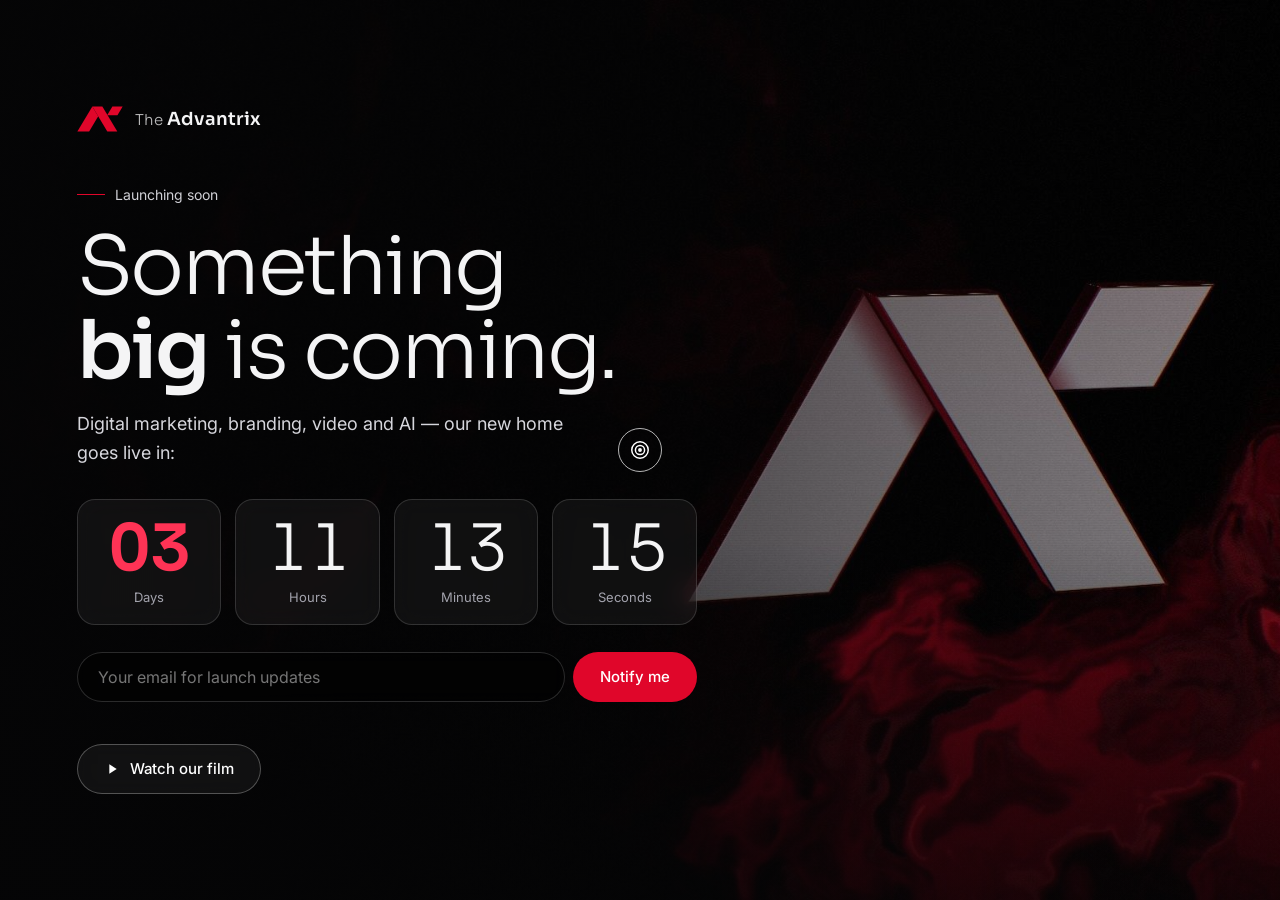
<file: index.html>
<!DOCTYPE html>
<html lang="en">
<head>
<meta charset="utf-8">
<meta name="viewport" content="width=device-width, initial-scale=1">
<title>The Advantrix — Digital Marketing Agency Launching Soon</title>
<meta name="description" content="The Advantrix — digital marketing, branding, video and AI. Launching soon.">
<meta name="theme-color" content="#050506">
<link rel="canonical" href="https://www.theadvantrix.com/">
<link rel="icon" href="favicon.ico" sizes="16x16 32x32 48x48 96x96">
<link rel="icon" href="favicon.svg" type="image/svg+xml" sizes="any">
<link rel="apple-touch-icon" href="assets/images/apple-touch-icon.png" sizes="180x180">

<meta property="og:type" content="website">
<meta property="og:site_name" content="The Advantrix">
<meta property="og:locale" content="en_IN">
<meta property="og:url" content="https://www.theadvantrix.com/">
<meta property="og:title" content="The Advantrix — Digital Marketing Agency Launching Soon">
<meta property="og:description" content="The Advantrix — digital marketing, branding, video and AI. Launching soon.">
<meta property="og:image" content="https://www.theadvantrix.com/assets/images/coming-soon-social.jpg">
<meta property="og:image:type" content="image/jpeg">
<meta property="og:image:width" content="1200">
<meta property="og:image:height" content="630">
<meta property="og:image:alt" content="The Advantrix logo beside the headline ‘Something big is coming.’ and the call to action ‘Watch our film’.">

<meta name="twitter:card" content="summary_large_image">
<meta name="twitter:title" content="The Advantrix — Digital Marketing Agency Launching Soon">
<meta name="twitter:description" content="The Advantrix — digital marketing, branding, video and AI. Launching soon.">
<meta name="twitter:image" content="https://www.theadvantrix.com/assets/images/coming-soon-social.jpg">
<meta name="twitter:image:alt" content="The Advantrix logo beside the headline ‘Something big is coming.’ and the call to action ‘Watch our film’.">

<link rel="preconnect" href="https://fonts.googleapis.com"><link rel="preconnect" href="https://fonts.gstatic.com" crossorigin>
<link href="https://fonts.googleapis.com/css2?family=Sora:wght@300;600&family=Inter:wght@400;500&display=swap" rel="stylesheet">
<link rel="stylesheet" href="assets/css/coming-soon.css">
<script src="assets/js/coming-soon.js" defer></script>
</head>
<body>
<main class="soon">
  <video class="bg" src="assets/videos/hero-loop.mp4" poster="assets/images/hero-loop.jpg" autoplay muted loop playsinline aria-hidden="true"></video>
  <div class="in">
    <div class="brand"><svg viewBox="-390 -216 780 432" aria-hidden="true"><polygon fill="currentColor" points="-384,212 -184,212 -30,-45 -130,-211"/><polygon fill="currentColor" points="210,-211 385,-211 296,-63 121,-63"/><polygon fill="currentColor" points="-130,-211 40,-211 294,212 124,212"/></svg><span><small>The</small> Advantrix</span></div>
    <span class="tag">Launching soon</span>
    <h1>Something <b>big</b> is coming.</h1>
    <p class="lead">Digital marketing, branding, video and AI — our new home goes live in:</p>
    <div class="cd" role="timer" aria-live="off">
      <div><b id="d">10</b><span>Days</span></div>
      <div><b id="h">00</b><span>Hours</span></div>
      <div><b id="m">00</b><span>Minutes</span></div>
      <div><b id="s">00</b><span>Seconds</span></div>
    </div>
    <form id="f" novalidate><label class="sr" for="em">Email for launch updates</label><input id="em" type="email" placeholder="Your email for launch updates" autocomplete="email"><button class="btn" type="submit">Notify me</button></form>
    <p class="msg" id="msg" role="status"></p>
    <div class="extra"><button class="btn line" id="play"><svg viewBox="0 0 24 24" fill="currentColor"><path d="M8 5v14l11-7z"/></svg>Watch our film</button></div>
  </div>
</main>
<dialog id="film"><button id="x" aria-label="Close film">×</button><video id="fv" src="assets/videos/film.mp4" poster="assets/images/film.jpg" controls playsinline preload="none"></video></dialog>
<div id="cur" aria-hidden="true"><div class="ring"></div><div class="ico" id="ci"></div></div>
</body>
</html>
</file>
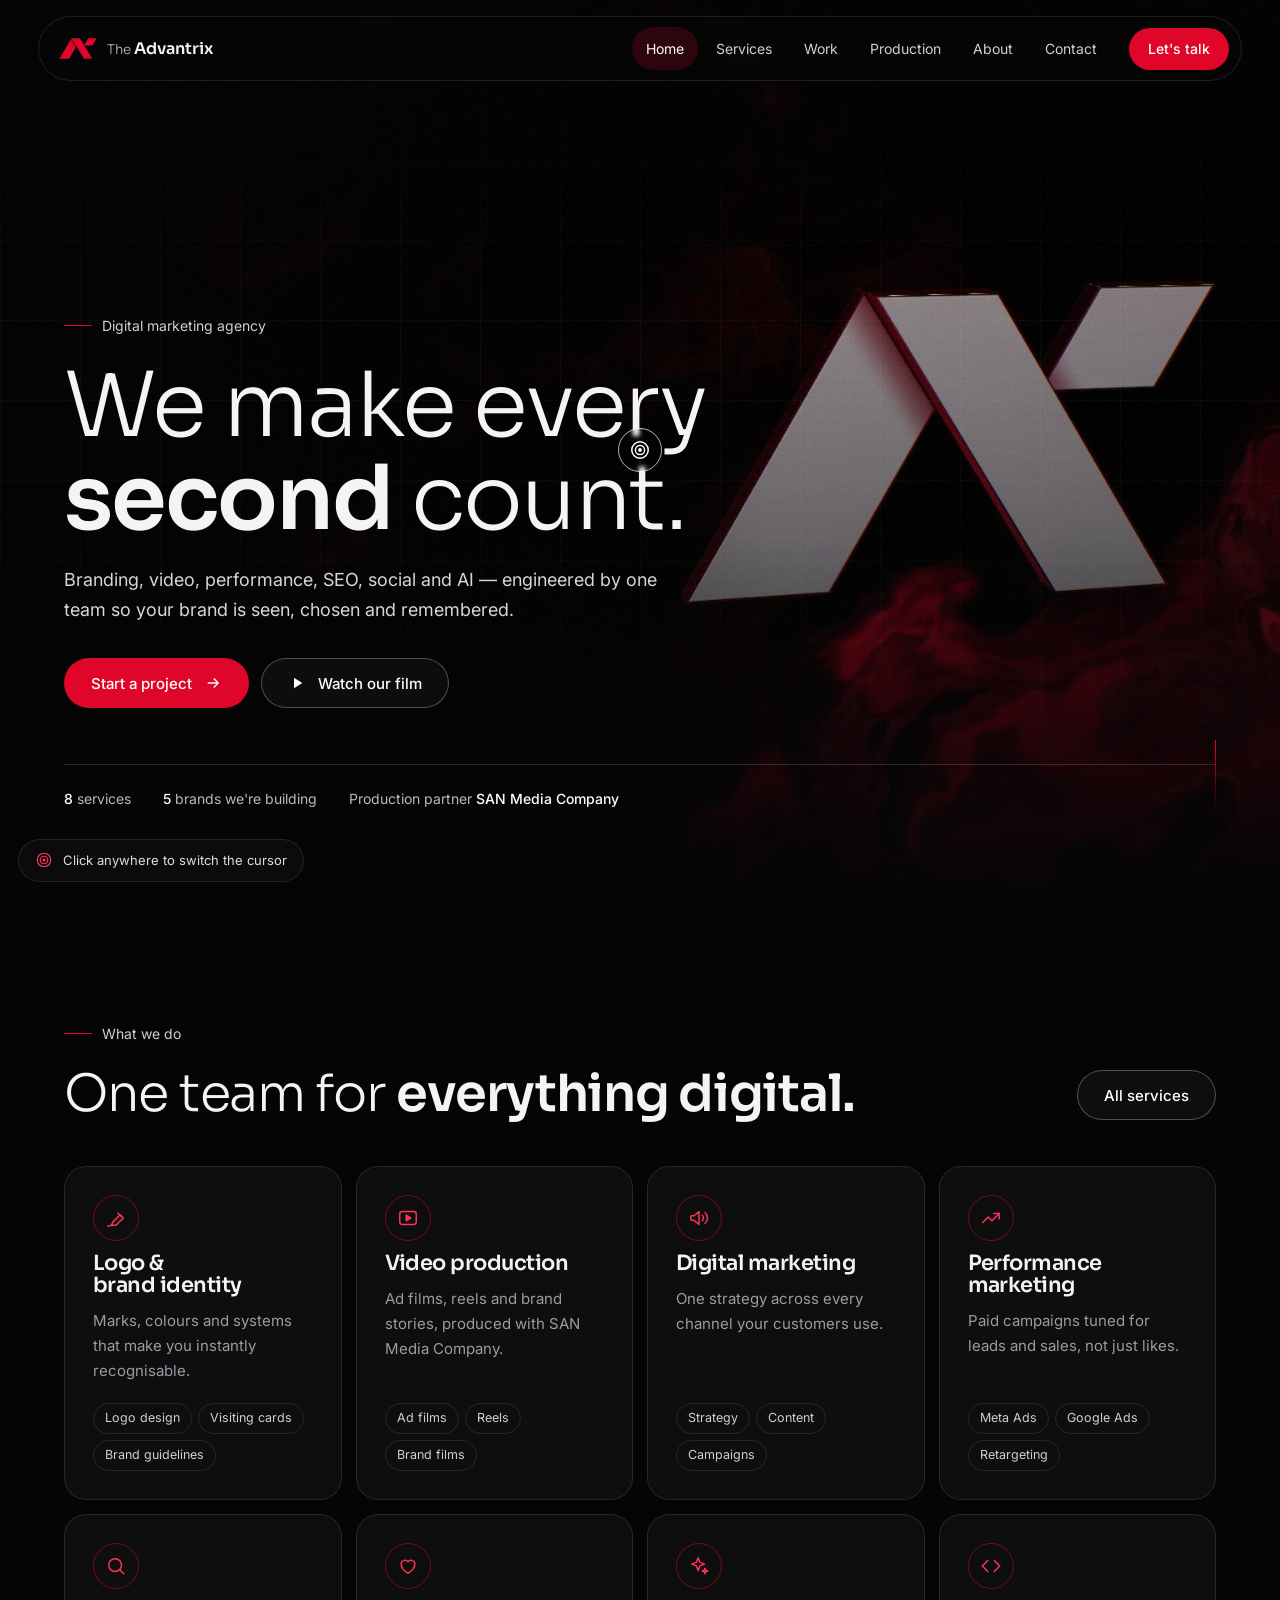
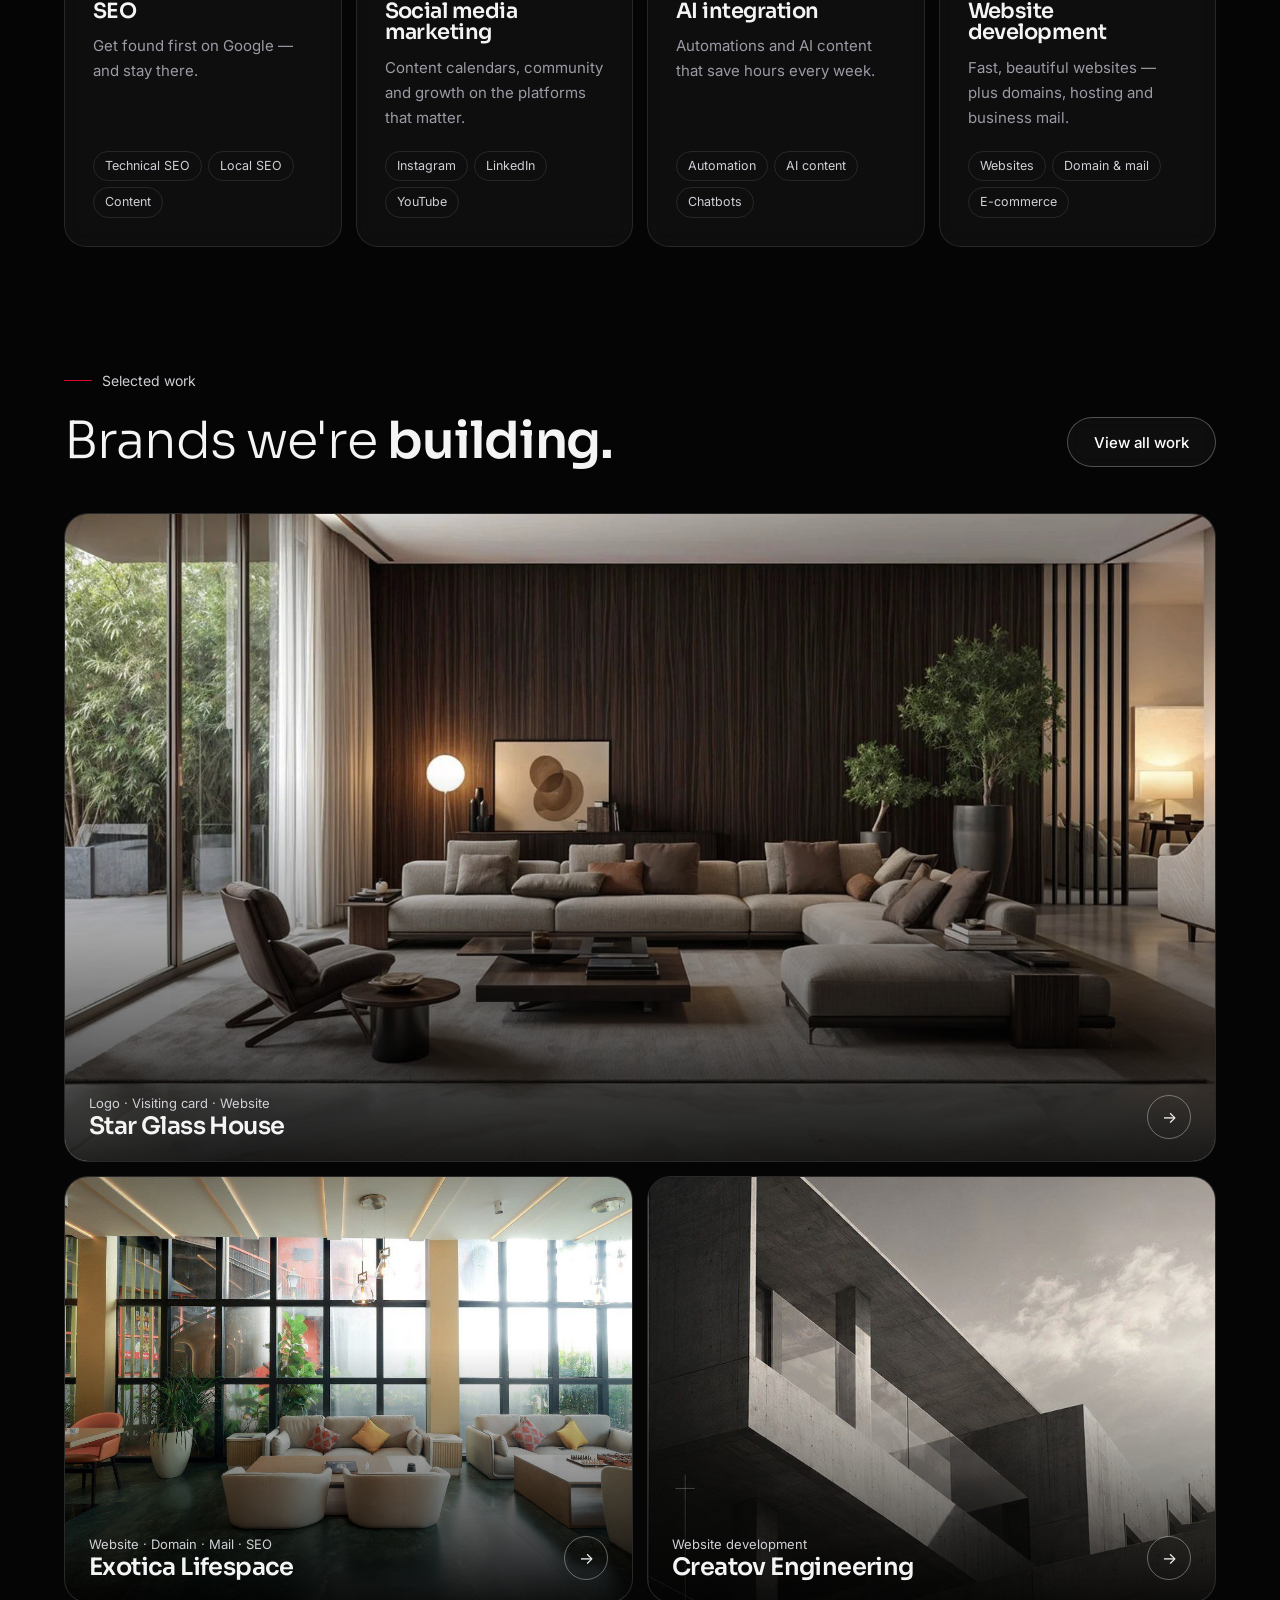
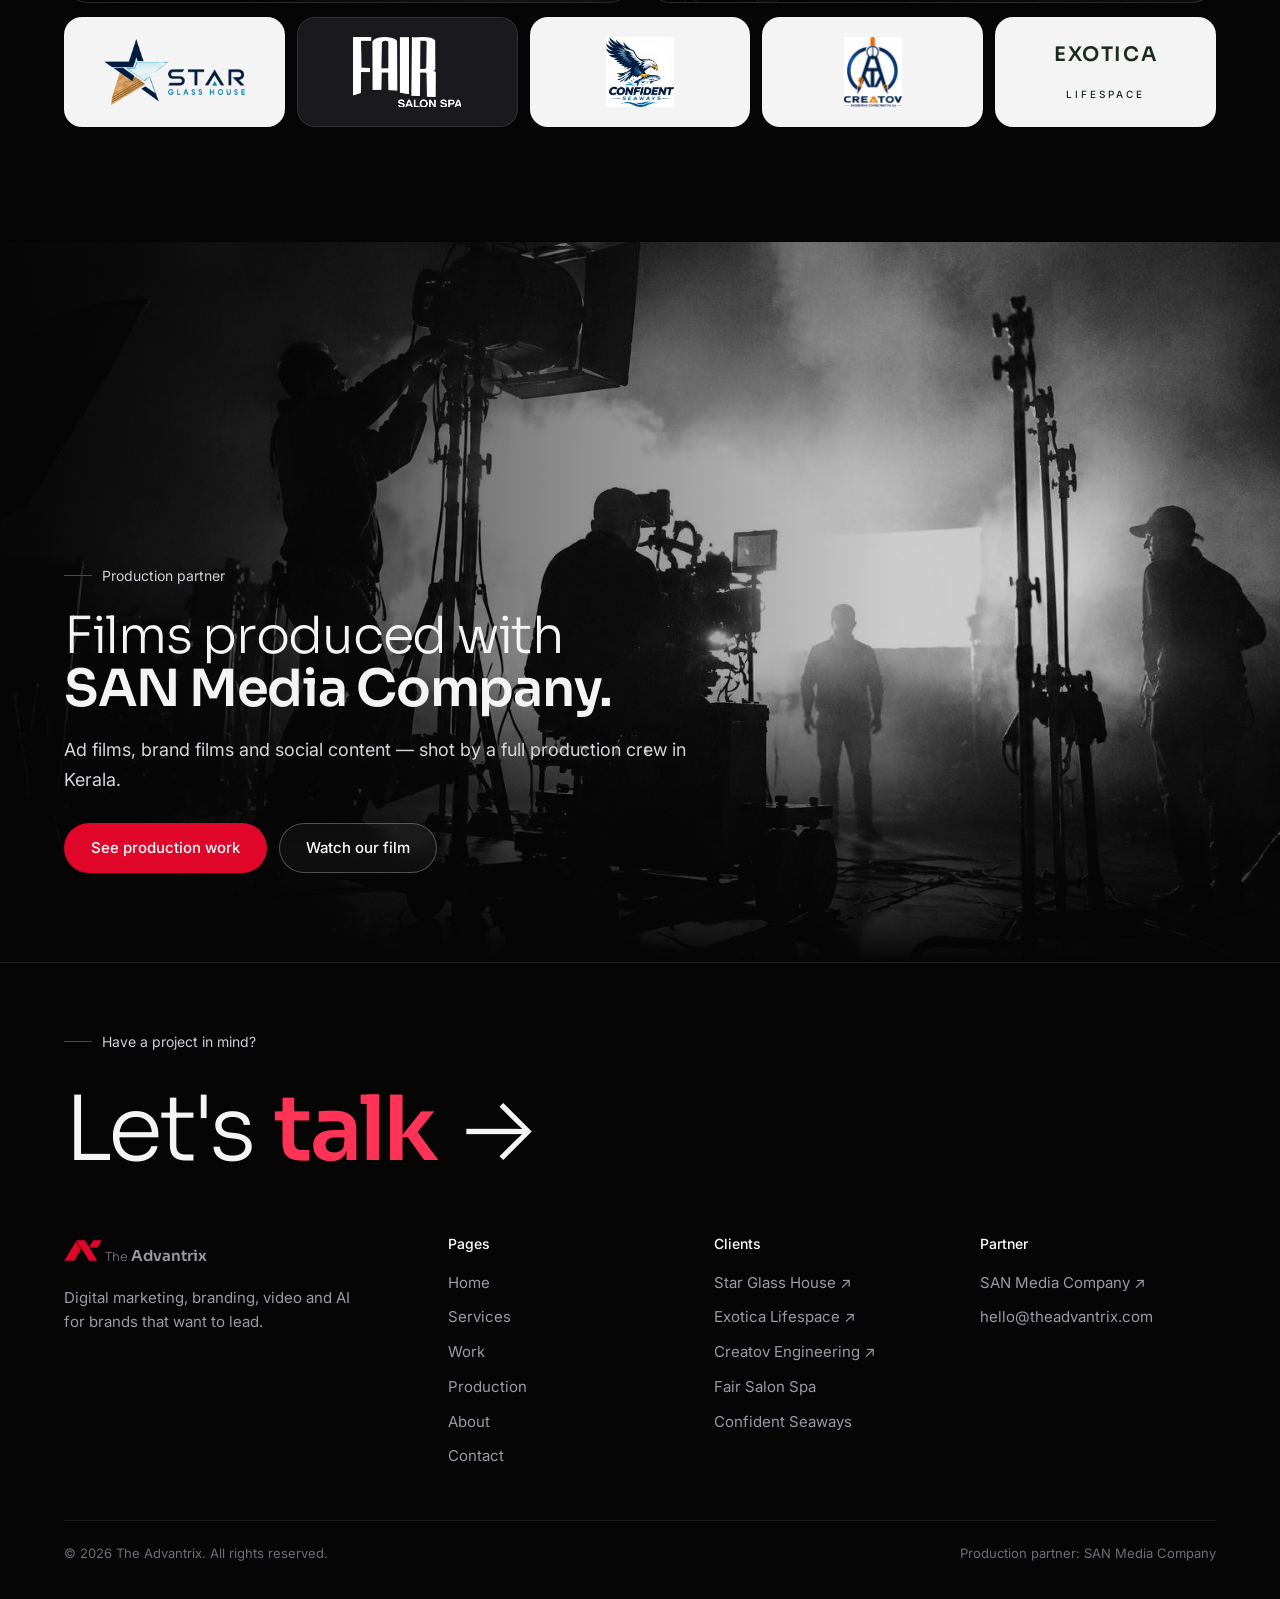
<file: website/index.html>
<!DOCTYPE html>
<html lang="en">

<head>
  <meta charset="utf-8">
  <meta name="viewport" content="width=device-width, initial-scale=1">
  <title>The Advantrix — Digital Marketing Agency</title>
  <meta name="description" content="The Advantrix — digital marketing, branding, video production, SEO, social media, AI integration and website development. Production partner: SAN Media Company.">
  <link rel="preconnect" href="https://fonts.googleapis.com">
  <link rel="preconnect" href="https://fonts.gstatic.com" crossorigin>
  <link
    href="https://fonts.googleapis.com/css2?family=Sora:wght@300;400;600;700&family=Inter:wght@400;500;600&display=swap"
    rel="stylesheet">
  <link rel="stylesheet" href="assets/css/main.css">
  <script src="assets/js/legacy-links.js" defer></script>
  <script src="assets/js/main.js" defer></script>
  <script src="assets/js/film.js" defer></script>
</head>

<body>
  <header class="nav" id="nav">
    <a class="brand" href="index.html" aria-label="The Advantrix — home">
      <img src="assets/images/site/brand-mark.svg" width="38" height="21" alt="">
      <span><small>The</small> Advantrix</span></a>
    <nav class="links" id="links" aria-label="Primary">
      <a href="index.html" class="on" aria-current="page">Home</a>
      <a href="pages/services.html">Services</a>
      <a href="pages/work.html">Work</a>
      <a href="pages/production.html">Production</a>
      <a href="pages/about.html">About</a>
      <a href="pages/contact.html">Contact</a>
    </nav>
    <a class="btn red" href="pages/contact.html">Let's talk</a>
    <button class="menu" id="menu" type="button" aria-label="Menu" aria-controls="links" aria-expanded="false"><svg width="20" height="20"
        viewBox="0 0 24 24" fill="none" stroke="currentColor" stroke-width="1.8" stroke-linecap="round">
        <path d="M4 8h16M4 16h16" />
      </svg></button>
  </header>

  <main class="page" id="home">
    <div class="hero">
      <div class="media"><video src="assets/videos/hero-loop.mp4" poster="assets/images/site/hero-loop.jpg" autoplay muted loop playsinline></video></div>
      <div class="in">
        <span class="tag">Digital marketing agency</span>
        <h1>We make every <b>second</b> count.</h1>
        <p class="lead">Branding, video, performance, SEO, social and AI — engineered by one team so your brand is seen,
          chosen and remembered.</p>
        <div class="cta"><a class="btn red" href="pages/contact.html">Start a project <svg viewBox="0 0 24 24" fill="none"
              stroke="currentColor" stroke-width="1.8">
              <path d="M5 12h14M13 6l6 6-6 6" />
            </svg></a><button class="btn line" type="button" data-film><svg viewBox="0 0 24 24" fill="currentColor">
              <path d="M8 5v14l11-7z" />
            </svg>Watch our film</button></div>
        <div class="meta"><span><b>8</b> services</span><span><b>5</b> brands we're building</span><span>Production
            partner <b>SAN Media Company</b></span></div>
      </div>
      <div class="scroll"></div>
    </div>

    <div class="band">
      <div class="wrap">
        <div class="head rv">
          <div><span class="tag">What we do</span>
            <h2>One team for <b>everything digital.</b></h2>
          </div><a class="btn line" href="pages/services.html">All services</a>
        </div>
        <div class="grid g4" id="svcHome">
          <article class="glass svc rv">
            <div class="ic"><svg viewBox="0 0 24 24" fill="none" stroke="currentColor" stroke-width="1.6"
                stroke-linecap="round" stroke-linejoin="round" aria-hidden="true"><path d="M12 20l8-8-3.5-3.5-8 8L7 20z"/><path d="M14 6.5 17.5 10M3 21l4-1"/></svg></div>
            <h3>Logo &amp; brand identity</h3>
            <p>Marks, colours and systems that make you instantly recognisable.</p>
            <div class="chips"><span>Logo design</span><span>Visiting cards</span><span>Brand guidelines</span></div>
          </article>
          <article class="glass svc rv">
            <div class="ic"><svg viewBox="0 0 24 24" fill="none" stroke="currentColor" stroke-width="1.6"
                stroke-linecap="round" stroke-linejoin="round" aria-hidden="true"><rect x="3" y="5" width="18" height="14" rx="3"/><path d="M10 9v6l5-3z" fill="currentColor"/></svg></div>
            <h3>Video production</h3>
            <p>Ad films, reels and brand stories, produced with SAN Media Company.</p>
            <div class="chips"><span>Ad films</span><span>Reels</span><span>Brand films</span></div>
          </article>
          <article class="glass svc rv">
            <div class="ic"><svg viewBox="0 0 24 24" fill="none" stroke="currentColor" stroke-width="1.6"
                stroke-linecap="round" stroke-linejoin="round" aria-hidden="true"><path d="M3 10.5v3a1 1 0 0 0 1 1h2.5L12 19V5L6.5 9.5H4a1 1 0 0 0-1 1z"/><path d="M15.5 9a4 4 0 0 1 0 6M18.5 6a8 8 0 0 1 0 12"/></svg></div>
            <h3>Digital marketing</h3>
            <p>One strategy across every channel your customers use.</p>
            <div class="chips"><span>Strategy</span><span>Content</span><span>Campaigns</span></div>
          </article>
          <article class="glass svc rv">
            <div class="ic"><svg viewBox="0 0 24 24" fill="none" stroke="currentColor" stroke-width="1.6"
                stroke-linecap="round" stroke-linejoin="round" aria-hidden="true"><path d="M3 17l6-6 4 4 8-8"/><path d="M15 7h6v6"/></svg></div>
            <h3>Performance marketing</h3>
            <p>Paid campaigns tuned for leads and sales, not just likes.</p>
            <div class="chips"><span>Meta Ads</span><span>Google Ads</span><span>Retargeting</span></div>
          </article>
          <article class="glass svc rv">
            <div class="ic"><svg viewBox="0 0 24 24" fill="none" stroke="currentColor" stroke-width="1.6"
                stroke-linecap="round" stroke-linejoin="round" aria-hidden="true"><circle cx="11" cy="11" r="7"/><path d="M20.5 20.5 16 16"/></svg></div>
            <h3>SEO</h3>
            <p>Get found first on Google — and stay there.</p>
            <div class="chips"><span>Technical SEO</span><span>Local SEO</span><span>Content</span></div>
          </article>
          <article class="glass svc rv">
            <div class="ic"><svg viewBox="0 0 24 24" fill="none" stroke="currentColor" stroke-width="1.6"
                stroke-linecap="round" stroke-linejoin="round" aria-hidden="true"><path d="M12 20s-7.5-4.6-7.5-10.2A4.2 4.2 0 0 1 12 7.3a4.2 4.2 0 0 1 7.5 2.5C19.5 15.4 12 20 12 20z"/></svg></div>
            <h3>Social media marketing</h3>
            <p>Content calendars, community and growth on the platforms that matter.</p>
            <div class="chips"><span>Instagram</span><span>LinkedIn</span><span>YouTube</span></div>
          </article>
          <article class="glass svc rv">
            <div class="ic"><svg viewBox="0 0 24 24" fill="none" stroke="currentColor" stroke-width="1.6"
                stroke-linecap="round" stroke-linejoin="round" aria-hidden="true"><path d="M11 3l1.9 5.1L18 10l-5.1 1.9L11 17l-1.9-5.1L4 10l5.1-1.9z"/><path d="M18.5 14.5l.8 2.2 2.2.8-2.2.8-.8 2.2-.8-2.2-2.2-.8 2.2-.8z"/></svg></div>
            <h3>AI integration</h3>
            <p>Automations and AI content that save hours every week.</p>
            <div class="chips"><span>Automation</span><span>AI content</span><span>Chatbots</span></div>
          </article>
          <article class="glass svc rv">
            <div class="ic"><svg viewBox="0 0 24 24" fill="none" stroke="currentColor" stroke-width="1.6"
                stroke-linecap="round" stroke-linejoin="round" aria-hidden="true"><path d="M8.5 6 2.5 12l6 6M15.5 6l6 6-6 6"/></svg></div>
            <h3>Website development</h3>
            <p>Fast, beautiful websites — plus domains, hosting and business mail.</p>
            <div class="chips"><span>Websites</span><span>Domain &amp; mail</span><span>E-commerce</span></div>
          </article>
        </div>
      </div>
    </div>

    <div class="band band-flush-top">
      <div class="wrap">
        <div class="head rv">
          <div><span class="tag">Selected work</span>
            <h2>Brands we're <b>building.</b></h2>
          </div><a class="btn line" href="pages/work.html">View all work</a>
        </div>
        <div class="grid g2">
          <a class="tile big rv" href="pages/projects/starglass.html"><img src="assets/images/projects/starglass/sg-hero.jpg"
              alt="Modern glass-walled living room — Star Glass House">
            <div class="cap">
              <div><small>Logo · Visiting card · Website</small>
                <h3>Star Glass House</h3>
              </div><span class="arr">→</span>
            </div>
          </a>
          <a class="tile rv" href="pages/projects/exotica.html"><img src="assets/images/projects/exotica/ex-detour2.jpg"
              alt="Bright lounge interior by Exotica Lifespace">
            <div class="cap">
              <div><small>Website · Domain · Mail · SEO</small>
                <h3>Exotica Lifespace</h3>
              </div><span class="arr">→</span>
            </div>
          </a>
          <a class="tile rv" href="pages/projects/creatov.html"><img src="assets/images/projects/creatov/cr-architecture.jpg"
              alt="Modern concrete architecture — Creatov Engineering">
            <div class="cap">
              <div><small>Website development</small>
                <h3>Creatov Engineering</h3>
              </div><span class="arr">→</span>
            </div>
          </a>
        </div>
        <div class="logos rv">
          <div class="lg"><img src="assets/images/projects/starglass/logo-starglass.png" alt="Star Glass House logo"></div>
          <div class="lg dark"><img src="assets/images/projects/fair/logo-fair.png" alt="Fair Salon Spa logo"></div>
          <div class="lg"><img src="assets/images/projects/seaways/logo-seaways.jpg" alt="Confident Seaways logo"></div>
          <div class="lg"><img src="assets/images/projects/creatov/logo-creatov.png" alt="Creatov Engineering Consultancy logo"></div>
          <div class="lg word">EXOTICA<small>LIFESPACE</small></div>
        </div>
      </div>
    </div>

    <div class="bleed"><img src="assets/images/production/sm-production.jpg" alt="Film crew on set under studio lights — SAN Media Company">
      <div class="wrap rv"><span class="tag">Production partner</span>
        <h2>Films produced with <b>SAN Media Company.</b></h2>
        <p class="lead">Ad films, brand films and social content — shot by a full production crew
          in Kerala.</p>
        <div class="cta"><a class="btn red"
            href="pages/production.html">See production work</a><button class="btn line" type="button" data-film>Watch our film</button></div>
      </div>
    </div>
  </main>

  <footer>
    <div class="wrap">
      <span class="tag">Have a project in mind?</span><br>
      <a class="big-cta" href="pages/contact.html">Let's <b>talk</b> →</a>
      <div class="foot">
        <div>
          <a class="brand" href="index.html">
            <img src="assets/images/site/brand-mark.svg" width="38" height="21" alt="">
            <span><small>The</small> Advantrix</span></a>
          <p>Digital marketing, branding, video and AI for brands that want to lead.</p>
        </div>
        <div>
          <h4>Pages</h4><a href="index.html">Home</a><a href="pages/services.html">Services</a><a href="pages/work.html">Work</a><a
            href="pages/production.html">Production</a><a href="pages/about.html">About</a><a href="pages/contact.html">Contact</a>
        </div>
        <div>
          <h4>Clients</h4><a href="https://starglasshouse.com/" target="_blank" rel="noopener">Star Glass House ↗</a><a
            href="https://exoticalifespace.com/" target="_blank" rel="noopener">Exotica Lifespace ↗</a><a
            href="https://www.creatovec.com/" target="_blank" rel="noopener">Creatov Engineering ↗</a><a
            href="pages/projects/fair.html">Fair Salon Spa</a><a href="pages/projects/seaways.html">Confident Seaways</a>
        </div>
        <div>
          <h4>Partner</h4><a href="https://sanmediacompany.in/" target="_blank" rel="noopener">SAN Media Company ↗</a><a
            href="pages/contact.html">hello@theadvantrix.com</a>
        </div>
      </div>
      <div class="legal"><span>© 2026 The Advantrix. All rights reserved.</span><span>Production partner: SAN Media
          Company</span></div>
    </div>
  </footer>

  <dialog id="film"><button id="filmx" type="button" aria-label="Close film">×</button><video id="filmv" src="assets/videos/film.mp4"
      poster="assets/images/production/film.jpg" controls playsinline preload="none"></video></dialog>
  <div id="cur" aria-hidden="true">
    <div class="ring"></div>
    <div class="ico" id="curi"></div>
    <div class="lbl" id="curl"></div>
  </div>
  <div class="hint" id="hint"><i id="hinti"></i>Click anywhere to switch the cursor</div>
</body>

</html>
</file>
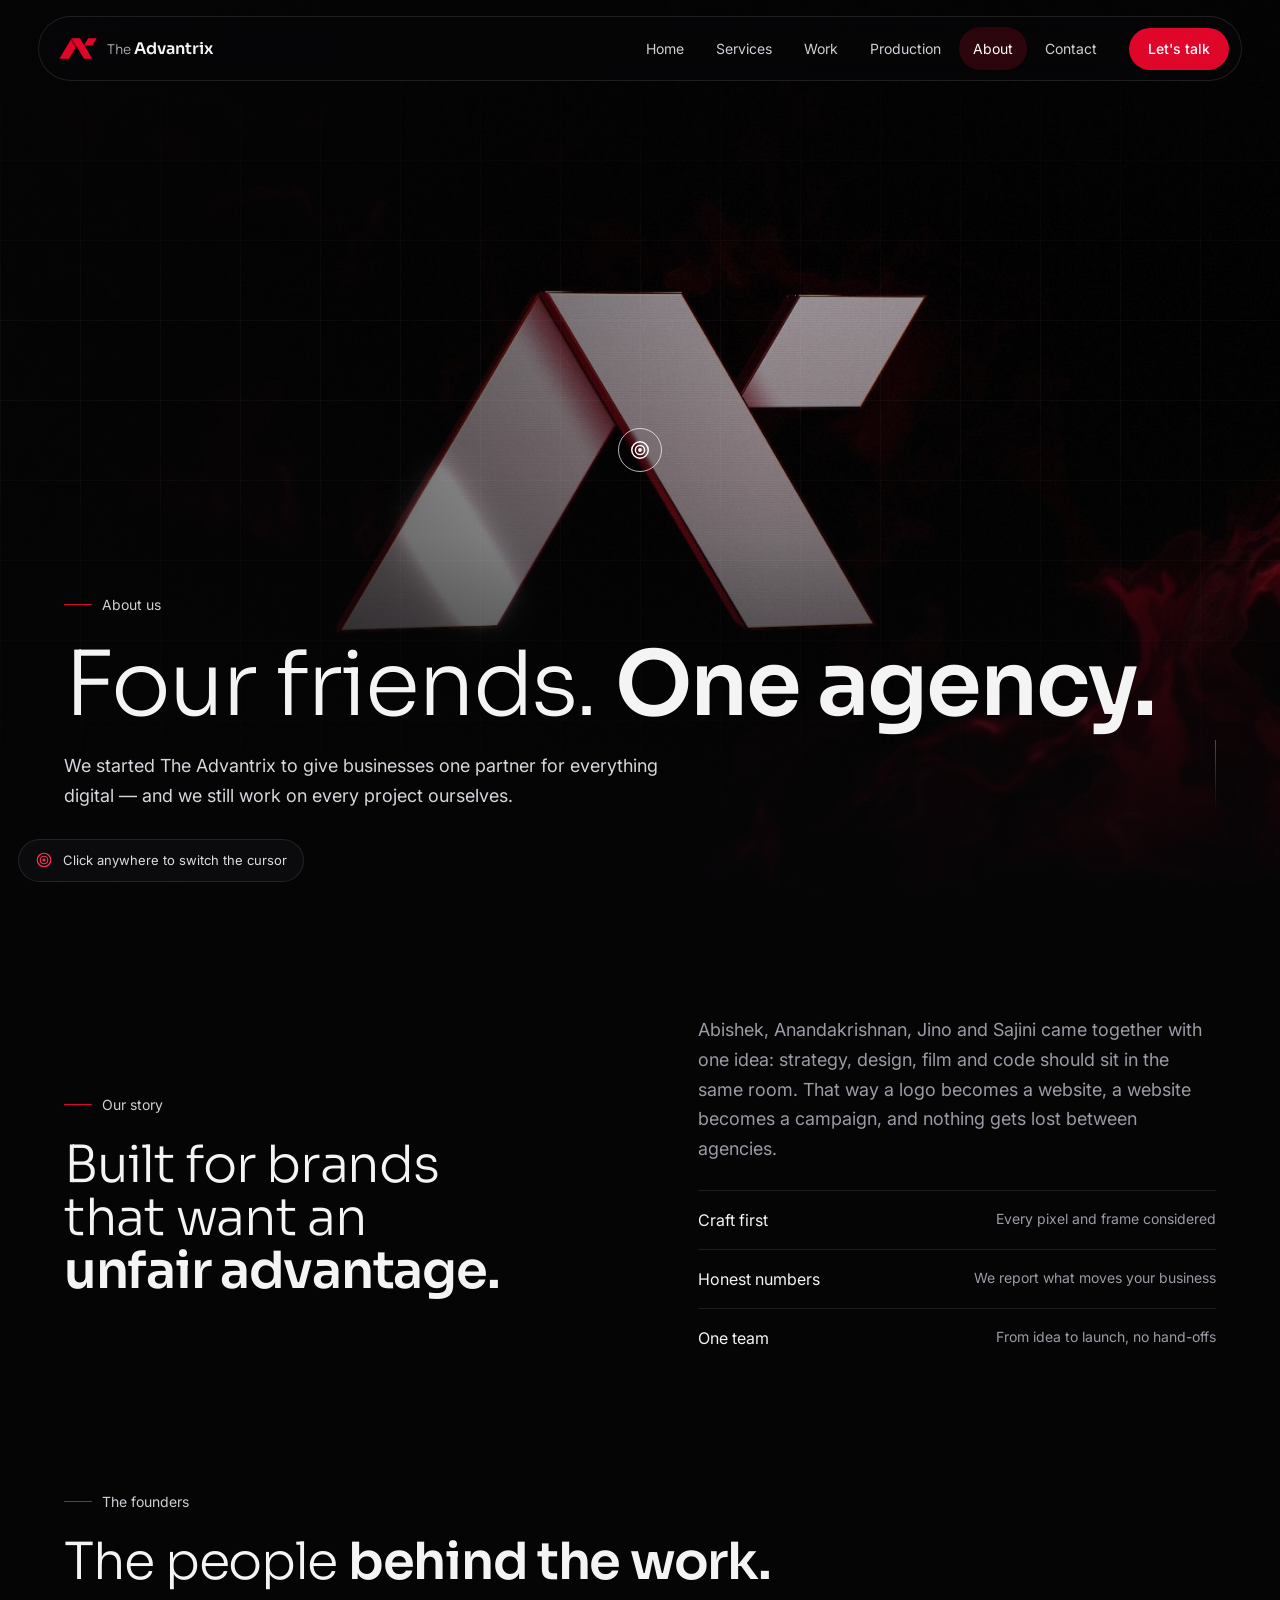
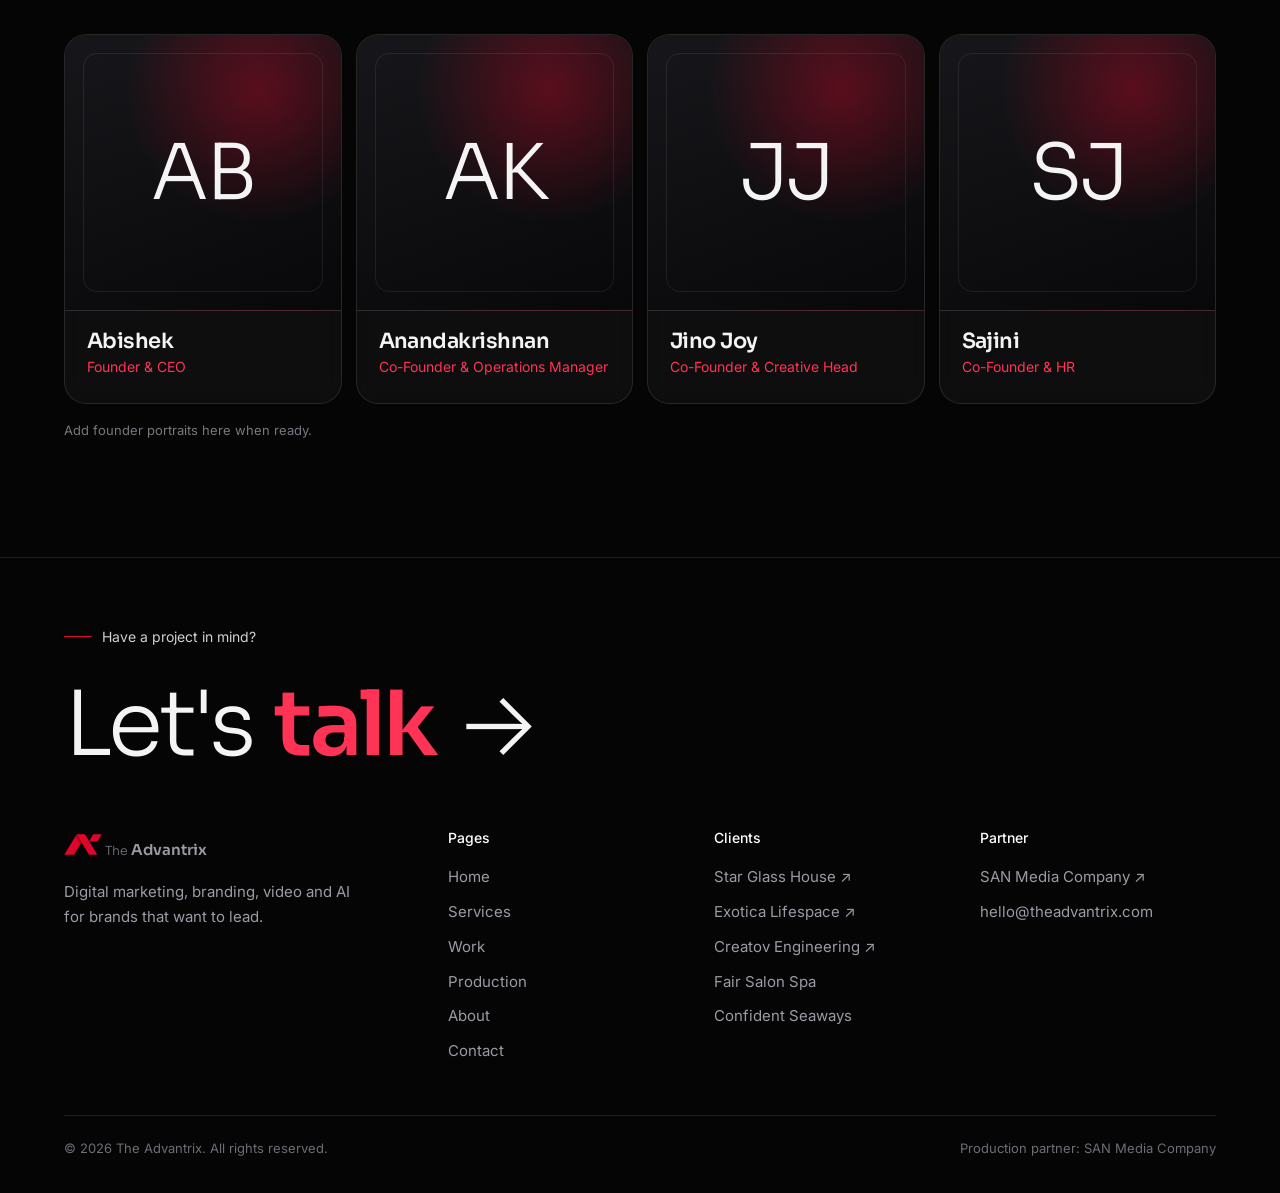
<file: pages/about.html>
<!DOCTYPE html>
<html lang="en">

<head>
  <meta charset="utf-8">
  <meta name="viewport" content="width=device-width, initial-scale=1">
  <title>About — The Advantrix</title>
  <meta name="description" content="Meet the four founders behind The Advantrix, a digital marketing agency that brings strategy, design, film and code together.">
  <link rel="preconnect" href="https://fonts.googleapis.com">
  <link rel="preconnect" href="https://fonts.gstatic.com" crossorigin>
  <link
    href="https://fonts.googleapis.com/css2?family=Sora:wght@300;400;600;700&family=Inter:wght@400;500;600&display=swap"
    rel="stylesheet">
  <link rel="stylesheet" href="../assets/css/main.css">
  <link rel="stylesheet" href="../assets/css/about.css">
  <script src="../assets/js/main.js" defer></script>
</head>

<body>
  <header class="nav" id="nav">
    <a class="brand" href="../index.html" aria-label="The Advantrix — home">
      <img src="../assets/images/site/brand-mark.svg" width="38" height="21" alt="">
      <span><small>The</small> Advantrix</span></a>
    <nav class="links" id="links" aria-label="Primary">
      <a href="../index.html">Home</a>
      <a href="services.html">Services</a>
      <a href="work.html">Work</a>
      <a href="production.html">Production</a>
      <a href="about.html" class="on" aria-current="page">About</a>
      <a href="contact.html">Contact</a>
    </nav>
    <a class="btn red" href="contact.html">Let's talk</a>
    <button class="menu" id="menu" type="button" aria-label="Menu" aria-controls="links" aria-expanded="false"><svg width="20" height="20"
        viewBox="0 0 24 24" fill="none" stroke="currentColor" stroke-width="1.8" stroke-linecap="round">
        <path d="M4 8h16M4 16h16" />
      </svg></button>
  </header>

  <main class="page">
    <div class="hero">
      <div class="media"><img src="../assets/images/site/about-hero.jpg" alt="The Advantrix mark in glossy 3D"></div>
      <div class="in"><span class="tag">About us</span>
        <h1>Four friends. <b>One agency.</b></h1>
        <p class="lead">We started The Advantrix to give businesses one partner for everything digital — and we still
          work on every project ourselves.</p>
      </div>
      <div class="scroll"></div>
    </div>
    <div class="band">
      <div class="wrap split">
        <div class="rv"><span class="tag">Our story</span>
          <h2>Built for brands that want an <b>unfair advantage.</b></h2>
        </div>
        <div class="rv">
          <p class="lead story-intro">Abishek, Anandakrishnan, Jino and Sajini came together with one idea:
            strategy, design, film and code should sit in the same room. That way a logo becomes a website, a website
            becomes a campaign, and nothing gets lost between agencies.</p>
          <ul class="list">
            <li>Craft first <span>Every pixel and frame considered</span></li>
            <li>Honest numbers <span>We report what moves your business</span></li>
            <li>One team <span>From idea to launch, no hand-offs</span></li>
          </ul>
        </div>
      </div>
    </div>
    <div class="band band-flush-top">
      <div class="wrap">
        <div class="head rv">
          <div><span class="tag">The founders</span>
            <h2>The people <b>behind the work.</b></h2>
          </div>
        </div>
        <div class="grid g4" id="team">
          <article class="glass mem rv">
            <div class="mono"><b>AB</b></div>
            <div class="t"><h3>Abishek</h3><span>Founder &amp; CEO</span></div>
          </article>
          <article class="glass mem rv">
            <div class="mono"><b>AK</b></div>
            <div class="t"><h3>Anandakrishnan</h3><span>Co-Founder &amp; Operations Manager</span></div>
          </article>
          <article class="glass mem rv">
            <div class="mono"><b>JJ</b></div>
            <div class="t"><h3>Jino Joy</h3><span>Co-Founder &amp; Creative Head</span></div>
          </article>
          <article class="glass mem rv">
            <div class="mono"><b>SJ</b></div>
            <div class="t"><h3>Sajini</h3><span>Co-Founder &amp; HR</span></div>
          </article>
        </div>
        <p class="note">Add founder portraits here when ready.</p>
      </div>
    </div>
  </main>

  <footer>
    <div class="wrap">
      <span class="tag">Have a project in mind?</span><br>
      <a class="big-cta" href="contact.html">Let's <b>talk</b> →</a>
      <div class="foot">
        <div>
          <a class="brand" href="../index.html">
            <img src="../assets/images/site/brand-mark.svg" width="38" height="21" alt="">
            <span><small>The</small> Advantrix</span></a>
          <p>Digital marketing, branding, video and AI for brands that want to lead.</p>
        </div>
        <div>
          <h4>Pages</h4><a href="../index.html">Home</a><a href="services.html">Services</a><a href="work.html">Work</a><a
            href="production.html">Production</a><a href="about.html">About</a><a href="contact.html">Contact</a>
        </div>
        <div>
          <h4>Clients</h4><a href="https://starglasshouse.com/" target="_blank" rel="noopener">Star Glass House ↗</a><a
            href="https://exoticalifespace.com/" target="_blank" rel="noopener">Exotica Lifespace ↗</a><a
            href="https://www.creatovec.com/" target="_blank" rel="noopener">Creatov Engineering ↗</a><a
            href="projects/fair.html">Fair Salon Spa</a><a href="projects/seaways.html">Confident Seaways</a>
        </div>
        <div>
          <h4>Partner</h4><a href="https://sanmediacompany.in/" target="_blank" rel="noopener">SAN Media Company ↗</a><a
            href="contact.html">hello@theadvantrix.com</a>
        </div>
      </div>
      <div class="legal"><span>© 2026 The Advantrix. All rights reserved.</span><span>Production partner: SAN Media
          Company</span></div>
    </div>
  </footer>

  <div id="cur" aria-hidden="true">
    <div class="ring"></div>
    <div class="ico" id="curi"></div>
    <div class="lbl" id="curl"></div>
  </div>
  <div class="hint" id="hint"><i id="hinti"></i>Click anywhere to switch the cursor</div>
</body>

</html>
</file>
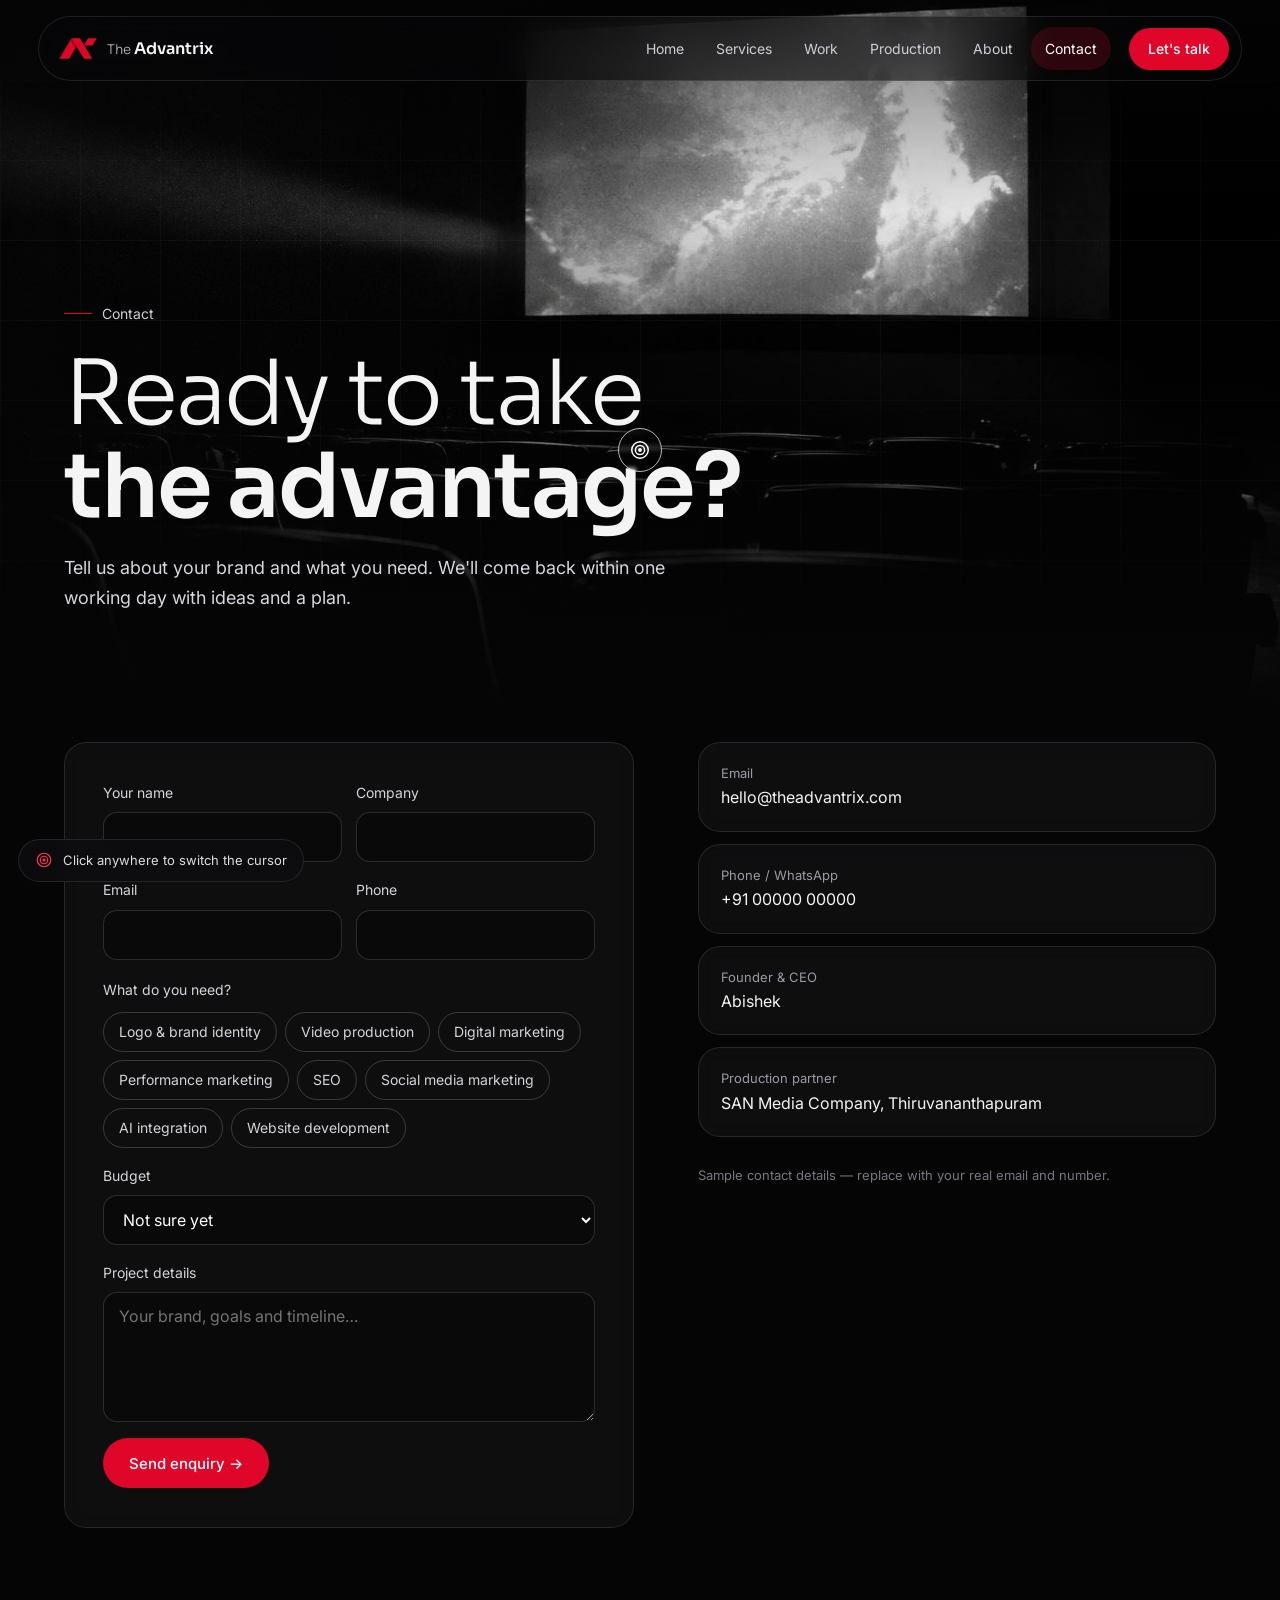
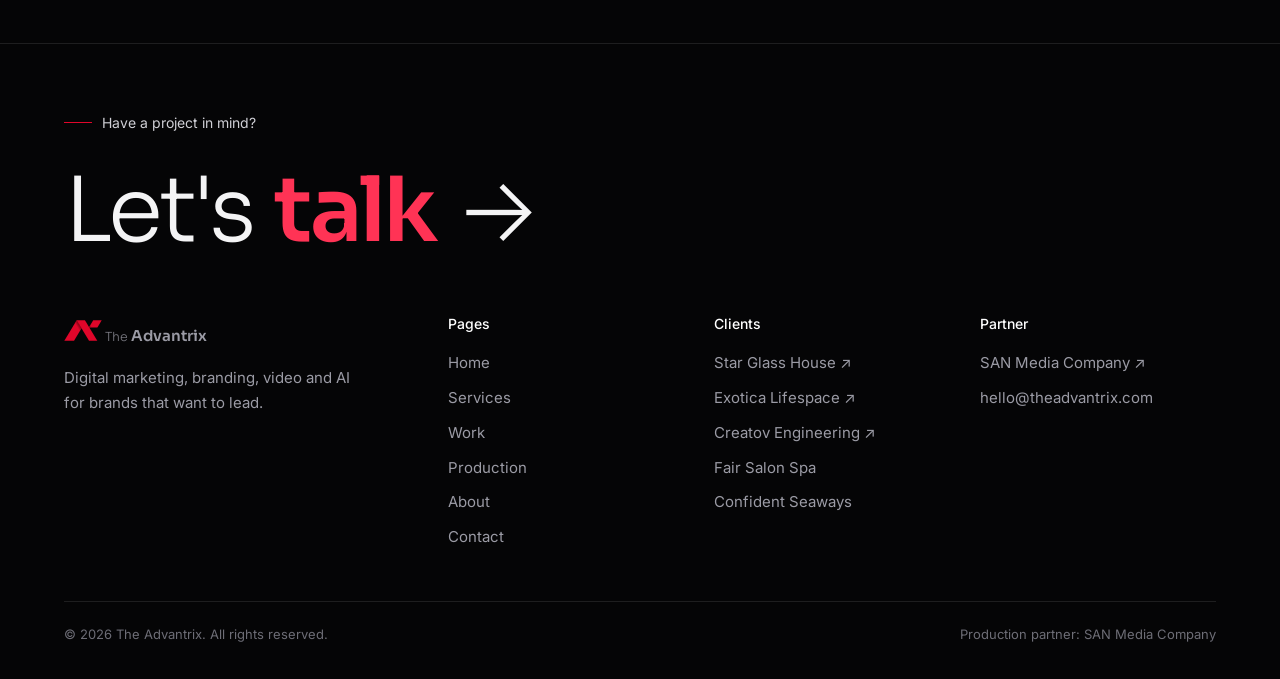
<file: pages/contact.html>
<!DOCTYPE html>
<html lang="en">

<head>
  <meta charset="utf-8">
  <meta name="viewport" content="width=device-width, initial-scale=1">
  <title>Contact — The Advantrix</title>
  <meta name="description" content="Contact The Advantrix to discuss your branding, digital marketing, website or video production project.">
  <link rel="preconnect" href="https://fonts.googleapis.com">
  <link rel="preconnect" href="https://fonts.gstatic.com" crossorigin>
  <link
    href="https://fonts.googleapis.com/css2?family=Sora:wght@300;400;600;700&family=Inter:wght@400;500;600&display=swap"
    rel="stylesheet">
  <link rel="stylesheet" href="../assets/css/main.css">
  <link rel="stylesheet" href="../assets/css/contact.css">
  <script src="../assets/js/main.js" defer></script>
  <script src="../assets/js/contact.js" defer></script>
</head>

<body>
  <header class="nav" id="nav">
    <a class="brand" href="../index.html" aria-label="The Advantrix — home">
      <img src="../assets/images/site/brand-mark.svg" width="38" height="21" alt="">
      <span><small>The</small> Advantrix</span></a>
    <nav class="links" id="links" aria-label="Primary">
      <a href="../index.html">Home</a>
      <a href="services.html">Services</a>
      <a href="work.html">Work</a>
      <a href="production.html">Production</a>
      <a href="about.html">About</a>
      <a href="contact.html" class="on" aria-current="page">Contact</a>
    </nav>
    <a class="btn red" href="contact.html">Let's talk</a>
    <button class="menu" id="menu" type="button" aria-label="Menu" aria-controls="links" aria-expanded="false"><svg width="20" height="20"
        viewBox="0 0 24 24" fill="none" stroke="currentColor" stroke-width="1.8" stroke-linecap="round">
        <path d="M4 8h16M4 16h16" />
      </svg></button>
  </header>

  <main class="page">
    <div class="hero contact-hero">
      <div class="media"><img src="../assets/images/production/sm-film.jpg" alt="Film playing in an empty cinema"></div>
      <div class="in"><span class="tag">Contact</span>
        <h1>Ready to take <b>the advantage?</b></h1>
        <p class="lead">Tell us about your brand and what you need. We'll come back within one working day with ideas
          and a plan.</p>
      </div>
    </div>
    <div class="band band-tight-top">
      <div class="wrap split contact-split">
        <form id="form" class="glass rv" novalidate>
          <div class="row"><label>Your name<input name="name" required autocomplete="name"></label><label>Company<input
                name="company" autocomplete="organization"></label></div>
          <div class="row"><label>Email<input name="email" type="email" required
                autocomplete="email"></label><label>Phone<input name="phone" type="tel" autocomplete="tel"></label>
          </div>
          <div><span class="service-pick-label" id="service-pick-label">What do you need?</span>
            <div class="pick" id="pick" role="group" aria-labelledby="service-pick-label">
              <input type="checkbox" id="p0" name="svc" value="Logo &amp; brand identity"><label for="p0">Logo &amp; brand identity</label>
              <input type="checkbox" id="p1" name="svc" value="Video production"><label for="p1">Video production</label>
              <input type="checkbox" id="p2" name="svc" value="Digital marketing"><label for="p2">Digital marketing</label>
              <input type="checkbox" id="p3" name="svc" value="Performance marketing"><label for="p3">Performance marketing</label>
              <input type="checkbox" id="p4" name="svc" value="SEO"><label for="p4">SEO</label>
              <input type="checkbox" id="p5" name="svc" value="Social media marketing"><label for="p5">Social media marketing</label>
              <input type="checkbox" id="p6" name="svc" value="AI integration"><label for="p6">AI integration</label>
              <input type="checkbox" id="p7" name="svc" value="Website development"><label for="p7">Website development</label>
            </div>
          </div>
          <label>Budget<select name="budget">
              <option>Not sure yet</option>
              <option>Under ₹50,000</option>
              <option>₹50,000 – ₹2 lakh</option>
              <option>₹2 – 5 lakh</option>
              <option>₹5 lakh+</option>
            </select></label>
          <label>Project details<textarea name="msg" placeholder="Your brand, goals and timeline…"></textarea></label>
          <button class="btn red contact-submit" type="submit" disabled>Send enquiry →</button>
          <div class="ok" id="ok" role="status"></div>
        </form>
        <div class="info rv">
          <div class="glass"><small>Email</small>hello@theadvantrix.com</div>
          <div class="glass"><small>Phone / WhatsApp</small>+91 00000 00000</div>
          <div class="glass"><small>Founder &amp; CEO</small>Abishek</div>
          <div class="glass"><small>Production partner</small>SAN Media Company, Thiruvananthapuram</div>
          <p class="note">Sample contact details — replace with your real email and number.</p>
        </div>
      </div>
    </div>
  </main>

  <footer>
    <div class="wrap">
      <span class="tag">Have a project in mind?</span><br>
      <a class="big-cta" href="contact.html">Let's <b>talk</b> →</a>
      <div class="foot">
        <div>
          <a class="brand" href="../index.html">
            <img src="../assets/images/site/brand-mark.svg" width="38" height="21" alt="">
            <span><small>The</small> Advantrix</span></a>
          <p>Digital marketing, branding, video and AI for brands that want to lead.</p>
        </div>
        <div>
          <h4>Pages</h4><a href="../index.html">Home</a><a href="services.html">Services</a><a href="work.html">Work</a><a
            href="production.html">Production</a><a href="about.html">About</a><a href="contact.html">Contact</a>
        </div>
        <div>
          <h4>Clients</h4><a href="https://starglasshouse.com/" target="_blank" rel="noopener">Star Glass House ↗</a><a
            href="https://exoticalifespace.com/" target="_blank" rel="noopener">Exotica Lifespace ↗</a><a
            href="https://www.creatovec.com/" target="_blank" rel="noopener">Creatov Engineering ↗</a><a
            href="projects/fair.html">Fair Salon Spa</a><a href="projects/seaways.html">Confident Seaways</a>
        </div>
        <div>
          <h4>Partner</h4><a href="https://sanmediacompany.in/" target="_blank" rel="noopener">SAN Media Company ↗</a><a
            href="contact.html">hello@theadvantrix.com</a>
        </div>
      </div>
      <div class="legal"><span>© 2026 The Advantrix. All rights reserved.</span><span>Production partner: SAN Media
          Company</span></div>
    </div>
  </footer>

  <div id="cur" aria-hidden="true">
    <div class="ring"></div>
    <div class="ico" id="curi"></div>
    <div class="lbl" id="curl"></div>
  </div>
  <div class="hint" id="hint"><i id="hinti"></i>Click anywhere to switch the cursor</div>
</body>

</html>
</file>
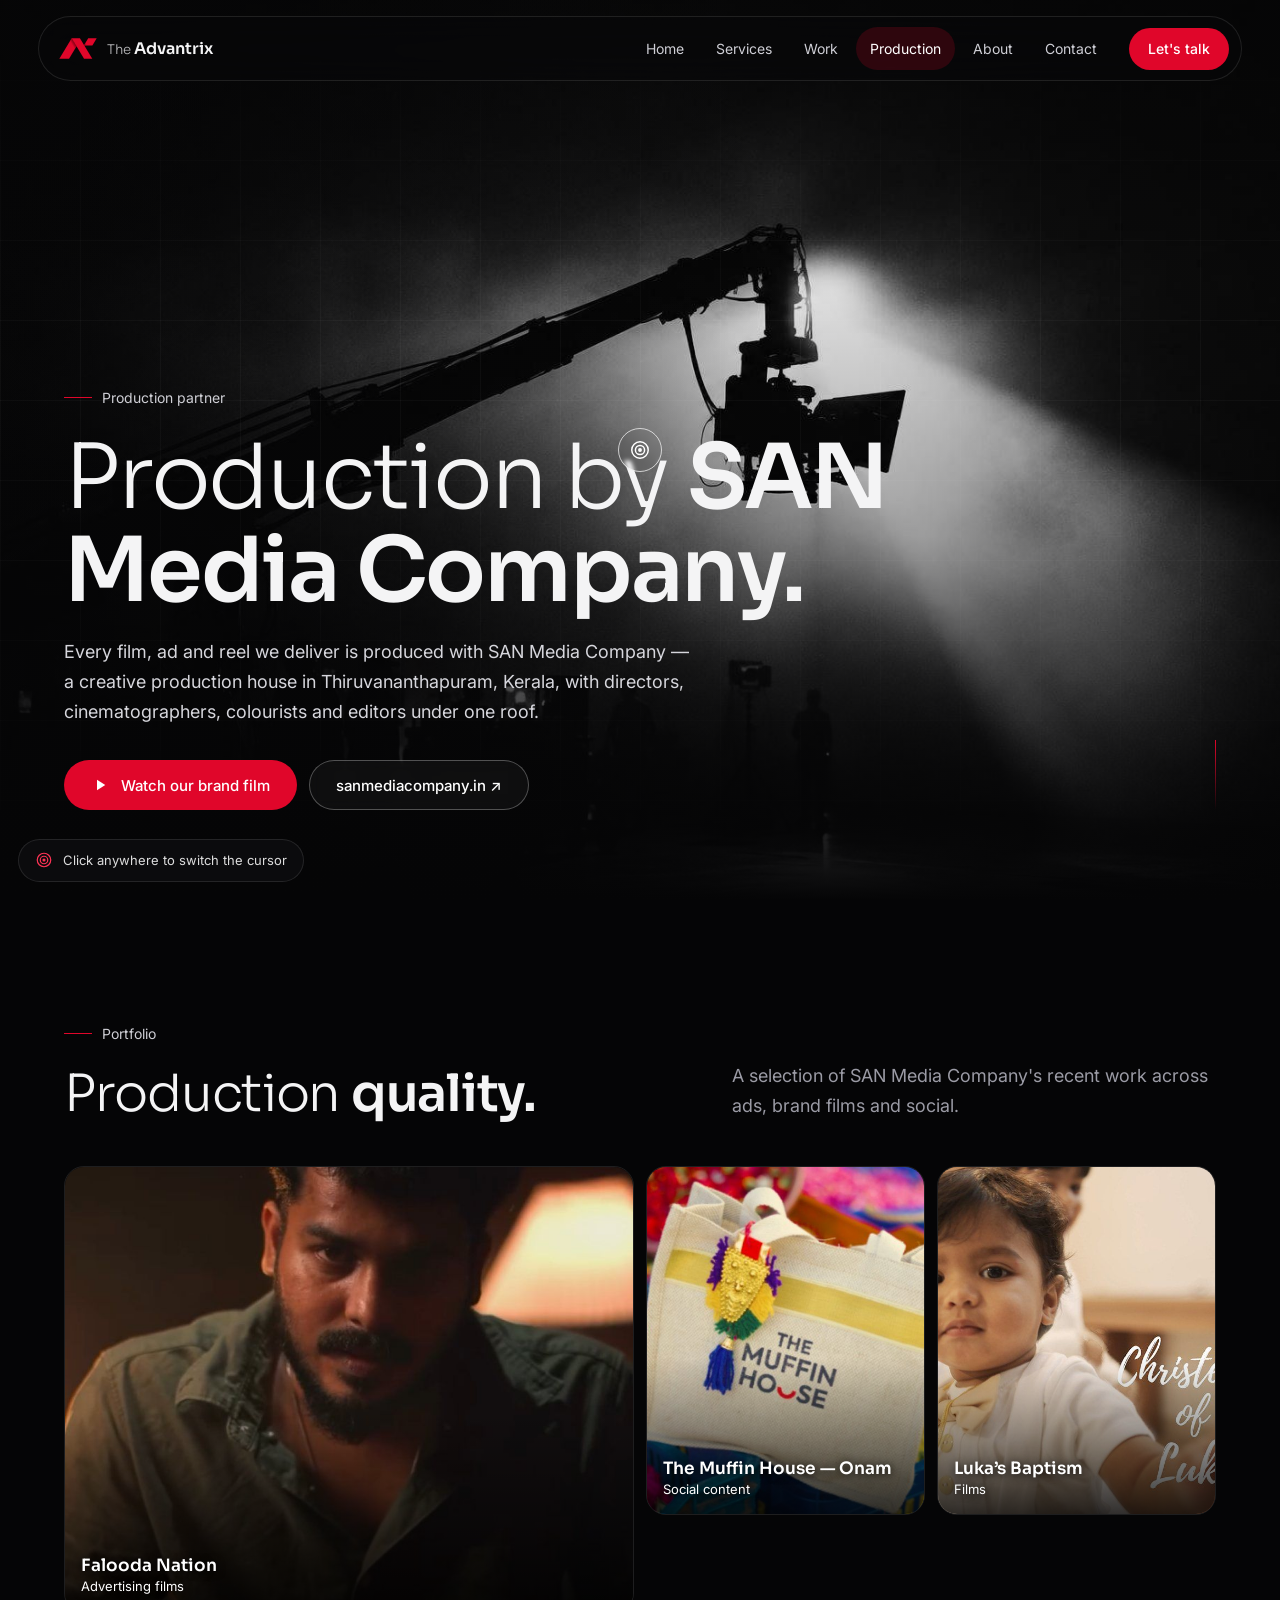
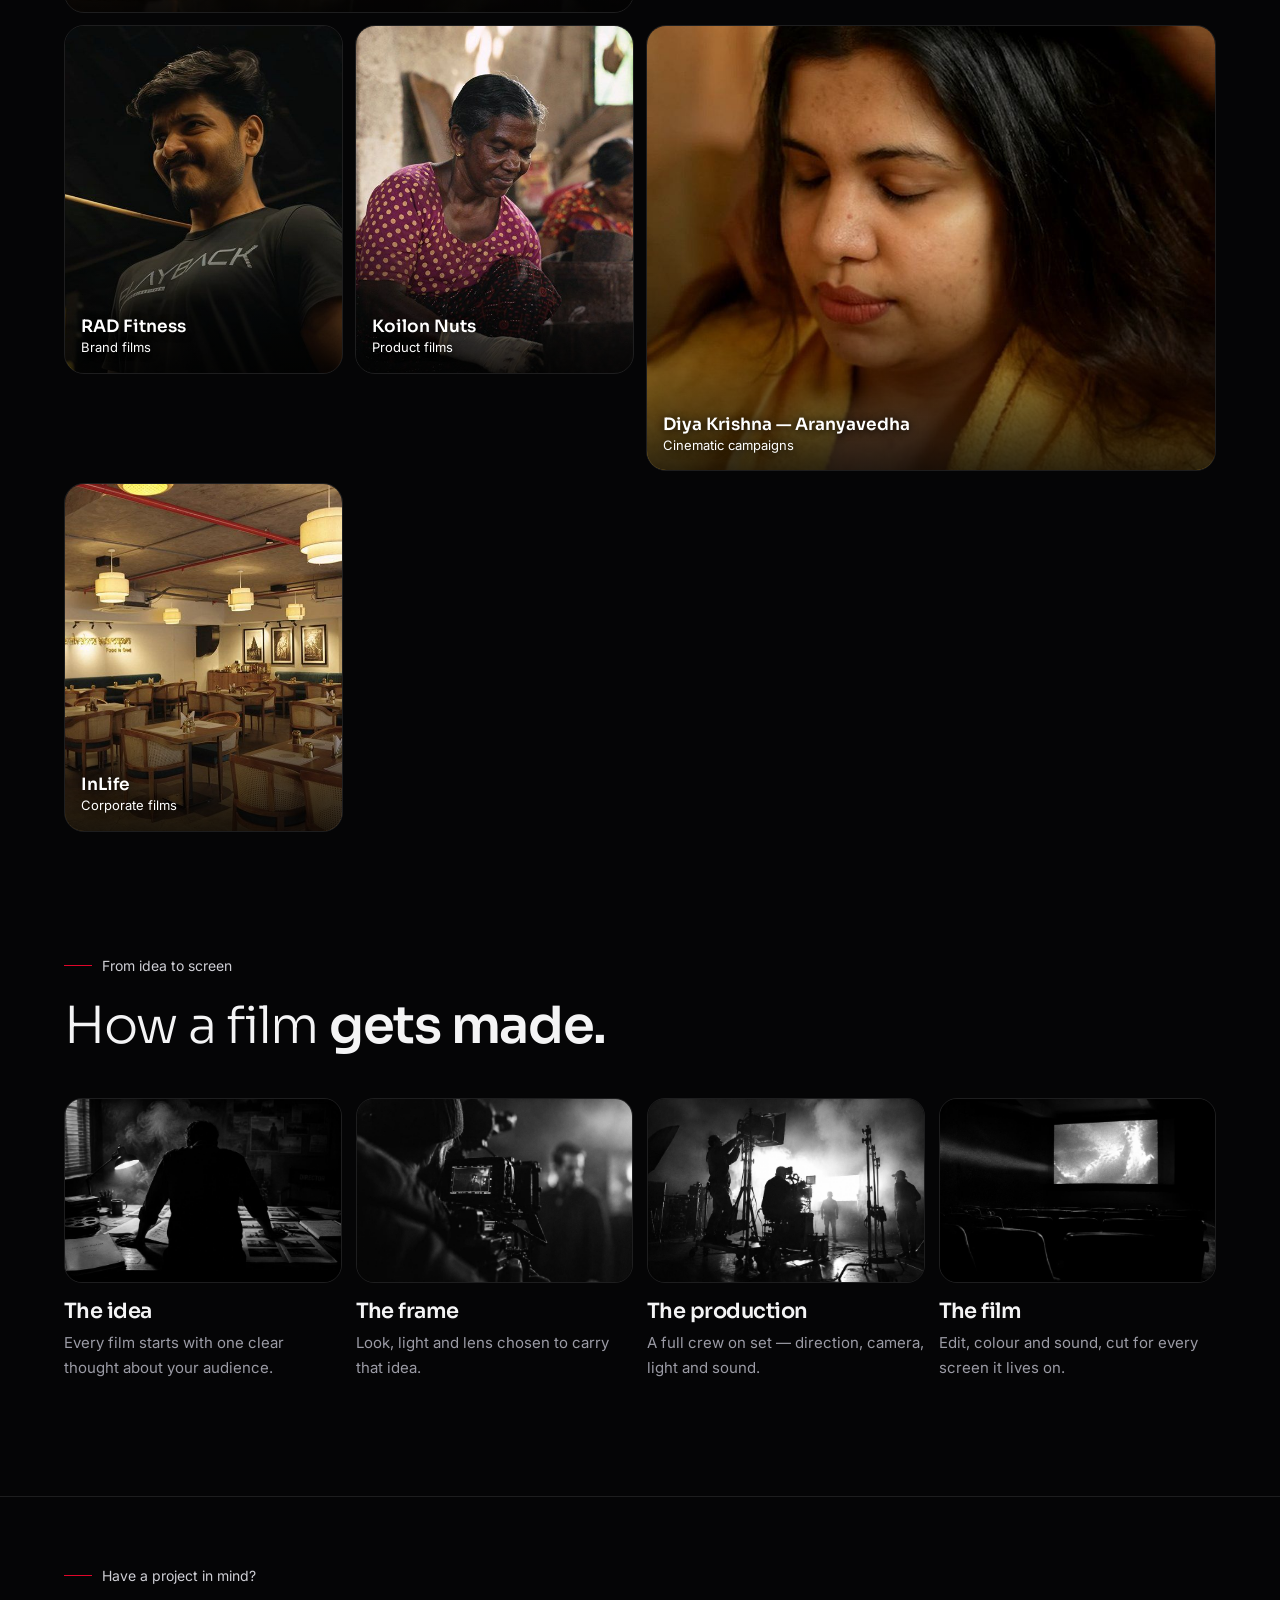
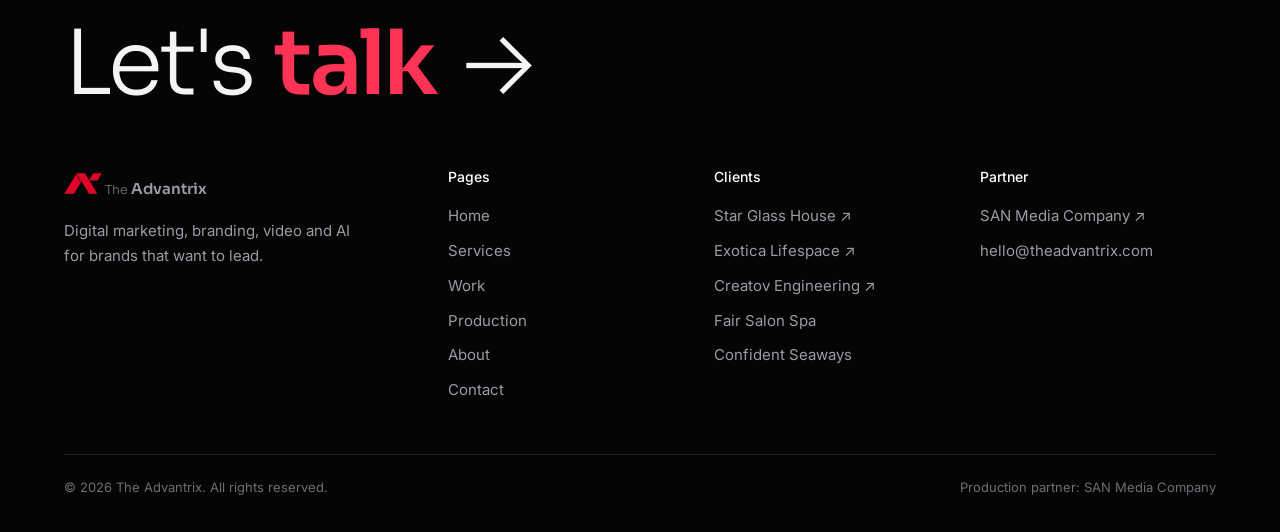
<file: pages/production.html>
<!DOCTYPE html>
<html lang="en">

<head>
  <meta charset="utf-8">
  <meta name="viewport" content="width=device-width, initial-scale=1">
  <title>Production — The Advantrix</title>
  <meta name="description" content="Explore ad films, brand films and social content produced by The Advantrix with SAN Media Company in Kerala.">
  <link rel="preconnect" href="https://fonts.googleapis.com">
  <link rel="preconnect" href="https://fonts.gstatic.com" crossorigin>
  <link
    href="https://fonts.googleapis.com/css2?family=Sora:wght@300;400;600;700&family=Inter:wght@400;500;600&display=swap"
    rel="stylesheet">
  <link rel="stylesheet" href="../assets/css/main.css">
  <link rel="stylesheet" href="../assets/css/production.css">
  <script src="../assets/js/main.js" defer></script>
  <script src="../assets/js/film.js" defer></script>
</head>

<body>
  <header class="nav" id="nav">
    <a class="brand" href="../index.html" aria-label="The Advantrix — home">
      <img src="../assets/images/site/brand-mark.svg" width="38" height="21" alt="">
      <span><small>The</small> Advantrix</span></a>
    <nav class="links" id="links" aria-label="Primary">
      <a href="../index.html">Home</a>
      <a href="services.html">Services</a>
      <a href="work.html">Work</a>
      <a href="production.html" class="on" aria-current="page">Production</a>
      <a href="about.html">About</a>
      <a href="contact.html">Contact</a>
    </nav>
    <a class="btn red" href="contact.html">Let's talk</a>
    <button class="menu" id="menu" type="button" aria-label="Menu" aria-controls="links" aria-expanded="false"><svg width="20" height="20"
        viewBox="0 0 24 24" fill="none" stroke="currentColor" stroke-width="1.8" stroke-linecap="round">
        <path d="M4 8h16M4 16h16" />
      </svg></button>
  </header>

  <main class="page">
    <div class="hero">
      <div class="media"><img src="../assets/images/production/sm-hero.jpg" alt="Camera crane in a beam of light on a film set"></div>
      <div class="in"><span class="tag">Production partner</span>
        <h1>Production by <b>SAN Media Company.</b></h1>
        <p class="lead">Every film, ad and reel we deliver is produced with SAN Media Company — a creative production
          house in Thiruvananthapuram, Kerala, with directors, cinematographers, colourists and editors under one roof.
        </p>
        <div class="cta"><button class="btn red" type="button" data-film><svg viewBox="0 0 24 24" fill="currentColor">
              <path d="M8 5v14l11-7z" />
            </svg>Watch our brand film</button><a class="btn line" href="https://sanmediacompany.in/" target="_blank"
            rel="noopener">sanmediacompany.in ↗</a></div>
      </div>
      <div class="scroll"></div>
    </div>
    <div class="band">
      <div class="wrap">
        <div class="head rv">
          <div><span class="tag">Portfolio</span>
            <h2>Production <b>quality.</b></h2>
          </div>
          <p class="lead portfolio-lead">A selection of SAN Media Company's recent work across ads,
            brand films and social.</p>
        </div>
        <div class="port" id="port">
          <figure class="rv">
            <img src="../assets/images/production/sm-falooda.jpg" alt="Falooda Nation — Advertising films" loading="lazy">
            <figcaption><b>Falooda Nation</b>Advertising films</figcaption>
          </figure>
          <figure class="rv">
            <img src="../assets/images/production/sm-muffin.jpg" alt="The Muffin House — Onam — Social content" loading="lazy">
            <figcaption><b>The Muffin House — Onam</b>Social content</figcaption>
          </figure>
          <figure class="rv">
            <img src="../assets/images/production/sm-lukas.jpg" alt="Luka’s Baptism — Films" loading="lazy">
            <figcaption><b>Luka’s Baptism</b>Films</figcaption>
          </figure>
          <figure class="rv">
            <img src="../assets/images/production/sm-rad.jpg" alt="RAD Fitness — Brand films" loading="lazy">
            <figcaption><b>RAD Fitness</b>Brand films</figcaption>
          </figure>
          <figure class="rv">
            <img src="../assets/images/production/sm-koilon.jpg" alt="Koilon Nuts — Product films" loading="lazy">
            <figcaption><b>Koilon Nuts</b>Product films</figcaption>
          </figure>
          <figure class="rv">
            <img src="../assets/images/production/sm-diya.jpg" alt="Diya Krishna — Aranyavedha — Cinematic campaigns" loading="lazy">
            <figcaption><b>Diya Krishna — Aranyavedha</b>Cinematic campaigns</figcaption>
          </figure>
          <figure class="rv">
            <img src="../assets/images/production/sm-inlife.jpg" alt="InLife — Corporate films" loading="lazy">
            <figcaption><b>InLife</b>Corporate films</figcaption>
          </figure>
        </div>
      </div>
    </div>
    <div class="band band-flush-top">
      <div class="wrap">
        <div class="head rv">
          <div><span class="tag">From idea to screen</span>
            <h2>How a film <b>gets made.</b></h2>
          </div>
        </div>
        <div class="story" id="story">
          <article class="rv">
            <img src="../assets/images/production/sm-idea.jpg" alt="The idea" loading="lazy">
            <h3>The idea</h3>
            <p>Every film starts with one clear thought about your audience.</p>
          </article>
          <article class="rv">
            <img src="../assets/images/production/sm-frame.jpg" alt="The frame" loading="lazy">
            <h3>The frame</h3>
            <p>Look, light and lens chosen to carry that idea.</p>
          </article>
          <article class="rv">
            <img src="../assets/images/production/sm-production.jpg" alt="The production" loading="lazy">
            <h3>The production</h3>
            <p>A full crew on set — direction, camera, light and sound.</p>
          </article>
          <article class="rv">
            <img src="../assets/images/production/sm-film.jpg" alt="The film" loading="lazy">
            <h3>The film</h3>
            <p>Edit, colour and sound, cut for every screen it lives on.</p>
          </article>
        </div>
      </div>
    </div>
  </main>

  <footer>
    <div class="wrap">
      <span class="tag">Have a project in mind?</span><br>
      <a class="big-cta" href="contact.html">Let's <b>talk</b> →</a>
      <div class="foot">
        <div>
          <a class="brand" href="../index.html">
            <img src="../assets/images/site/brand-mark.svg" width="38" height="21" alt="">
            <span><small>The</small> Advantrix</span></a>
          <p>Digital marketing, branding, video and AI for brands that want to lead.</p>
        </div>
        <div>
          <h4>Pages</h4><a href="../index.html">Home</a><a href="services.html">Services</a><a href="work.html">Work</a><a
            href="production.html">Production</a><a href="about.html">About</a><a href="contact.html">Contact</a>
        </div>
        <div>
          <h4>Clients</h4><a href="https://starglasshouse.com/" target="_blank" rel="noopener">Star Glass House ↗</a><a
            href="https://exoticalifespace.com/" target="_blank" rel="noopener">Exotica Lifespace ↗</a><a
            href="https://www.creatovec.com/" target="_blank" rel="noopener">Creatov Engineering ↗</a><a
            href="projects/fair.html">Fair Salon Spa</a><a href="projects/seaways.html">Confident Seaways</a>
        </div>
        <div>
          <h4>Partner</h4><a href="https://sanmediacompany.in/" target="_blank" rel="noopener">SAN Media Company ↗</a><a
            href="contact.html">hello@theadvantrix.com</a>
        </div>
      </div>
      <div class="legal"><span>© 2026 The Advantrix. All rights reserved.</span><span>Production partner: SAN Media
          Company</span></div>
    </div>
  </footer>

  <dialog id="film"><button id="filmx" type="button" aria-label="Close film">×</button><video id="filmv" src="../assets/videos/film.mp4"
      poster="../assets/images/production/film.jpg" controls playsinline preload="none"></video></dialog>
  <div id="cur" aria-hidden="true">
    <div class="ring"></div>
    <div class="ico" id="curi"></div>
    <div class="lbl" id="curl"></div>
  </div>
  <div class="hint" id="hint"><i id="hinti"></i>Click anywhere to switch the cursor</div>
</body>

</html>
</file>
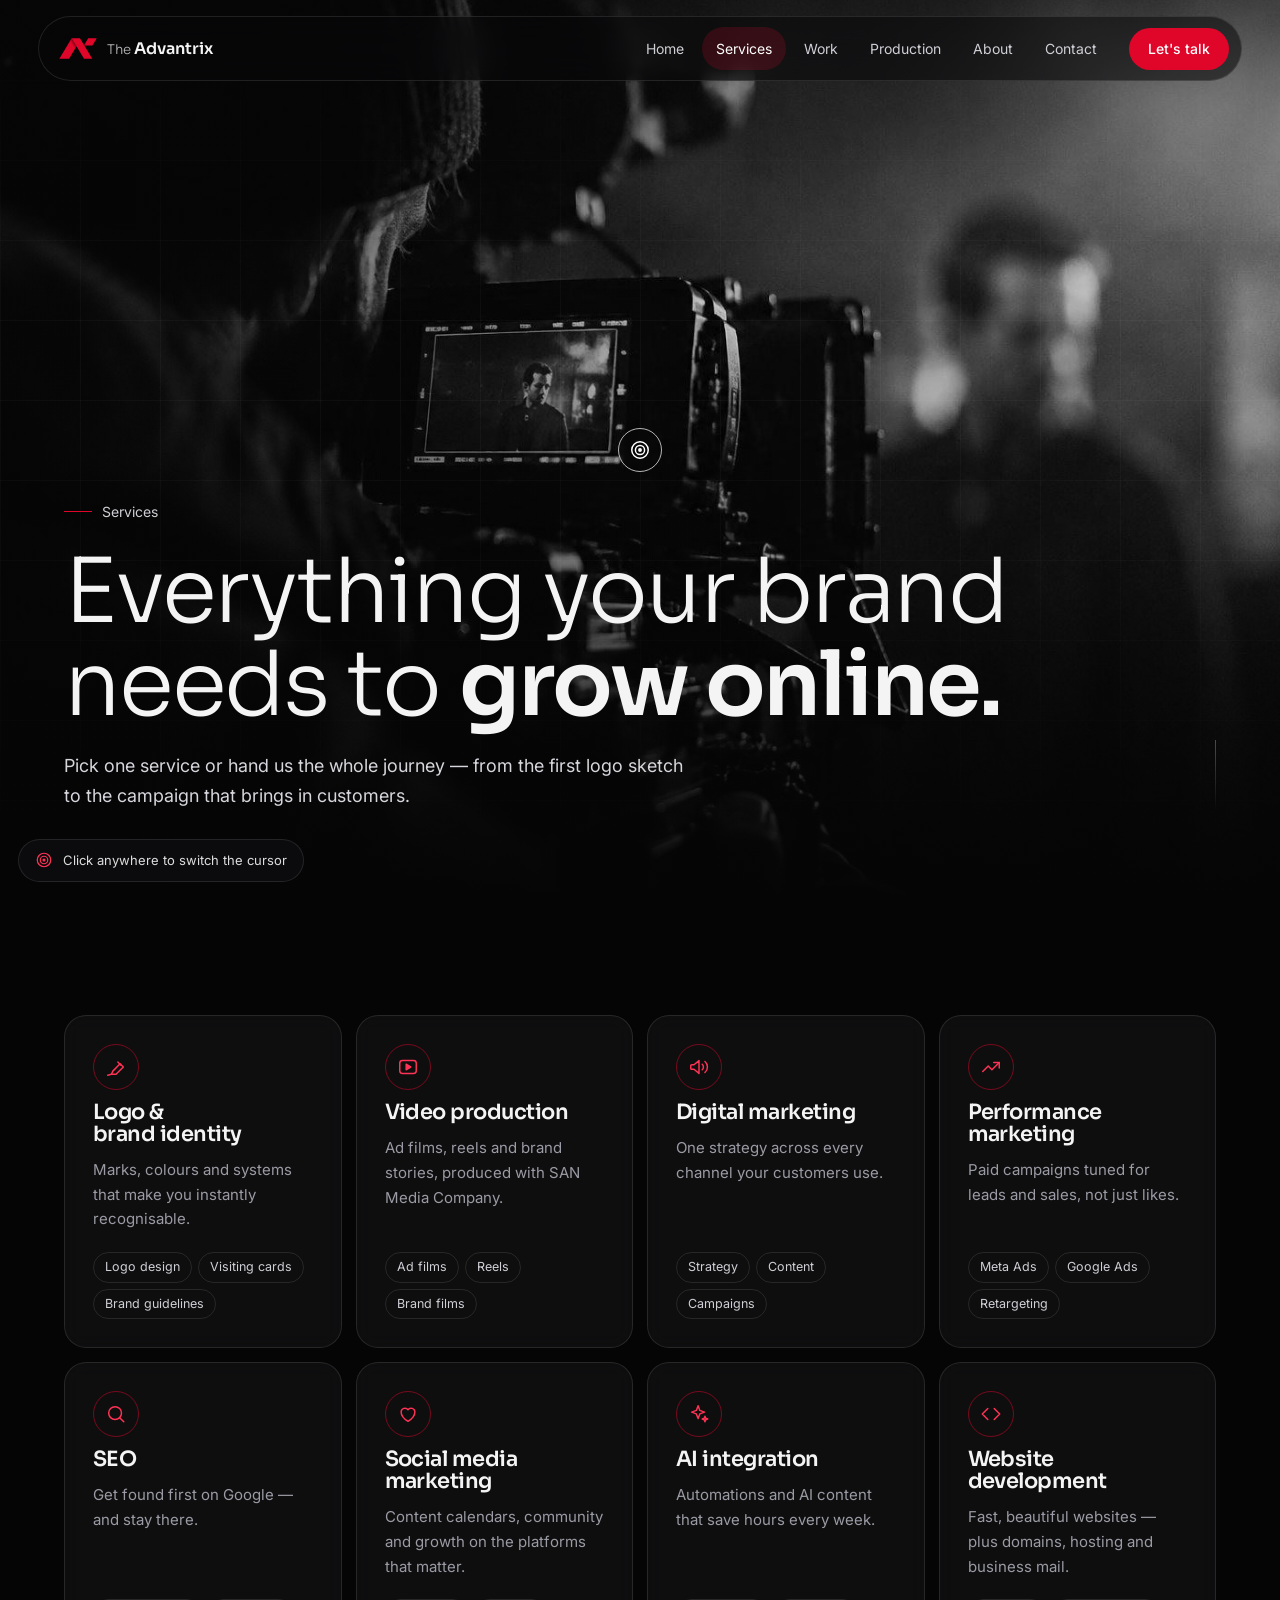
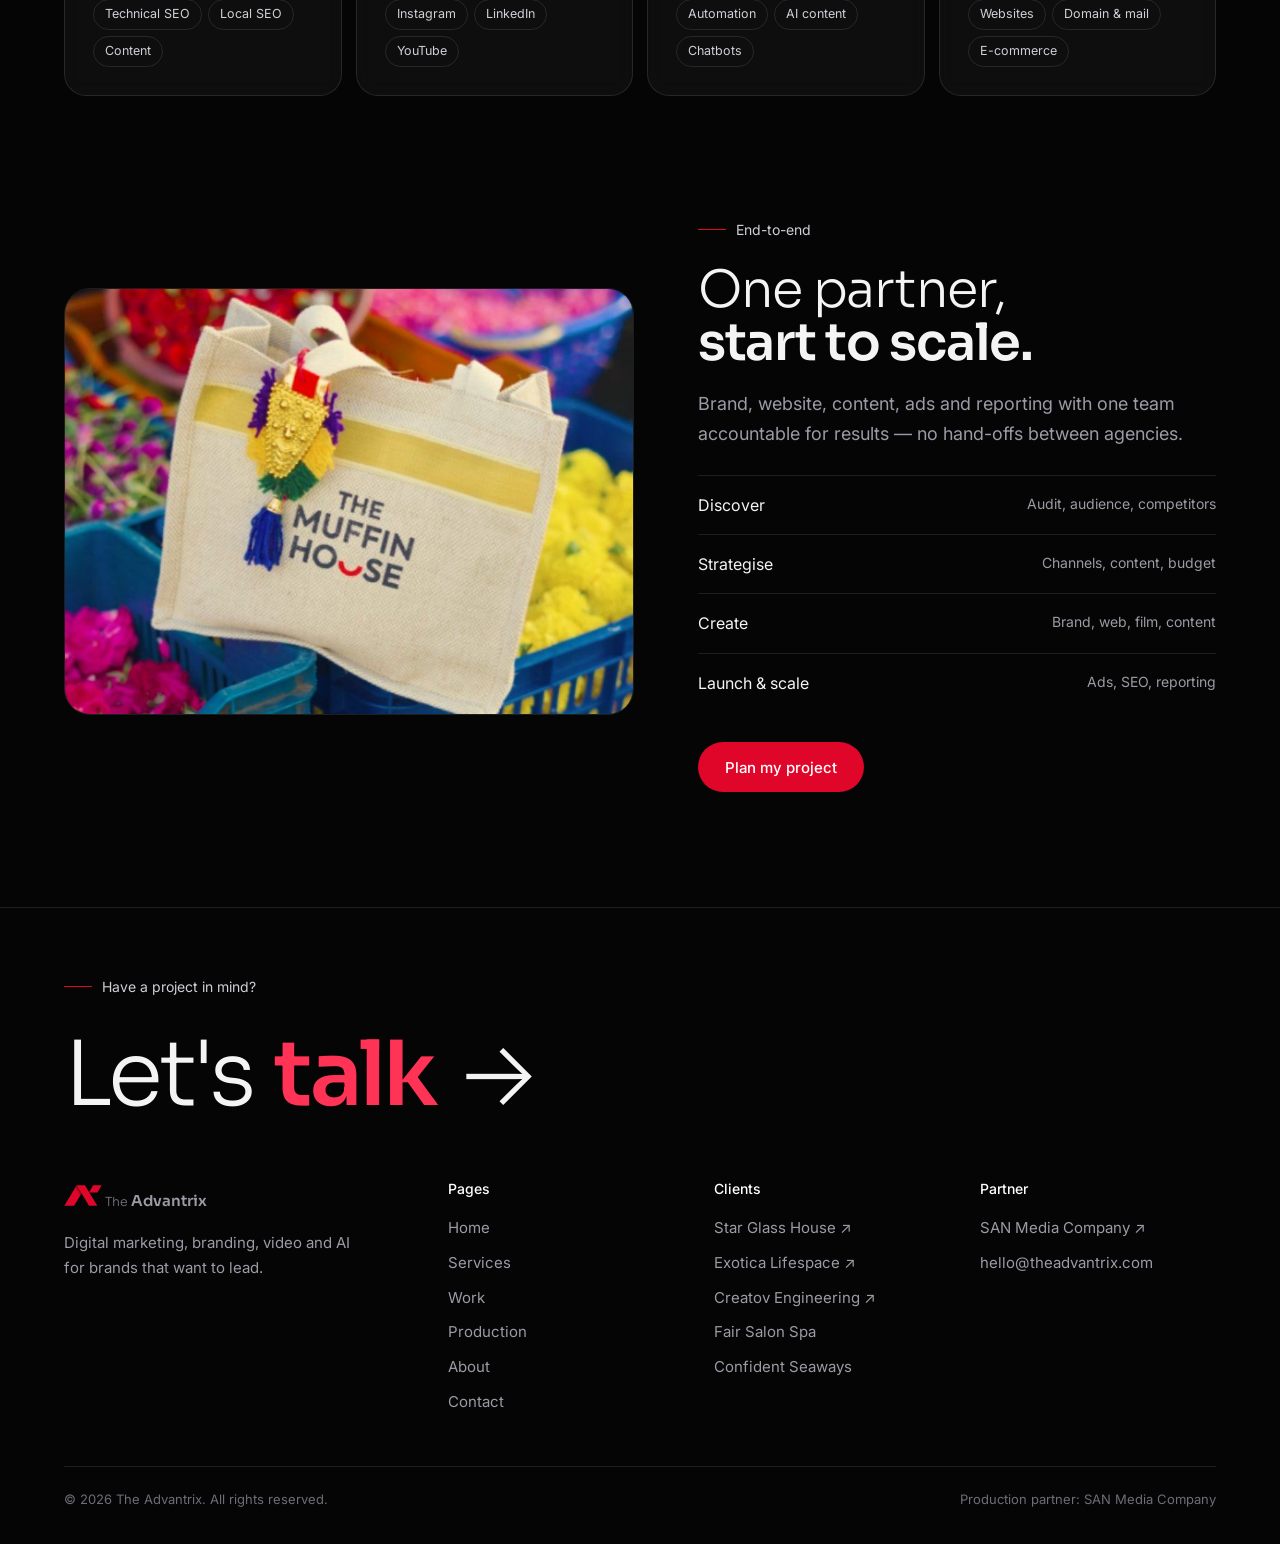
<file: pages/services.html>
<!DOCTYPE html>
<html lang="en">

<head>
  <meta charset="utf-8">
  <meta name="viewport" content="width=device-width, initial-scale=1">
  <title>Services — The Advantrix</title>
  <meta name="description" content="Explore branding, digital marketing, video production, SEO, social media, AI integration and website development services from The Advantrix.">
  <link rel="preconnect" href="https://fonts.googleapis.com">
  <link rel="preconnect" href="https://fonts.gstatic.com" crossorigin>
  <link
    href="https://fonts.googleapis.com/css2?family=Sora:wght@300;400;600;700&family=Inter:wght@400;500;600&display=swap"
    rel="stylesheet">
  <link rel="stylesheet" href="../assets/css/main.css">
  <script src="../assets/js/main.js" defer></script>
</head>

<body>
  <header class="nav" id="nav">
    <a class="brand" href="../index.html" aria-label="The Advantrix — home">
      <img src="../assets/images/site/brand-mark.svg" width="38" height="21" alt="">
      <span><small>The</small> Advantrix</span></a>
    <nav class="links" id="links" aria-label="Primary">
      <a href="../index.html">Home</a>
      <a href="services.html" class="on" aria-current="page">Services</a>
      <a href="work.html">Work</a>
      <a href="production.html">Production</a>
      <a href="about.html">About</a>
      <a href="contact.html">Contact</a>
    </nav>
    <a class="btn red" href="contact.html">Let's talk</a>
    <button class="menu" id="menu" type="button" aria-label="Menu" aria-controls="links" aria-expanded="false"><svg width="20" height="20"
        viewBox="0 0 24 24" fill="none" stroke="currentColor" stroke-width="1.8" stroke-linecap="round">
        <path d="M4 8h16M4 16h16" />
      </svg></button>
  </header>

  <main class="page">
    <div class="hero">
      <div class="media"><img src="../assets/images/production/sm-frame.jpg" alt="Camera operator framing a shot"></div>
      <div class="in"><span class="tag">Services</span>
        <h1>Everything your brand needs to <b>grow online.</b></h1>
        <p class="lead">Pick one service or hand us the whole journey — from the first logo sketch to the campaign that
          brings in customers.</p>
      </div>
      <div class="scroll"></div>
    </div>
    <div class="band">
      <div class="wrap">
        <div class="grid g4" id="svcAll">
          <article class="glass svc rv">
            <div class="ic"><svg viewBox="0 0 24 24" fill="none" stroke="currentColor" stroke-width="1.6"
                stroke-linecap="round" stroke-linejoin="round" aria-hidden="true"><path d="M12 20l8-8-3.5-3.5-8 8L7 20z"/><path d="M14 6.5 17.5 10M3 21l4-1"/></svg></div>
            <h3>Logo &amp; brand identity</h3>
            <p>Marks, colours and systems that make you instantly recognisable.</p>
            <div class="chips"><span>Logo design</span><span>Visiting cards</span><span>Brand guidelines</span></div>
          </article>
          <article class="glass svc rv">
            <div class="ic"><svg viewBox="0 0 24 24" fill="none" stroke="currentColor" stroke-width="1.6"
                stroke-linecap="round" stroke-linejoin="round" aria-hidden="true"><rect x="3" y="5" width="18" height="14" rx="3"/><path d="M10 9v6l5-3z" fill="currentColor"/></svg></div>
            <h3>Video production</h3>
            <p>Ad films, reels and brand stories, produced with SAN Media Company.</p>
            <div class="chips"><span>Ad films</span><span>Reels</span><span>Brand films</span></div>
          </article>
          <article class="glass svc rv">
            <div class="ic"><svg viewBox="0 0 24 24" fill="none" stroke="currentColor" stroke-width="1.6"
                stroke-linecap="round" stroke-linejoin="round" aria-hidden="true"><path d="M3 10.5v3a1 1 0 0 0 1 1h2.5L12 19V5L6.5 9.5H4a1 1 0 0 0-1 1z"/><path d="M15.5 9a4 4 0 0 1 0 6M18.5 6a8 8 0 0 1 0 12"/></svg></div>
            <h3>Digital marketing</h3>
            <p>One strategy across every channel your customers use.</p>
            <div class="chips"><span>Strategy</span><span>Content</span><span>Campaigns</span></div>
          </article>
          <article class="glass svc rv">
            <div class="ic"><svg viewBox="0 0 24 24" fill="none" stroke="currentColor" stroke-width="1.6"
                stroke-linecap="round" stroke-linejoin="round" aria-hidden="true"><path d="M3 17l6-6 4 4 8-8"/><path d="M15 7h6v6"/></svg></div>
            <h3>Performance marketing</h3>
            <p>Paid campaigns tuned for leads and sales, not just likes.</p>
            <div class="chips"><span>Meta Ads</span><span>Google Ads</span><span>Retargeting</span></div>
          </article>
          <article class="glass svc rv">
            <div class="ic"><svg viewBox="0 0 24 24" fill="none" stroke="currentColor" stroke-width="1.6"
                stroke-linecap="round" stroke-linejoin="round" aria-hidden="true"><circle cx="11" cy="11" r="7"/><path d="M20.5 20.5 16 16"/></svg></div>
            <h3>SEO</h3>
            <p>Get found first on Google — and stay there.</p>
            <div class="chips"><span>Technical SEO</span><span>Local SEO</span><span>Content</span></div>
          </article>
          <article class="glass svc rv">
            <div class="ic"><svg viewBox="0 0 24 24" fill="none" stroke="currentColor" stroke-width="1.6"
                stroke-linecap="round" stroke-linejoin="round" aria-hidden="true"><path d="M12 20s-7.5-4.6-7.5-10.2A4.2 4.2 0 0 1 12 7.3a4.2 4.2 0 0 1 7.5 2.5C19.5 15.4 12 20 12 20z"/></svg></div>
            <h3>Social media marketing</h3>
            <p>Content calendars, community and growth on the platforms that matter.</p>
            <div class="chips"><span>Instagram</span><span>LinkedIn</span><span>YouTube</span></div>
          </article>
          <article class="glass svc rv">
            <div class="ic"><svg viewBox="0 0 24 24" fill="none" stroke="currentColor" stroke-width="1.6"
                stroke-linecap="round" stroke-linejoin="round" aria-hidden="true"><path d="M11 3l1.9 5.1L18 10l-5.1 1.9L11 17l-1.9-5.1L4 10l5.1-1.9z"/><path d="M18.5 14.5l.8 2.2 2.2.8-2.2.8-.8 2.2-.8-2.2-2.2-.8 2.2-.8z"/></svg></div>
            <h3>AI integration</h3>
            <p>Automations and AI content that save hours every week.</p>
            <div class="chips"><span>Automation</span><span>AI content</span><span>Chatbots</span></div>
          </article>
          <article class="glass svc rv">
            <div class="ic"><svg viewBox="0 0 24 24" fill="none" stroke="currentColor" stroke-width="1.6"
                stroke-linecap="round" stroke-linejoin="round" aria-hidden="true"><path d="M8.5 6 2.5 12l6 6M15.5 6l6 6-6 6"/></svg></div>
            <h3>Website development</h3>
            <p>Fast, beautiful websites — plus domains, hosting and business mail.</p>
            <div class="chips"><span>Websites</span><span>Domain &amp; mail</span><span>E-commerce</span></div>
          </article>
        </div>
      </div>
    </div>
    <div class="band band-flush-top">
      <div class="wrap split">
        <div class="frame rv"><img src="../assets/images/production/sm-muffin.jpg" alt="Product shot for The Muffin House Onam campaign"></div>
        <div class="rv"><span class="tag">End-to-end</span>
          <h2>One partner, <b>start to scale.</b></h2>
          <p class="lead">Brand, website, content, ads and reporting with one team accountable for results — no
            hand-offs between agencies.</p>
          <ul class="list">
            <li>Discover <span>Audit, audience, competitors</span></li>
            <li>Strategise <span>Channels, content, budget</span></li>
            <li>Create <span>Brand, web, film, content</span></li>
            <li>Launch &amp; scale <span>Ads, SEO, reporting</span></li>
          </ul>
          <div class="section-action"><a class="btn red" href="contact.html">Plan my project</a></div>
        </div>
      </div>
    </div>
  </main>

  <footer>
    <div class="wrap">
      <span class="tag">Have a project in mind?</span><br>
      <a class="big-cta" href="contact.html">Let's <b>talk</b> →</a>
      <div class="foot">
        <div>
          <a class="brand" href="../index.html">
            <img src="../assets/images/site/brand-mark.svg" width="38" height="21" alt="">
            <span><small>The</small> Advantrix</span></a>
          <p>Digital marketing, branding, video and AI for brands that want to lead.</p>
        </div>
        <div>
          <h4>Pages</h4><a href="../index.html">Home</a><a href="services.html">Services</a><a href="work.html">Work</a><a
            href="production.html">Production</a><a href="about.html">About</a><a href="contact.html">Contact</a>
        </div>
        <div>
          <h4>Clients</h4><a href="https://starglasshouse.com/" target="_blank" rel="noopener">Star Glass House ↗</a><a
            href="https://exoticalifespace.com/" target="_blank" rel="noopener">Exotica Lifespace ↗</a><a
            href="https://www.creatovec.com/" target="_blank" rel="noopener">Creatov Engineering ↗</a><a
            href="projects/fair.html">Fair Salon Spa</a><a href="projects/seaways.html">Confident Seaways</a>
        </div>
        <div>
          <h4>Partner</h4><a href="https://sanmediacompany.in/" target="_blank" rel="noopener">SAN Media Company ↗</a><a
            href="contact.html">hello@theadvantrix.com</a>
        </div>
      </div>
      <div class="legal"><span>© 2026 The Advantrix. All rights reserved.</span><span>Production partner: SAN Media
          Company</span></div>
    </div>
  </footer>

  <div id="cur" aria-hidden="true">
    <div class="ring"></div>
    <div class="ico" id="curi"></div>
    <div class="lbl" id="curl"></div>
  </div>
  <div class="hint" id="hint"><i id="hinti"></i>Click anywhere to switch the cursor</div>
</body>

</html>
</file>
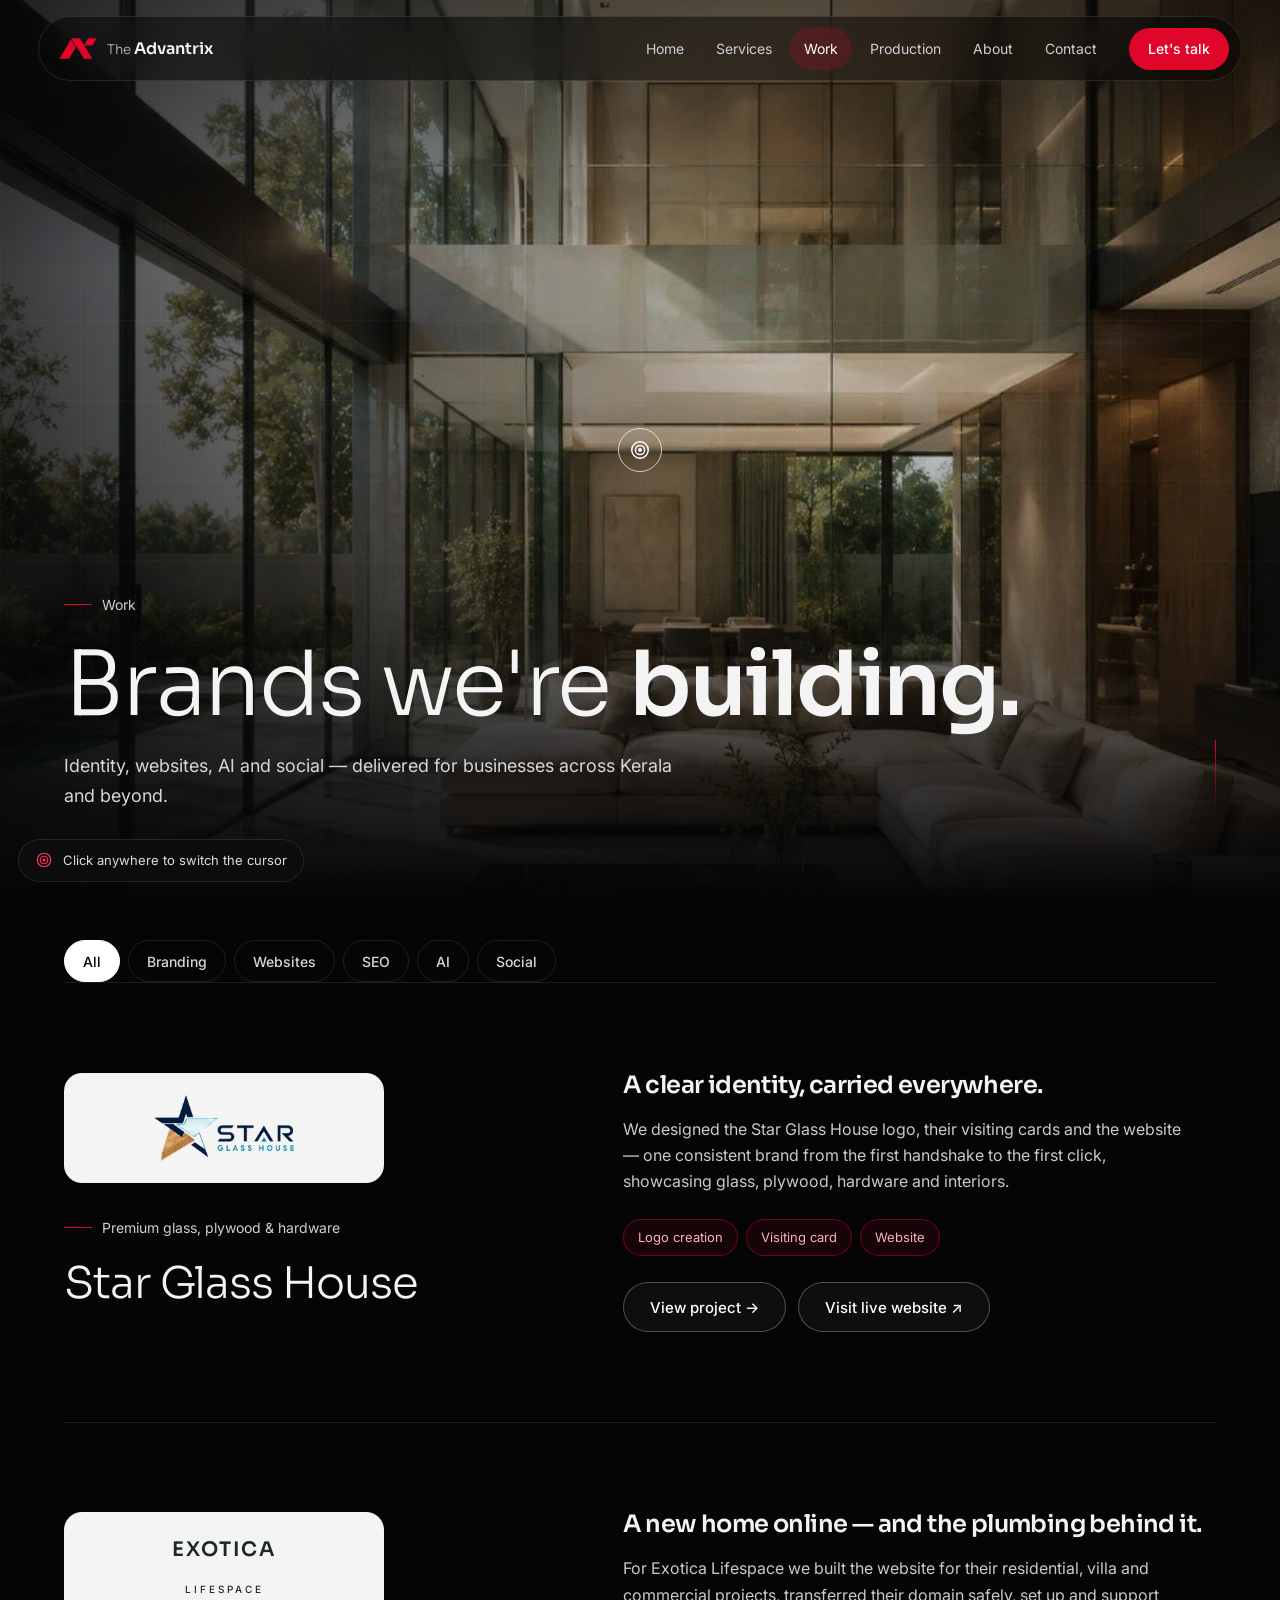
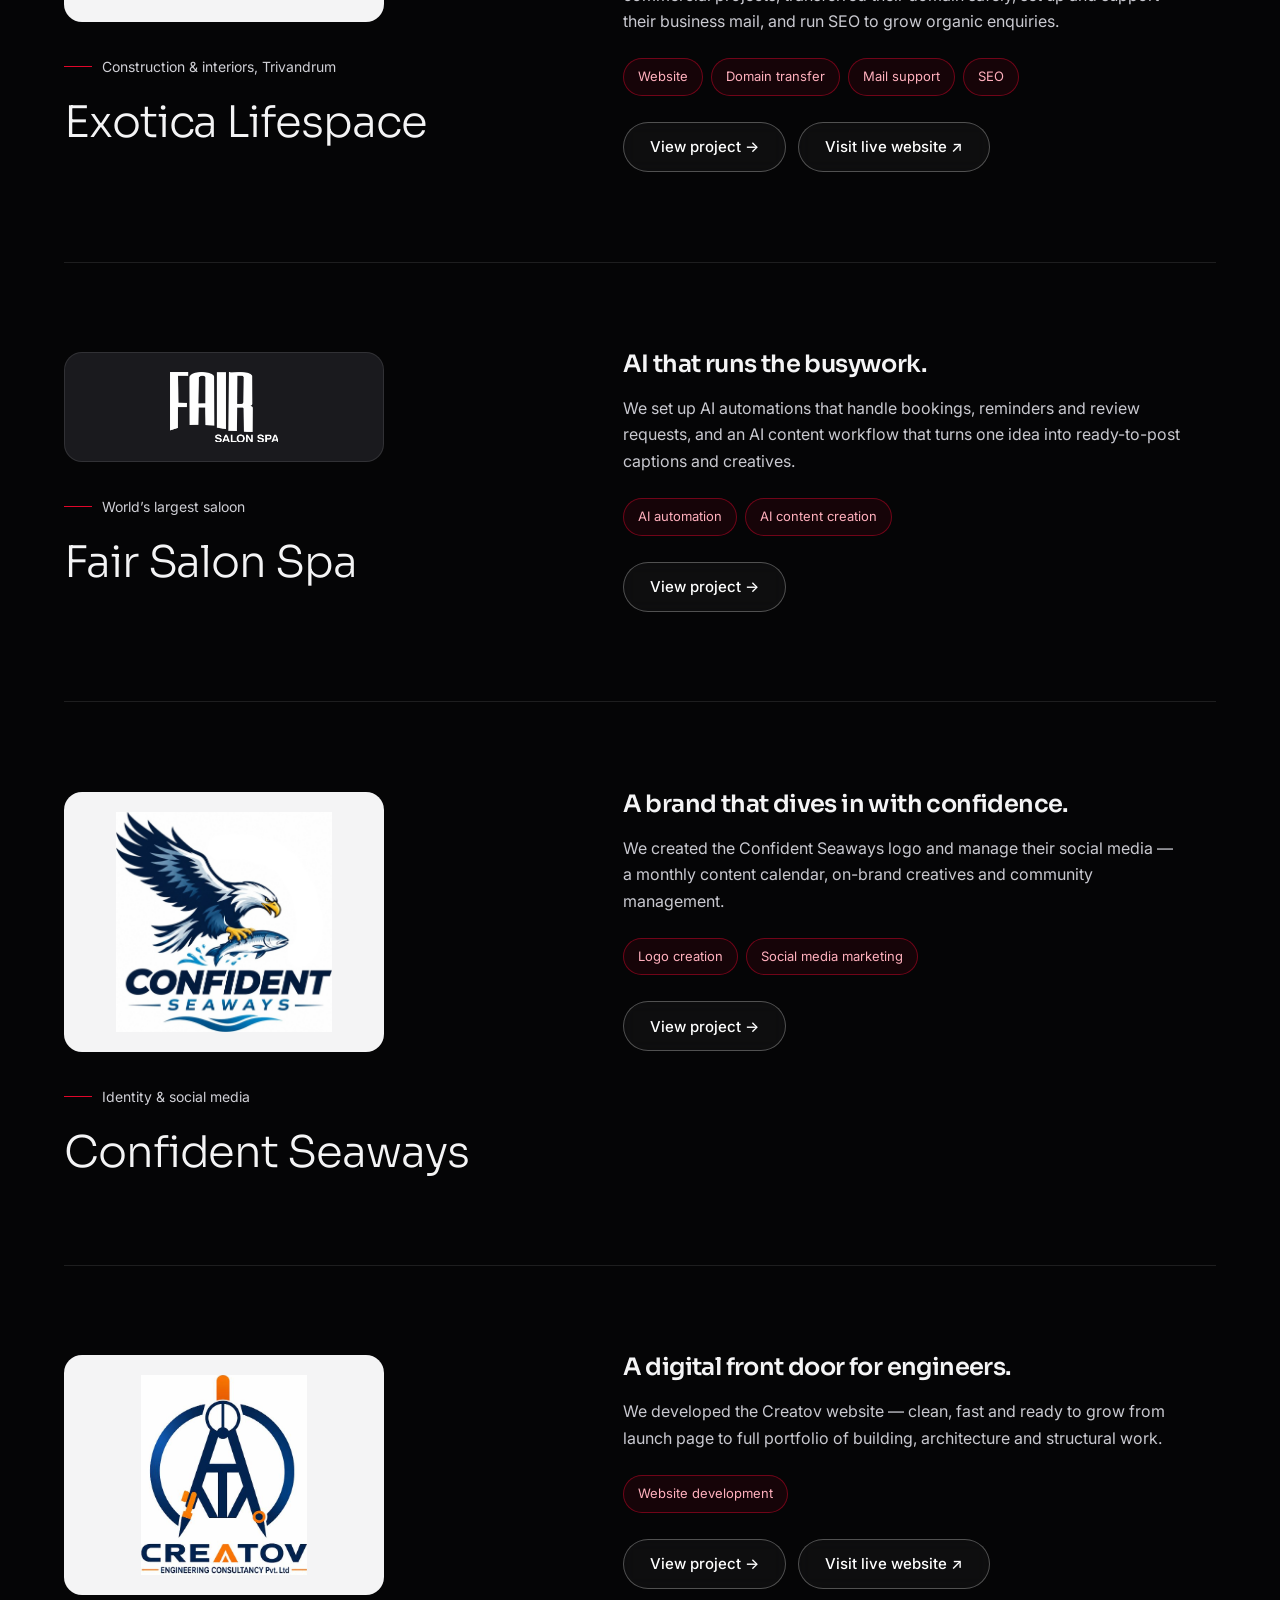
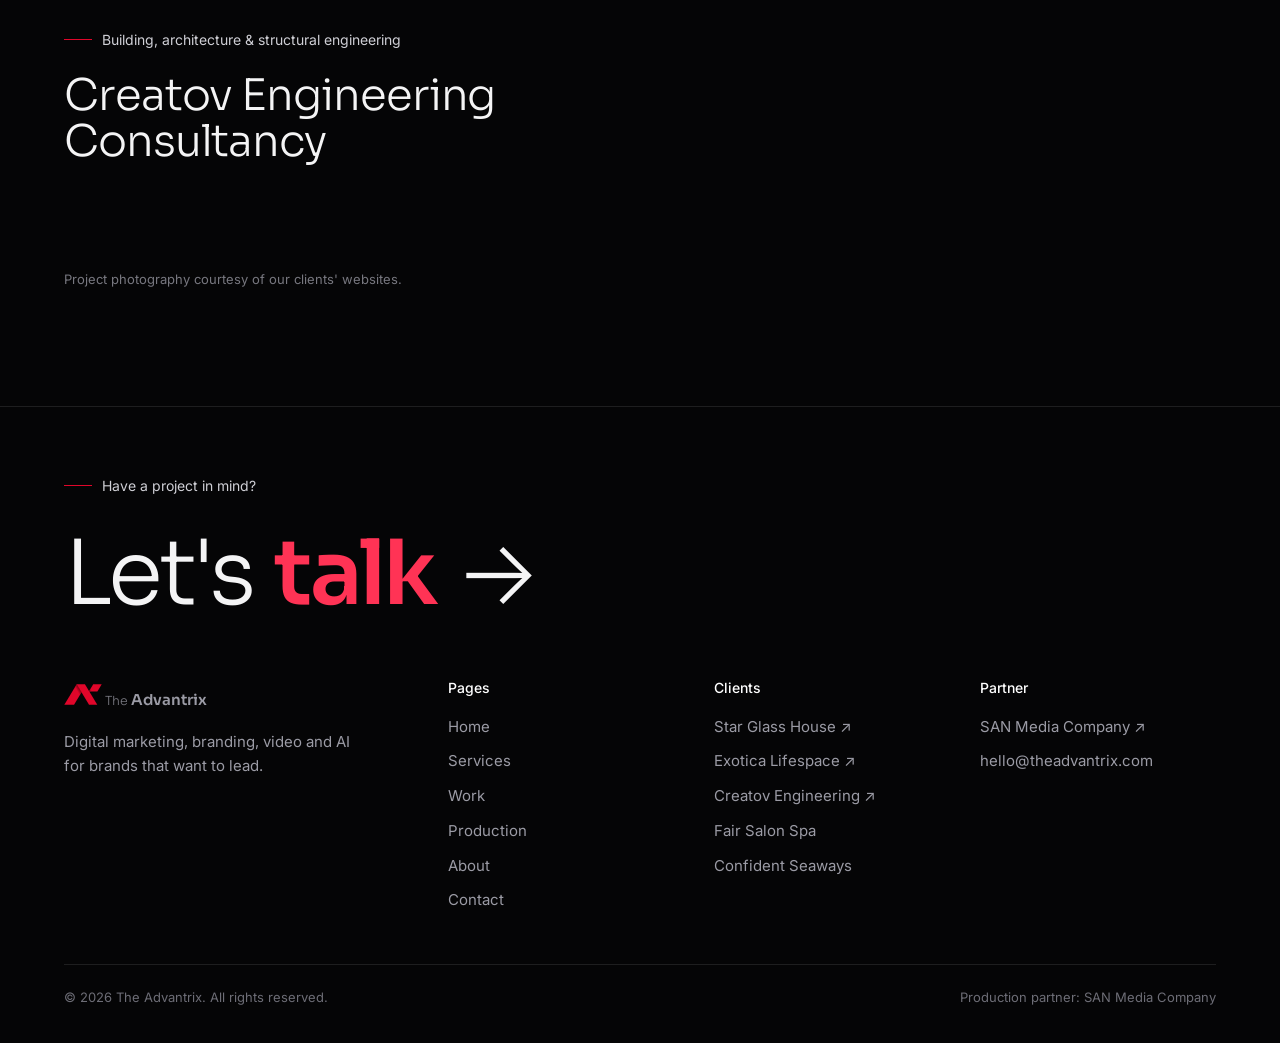
<file: pages/work.html>
<!DOCTYPE html>
<html lang="en">

<head>
  <meta charset="utf-8">
  <meta name="viewport" content="width=device-width, initial-scale=1">
  <title>Work — The Advantrix</title>
  <meta name="description" content="Explore branding, website development, SEO, AI and social media projects delivered by The Advantrix.">
  <link rel="preconnect" href="https://fonts.googleapis.com">
  <link rel="preconnect" href="https://fonts.gstatic.com" crossorigin>
  <link
    href="https://fonts.googleapis.com/css2?family=Sora:wght@300;400;600;700&family=Inter:wght@400;500;600&display=swap"
    rel="stylesheet">
  <link rel="stylesheet" href="../assets/css/main.css">
  <link rel="stylesheet" href="../assets/css/work.css">
  <script src="../assets/js/main.js" defer></script>
  <script src="../assets/js/work.js" defer></script>
</head>

<body>
  <header class="nav" id="nav">
    <a class="brand" href="../index.html" aria-label="The Advantrix — home">
      <img src="../assets/images/site/brand-mark.svg" width="38" height="21" alt="">
      <span><small>The</small> Advantrix</span></a>
    <nav class="links" id="links" aria-label="Primary">
      <a href="../index.html">Home</a>
      <a href="services.html">Services</a>
      <a href="work.html" class="on" aria-current="page">Work</a>
      <a href="production.html">Production</a>
      <a href="about.html">About</a>
      <a href="contact.html">Contact</a>
    </nav>
    <a class="btn red" href="contact.html">Let's talk</a>
    <button class="menu" id="menu" type="button" aria-label="Menu" aria-controls="links" aria-expanded="false"><svg width="20" height="20"
        viewBox="0 0 24 24" fill="none" stroke="currentColor" stroke-width="1.8" stroke-linecap="round">
        <path d="M4 8h16M4 16h16" />
      </svg></button>
  </header>

  <main class="page">
    <div class="hero">
      <div class="media"><img src="../assets/images/projects/starglass/sg-glass.jpg" alt="Double-height living space with glass walls"></div>
      <div class="in"><span class="tag">Work</span>
        <h1>Brands we're <b>building.</b></h1>
        <p class="lead">Identity, websites, AI and social — delivered for businesses across Kerala and beyond.</p>
      </div>
      <div class="scroll"></div>
    </div>
    <div class="band band-tight-top">
      <div class="wrap">
        <div class="filters" id="filters" role="group" aria-label="Filter work" hidden>
          <button type="button" data-f="all" class="on" aria-pressed="true">All</button>
          <button type="button" data-f="branding" aria-pressed="false">Branding</button>
          <button type="button" data-f="web" aria-pressed="false">Websites</button>
          <button type="button" data-f="seo" aria-pressed="false">SEO</button>
          <button type="button" data-f="ai" aria-pressed="false">AI</button>
          <button type="button" data-f="social" aria-pressed="false">Social</button>
        </div>
        <div id="cases">
          <article class="case" id="case-starglass" data-cat="branding web">
            <div class="top">
              <div class="rv">
                <div class="lgbox"><div class="lg"><img src="../assets/images/projects/starglass/logo-starglass.png" alt="Star Glass House logo"></div></div>
                <span class="tag">Premium glass, plywood &amp; hardware</span>
                <h2>Star Glass House</h2>
              </div>
              <div class="rv">
                <h3 class="case-heading">A clear identity, carried everywhere.</h3>
                <p>We designed the Star Glass House logo, their visiting cards and the website — one consistent brand from the first handshake to the first click, showcasing glass, plywood, hardware and interiors.</p>
                <div class="done"><span>Logo creation</span><span>Visiting card</span><span>Website</span></div>
                <div class="case-actions">
                  <a class="btn line" href="projects/starglass.html" aria-label="View project for Star Glass House">View project →</a>
                  <a class="btn line" href="https://starglasshouse.com/" target="_blank" rel="noopener">Visit live website ↗</a>
                </div>
              </div>
            </div>
          </article>
          <article class="case" id="case-exotica" data-cat="web seo">
            <div class="top">
              <div class="rv">
                <div class="lgbox"><div class="lg word">EXOTICA<small>LIFESPACE</small></div></div>
                <span class="tag">Construction &amp; interiors, Trivandrum</span>
                <h2>Exotica Lifespace</h2>
              </div>
              <div class="rv">
                <h3 class="case-heading">A new home online — and the plumbing behind it.</h3>
                <p>For Exotica Lifespace we built the website for their residential, villa and commercial projects, transferred their domain safely, set up and support their business mail, and run SEO to grow organic enquiries.</p>
                <div class="done"><span>Website</span><span>Domain transfer</span><span>Mail support</span><span>SEO</span></div>
                <div class="case-actions">
                  <a class="btn line" href="projects/exotica.html" aria-label="View project for Exotica Lifespace">View project →</a>
                  <a class="btn line" href="https://exoticalifespace.com/" target="_blank" rel="noopener">Visit live website ↗</a>
                </div>
              </div>
            </div>
          </article>
          <article class="case" id="case-fair" data-cat="ai social">
            <div class="top">
              <div class="rv">
                <div class="lgbox"><div class="lg dark"><img src="../assets/images/projects/fair/logo-fair.png" alt="Fair Salon Spa logo"></div></div>
                <span class="tag">World’s largest saloon</span>
                <h2>Fair Salon Spa</h2>
              </div>
              <div class="rv">
                <h3 class="case-heading">AI that runs the busywork.</h3>
                <p>We set up AI automations that handle bookings, reminders and review requests, and an AI content workflow that turns one idea into ready-to-post captions and creatives.</p>
                <div class="done"><span>AI automation</span><span>AI content creation</span></div>
                <div class="case-actions">
                  <a class="btn line" href="projects/fair.html" aria-label="View project for Fair Salon Spa">View project →</a>
                </div>
              </div>
            </div>
          </article>
          <article class="case" id="case-seaways" data-cat="branding social">
            <div class="top">
              <div class="rv">
                <div class="lgbox"><div class="lg tall"><img src="../assets/images/projects/seaways/logo-seaways.jpg" alt="Confident Seaways logo"></div></div>
                <span class="tag">Identity &amp; social media</span>
                <h2>Confident Seaways</h2>
              </div>
              <div class="rv">
                <h3 class="case-heading">A brand that dives in with confidence.</h3>
                <p>We created the Confident Seaways logo and manage their social media — a monthly content calendar, on-brand creatives and community management.</p>
                <div class="done"><span>Logo creation</span><span>Social media marketing</span></div>
                <div class="case-actions">
                  <a class="btn line" href="projects/seaways.html" aria-label="View project for Confident Seaways">View project →</a>
                </div>
              </div>
            </div>
          </article>
          <article class="case" id="case-creatov" data-cat="web">
            <div class="top">
              <div class="rv">
                <div class="lgbox"><div class="lg tall creatov"><img src="../assets/images/projects/creatov/logo-creatov.png" alt="Creatov Engineering Consultancy logo"></div></div>
                <span class="tag">Building, architecture &amp; structural engineering</span>
                <h2>Creatov Engineering Consultancy</h2>
              </div>
              <div class="rv">
                <h3 class="case-heading">A digital front door for engineers.</h3>
                <p>We developed the Creatov website — clean, fast and ready to grow from launch page to full portfolio of building, architecture and structural work.</p>
                <div class="done"><span>Website development</span></div>
                <div class="case-actions">
                  <a class="btn line" href="projects/creatov.html" aria-label="View project for Creatov Engineering Consultancy">View project →</a>
                  <a class="btn line" href="https://www.creatovec.com/" target="_blank" rel="noopener">Visit live website ↗</a>
                </div>
              </div>
            </div>
          </article>
        </div>
        <p class="note">Project photography courtesy of our clients' websites.</p>
      </div>
    </div>
  </main>

  <footer>
    <div class="wrap">
      <span class="tag">Have a project in mind?</span><br>
      <a class="big-cta" href="contact.html">Let's <b>talk</b> →</a>
      <div class="foot">
        <div>
          <a class="brand" href="../index.html">
            <img src="../assets/images/site/brand-mark.svg" width="38" height="21" alt="">
            <span><small>The</small> Advantrix</span></a>
          <p>Digital marketing, branding, video and AI for brands that want to lead.</p>
        </div>
        <div>
          <h4>Pages</h4><a href="../index.html">Home</a><a href="services.html">Services</a><a href="work.html">Work</a><a
            href="production.html">Production</a><a href="about.html">About</a><a href="contact.html">Contact</a>
        </div>
        <div>
          <h4>Clients</h4><a href="https://starglasshouse.com/" target="_blank" rel="noopener">Star Glass House ↗</a><a
            href="https://exoticalifespace.com/" target="_blank" rel="noopener">Exotica Lifespace ↗</a><a
            href="https://www.creatovec.com/" target="_blank" rel="noopener">Creatov Engineering ↗</a><a
            href="projects/fair.html">Fair Salon Spa</a><a href="projects/seaways.html">Confident Seaways</a>
        </div>
        <div>
          <h4>Partner</h4><a href="https://sanmediacompany.in/" target="_blank" rel="noopener">SAN Media Company ↗</a><a
            href="contact.html">hello@theadvantrix.com</a>
        </div>
      </div>
      <div class="legal"><span>© 2026 The Advantrix. All rights reserved.</span><span>Production partner: SAN Media
          Company</span></div>
    </div>
  </footer>

  <div id="cur" aria-hidden="true">
    <div class="ring"></div>
    <div class="ico" id="curi"></div>
    <div class="lbl" id="curl"></div>
  </div>
  <div class="hint" id="hint"><i id="hinti"></i>Click anywhere to switch the cursor</div>
</body>

</html>
</file>
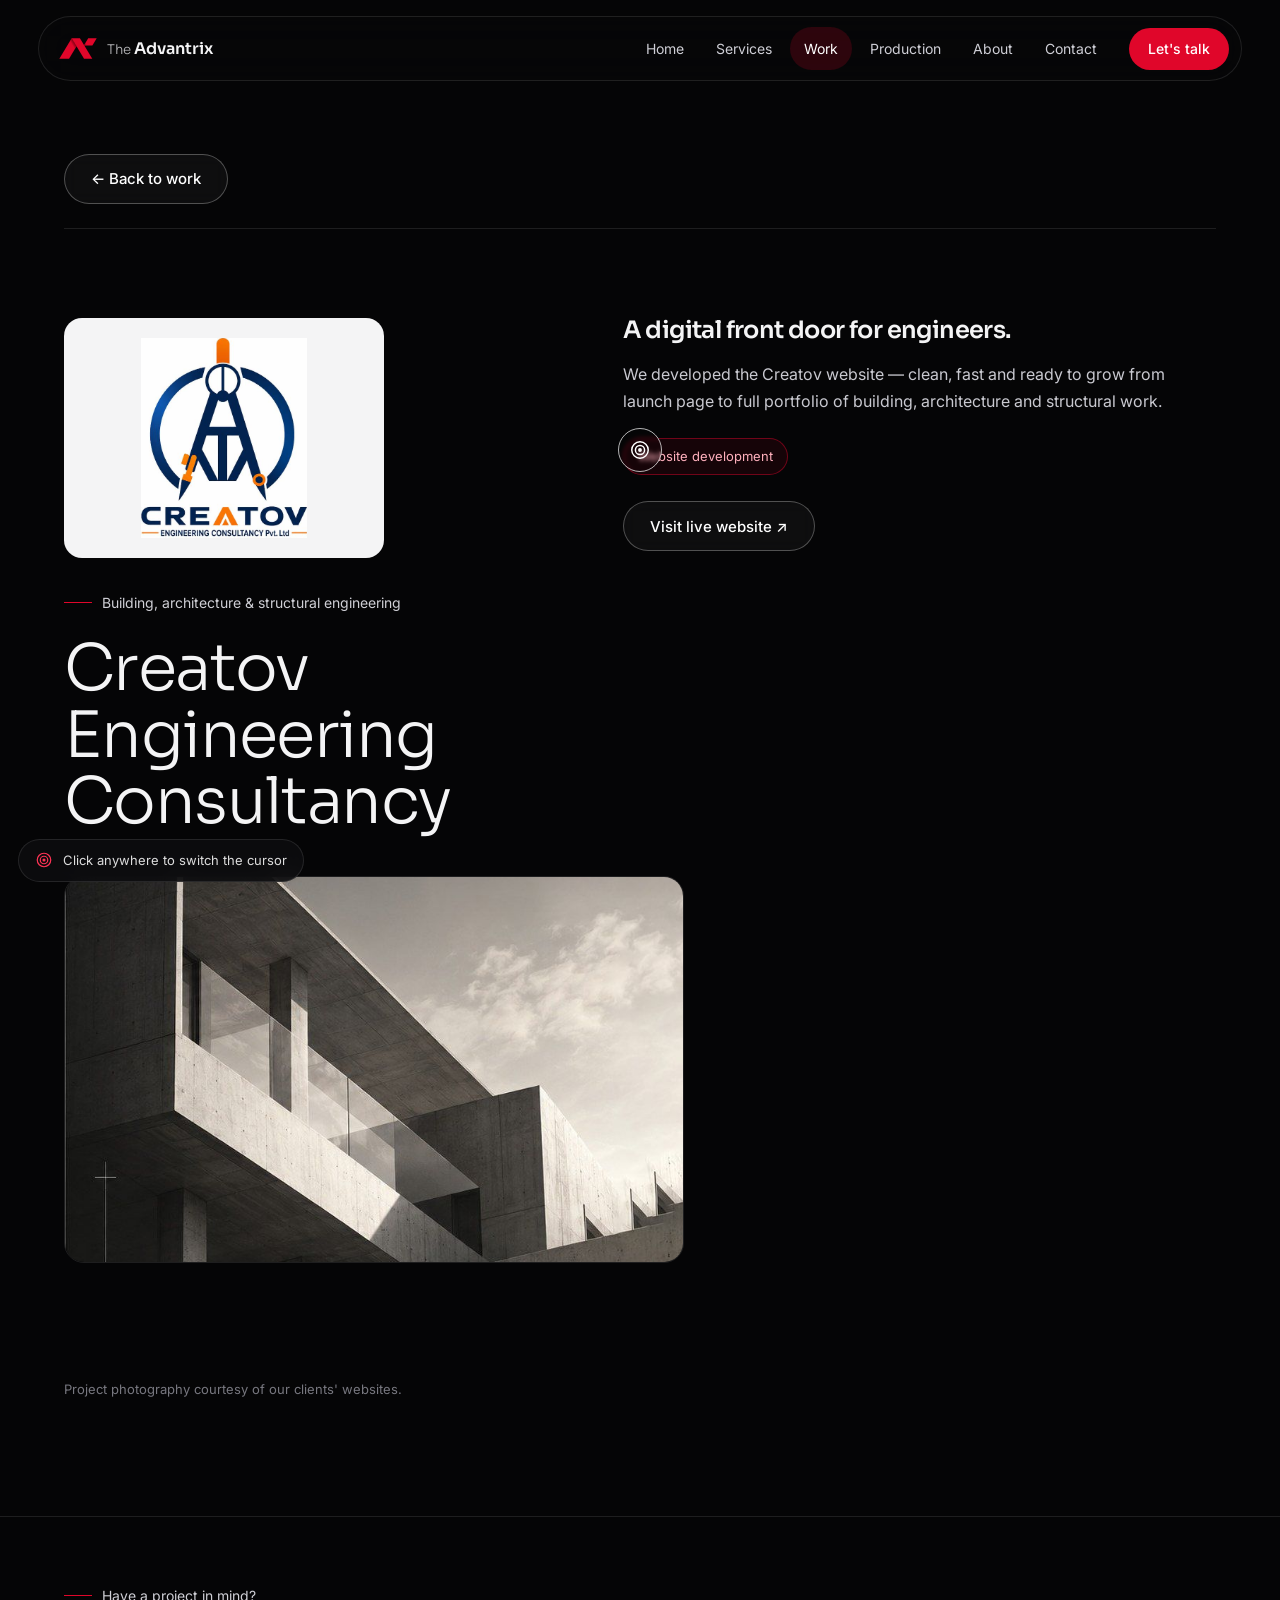
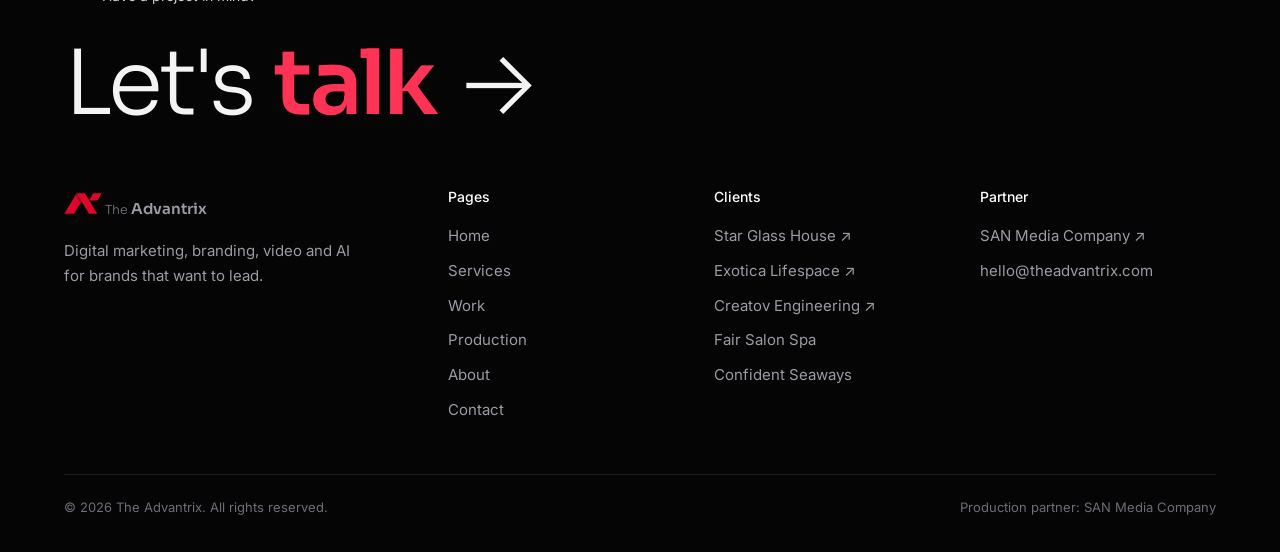
<file: pages/projects/creatov.html>
<!DOCTYPE html>
<html lang="en">

<head>
  <meta charset="utf-8">
  <meta name="viewport" content="width=device-width, initial-scale=1">
  <title>Creatov Engineering Consultancy — The Advantrix</title>
  <meta name="description" content="We developed the Creatov website — clean, fast and ready to grow from launch page to full portfolio of building, architecture and structural work.">
  <link rel="preconnect" href="https://fonts.googleapis.com">
  <link rel="preconnect" href="https://fonts.gstatic.com" crossorigin>
  <link
    href="https://fonts.googleapis.com/css2?family=Sora:wght@300;400;600;700&family=Inter:wght@400;500;600&display=swap"
    rel="stylesheet">
  <link rel="stylesheet" href="../../assets/css/main.css">
  <link rel="stylesheet" href="../../assets/css/work.css">
  <script src="../../assets/js/main.js" defer></script>
</head>

<body>
  <header class="nav" id="nav">
    <a class="brand" href="../../index.html" aria-label="The Advantrix — home">
      <img src="../../assets/images/site/brand-mark.svg" width="38" height="21" alt="">
      <span><small>The</small> Advantrix</span></a>
    <nav class="links" id="links" aria-label="Primary">
      <a href="../../index.html">Home</a>
      <a href="../services.html">Services</a>
      <a href="../work.html" class="on">Work</a>
      <a href="../production.html">Production</a>
      <a href="../about.html">About</a>
      <a href="../contact.html">Contact</a>
    </nav>
    <a class="btn red" href="../contact.html">Let's talk</a>
    <button class="menu" id="menu" type="button" aria-label="Menu" aria-controls="links" aria-expanded="false"><svg width="20" height="20"
        viewBox="0 0 24 24" fill="none" stroke="currentColor" stroke-width="1.8" stroke-linecap="round">
        <path d="M4 8h16M4 16h16" />
      </svg></button>
  </header>

  <main class="page">
    <div class="band case-page">
      <div class="wrap">
        <a class="btn line case-back" href="../work.html#case-creatov">← Back to work</a>
        <article class="case case-detail" id="case-creatov">
          <div class="top">
            <div class="rv">
              <div class="lgbox"><div class="lg tall creatov"><img src="../../assets/images/projects/creatov/logo-creatov.png" alt="Creatov Engineering Consultancy logo"></div></div>
              <span class="tag">Building, architecture &amp; structural engineering</span>
              <h1>Creatov Engineering Consultancy</h1>
            </div>
            <div class="rv">
              <h2 class="case-heading">A digital front door for engineers.</h2>
              <p>We developed the Creatov website — clean, fast and ready to grow from launch page to full portfolio of building, architecture and structural work.</p>
              <div class="done"><span>Website development</span></div>
              <div class="case-actions">
                <a class="btn line" href="https://www.creatovec.com/" target="_blank" rel="noopener">Visit live website ↗</a>
              </div>
            </div>
          </div>
          <div class="gal" tabindex="0" aria-label="Creatov Engineering Consultancy photos">
            <figure><img src="../../assets/images/projects/creatov/cr-architecture.jpg" alt="Creatov Engineering Consultancy project photo" loading="lazy"></figure>
          </div>
        </article>
        <p class="note">Project photography courtesy of our clients' websites.</p>
      </div>
    </div>
  </main>

  <footer>
    <div class="wrap">
      <span class="tag">Have a project in mind?</span><br>
      <a class="big-cta" href="../contact.html">Let's <b>talk</b> →</a>
      <div class="foot">
        <div>
          <a class="brand" href="../../index.html">
            <img src="../../assets/images/site/brand-mark.svg" width="38" height="21" alt="">
            <span><small>The</small> Advantrix</span></a>
          <p>Digital marketing, branding, video and AI for brands that want to lead.</p>
        </div>
        <div>
          <h4>Pages</h4><a href="../../index.html">Home</a><a href="../services.html">Services</a><a href="../work.html">Work</a><a
            href="../production.html">Production</a><a href="../about.html">About</a><a href="../contact.html">Contact</a>
        </div>
        <div>
          <h4>Clients</h4><a href="https://starglasshouse.com/" target="_blank" rel="noopener">Star Glass House ↗</a><a
            href="https://exoticalifespace.com/" target="_blank" rel="noopener">Exotica Lifespace ↗</a><a
            href="https://www.creatovec.com/" target="_blank" rel="noopener">Creatov Engineering ↗</a><a
            href="fair.html">Fair Salon Spa</a><a href="seaways.html">Confident Seaways</a>
        </div>
        <div>
          <h4>Partner</h4><a href="https://sanmediacompany.in/" target="_blank" rel="noopener">SAN Media Company ↗</a><a
            href="../contact.html">hello@theadvantrix.com</a>
        </div>
      </div>
      <div class="legal"><span>© 2026 The Advantrix. All rights reserved.</span><span>Production partner: SAN Media
          Company</span></div>
    </div>
  </footer>

  <div id="cur" aria-hidden="true">
    <div class="ring"></div>
    <div class="ico" id="curi"></div>
    <div class="lbl" id="curl"></div>
  </div>
  <div class="hint" id="hint"><i id="hinti"></i>Click anywhere to switch the cursor</div>
</body>

</html>
</file>
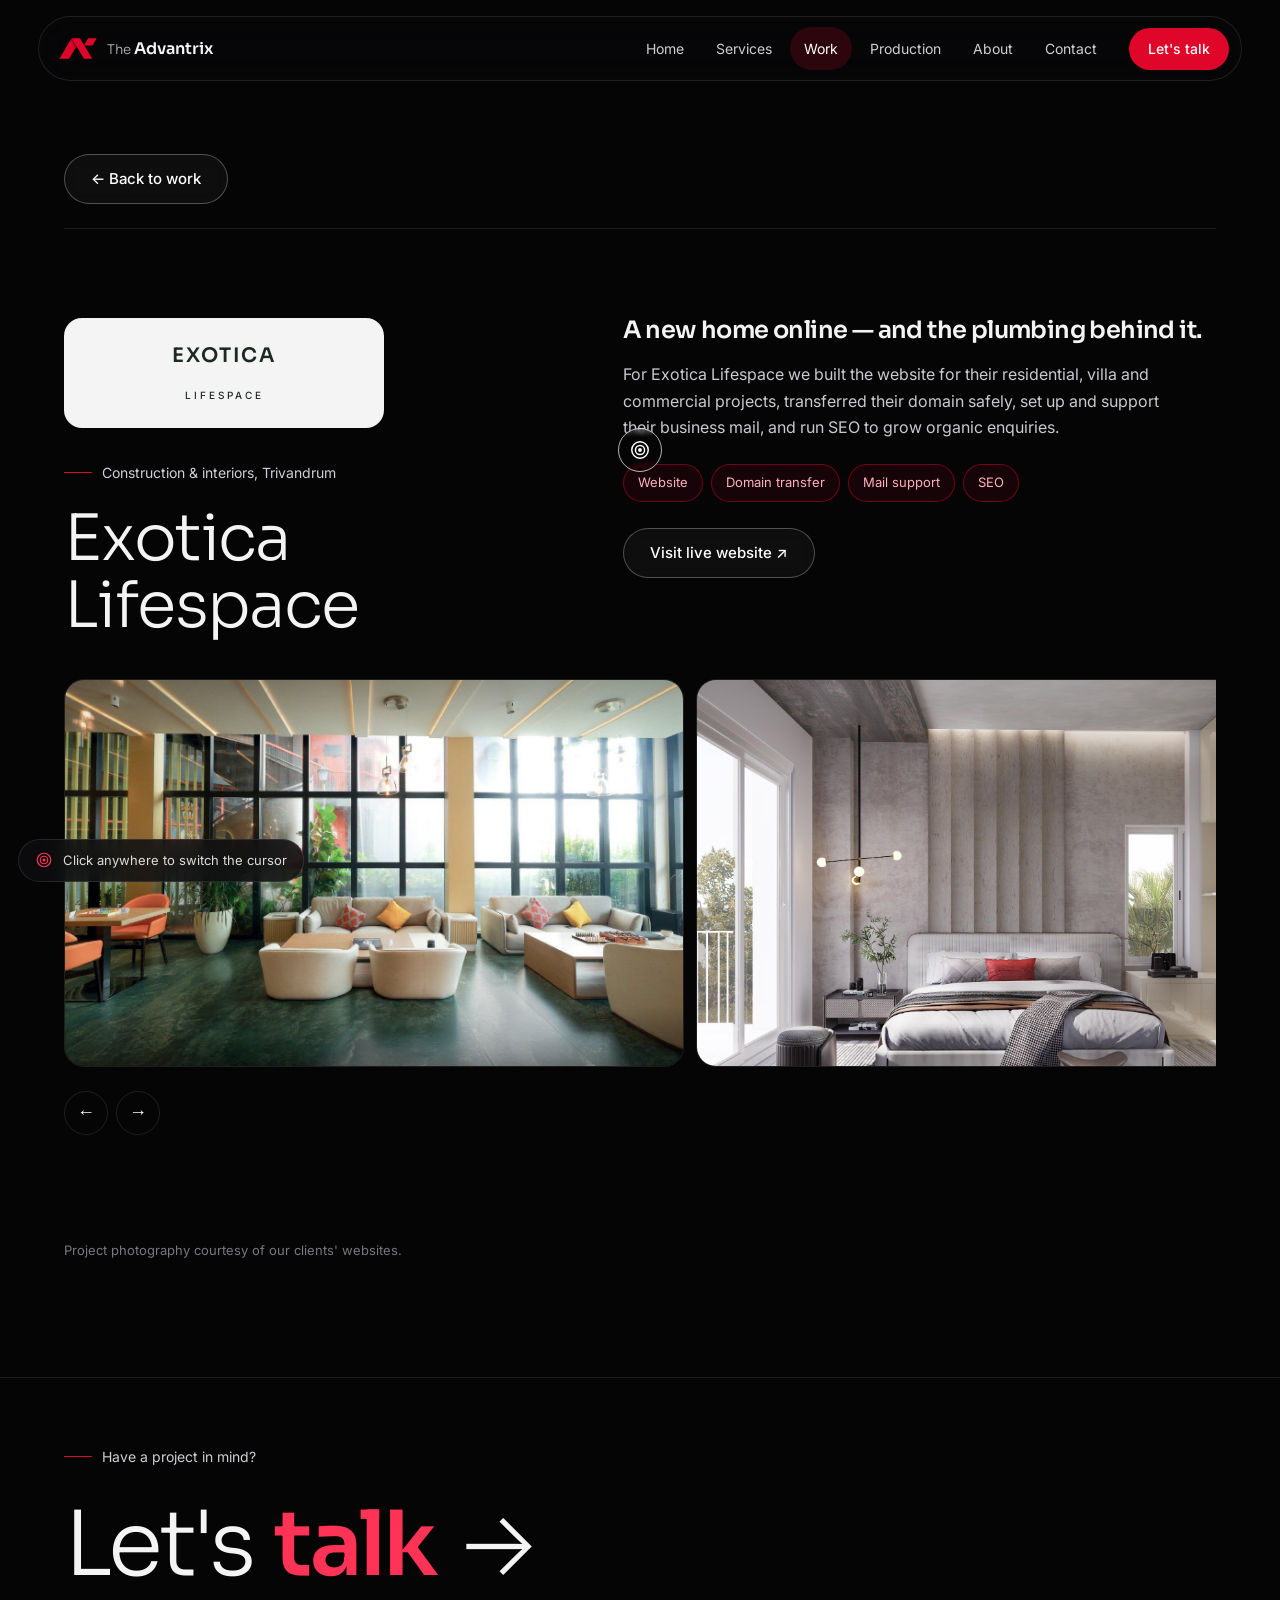
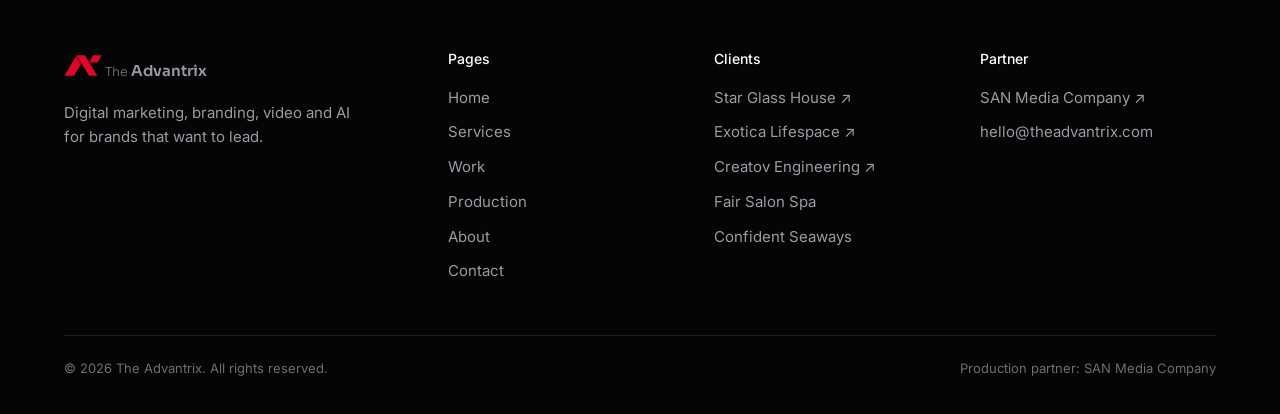
<file: pages/projects/exotica.html>
<!DOCTYPE html>
<html lang="en">

<head>
  <meta charset="utf-8">
  <meta name="viewport" content="width=device-width, initial-scale=1">
  <title>Exotica Lifespace — The Advantrix</title>
  <meta name="description" content="For Exotica Lifespace we built the website for their residential, villa and commercial projects, transferred their domain safely, set up and support their business mail, and run SEO to grow organic enquiries.">
  <link rel="preconnect" href="https://fonts.googleapis.com">
  <link rel="preconnect" href="https://fonts.gstatic.com" crossorigin>
  <link
    href="https://fonts.googleapis.com/css2?family=Sora:wght@300;400;600;700&family=Inter:wght@400;500;600&display=swap"
    rel="stylesheet">
  <link rel="stylesheet" href="../../assets/css/main.css">
  <link rel="stylesheet" href="../../assets/css/work.css">
  <script src="../../assets/js/main.js" defer></script>
  <script src="../../assets/js/gallery.js" defer></script>
</head>

<body>
  <header class="nav" id="nav">
    <a class="brand" href="../../index.html" aria-label="The Advantrix — home">
      <img src="../../assets/images/site/brand-mark.svg" width="38" height="21" alt="">
      <span><small>The</small> Advantrix</span></a>
    <nav class="links" id="links" aria-label="Primary">
      <a href="../../index.html">Home</a>
      <a href="../services.html">Services</a>
      <a href="../work.html" class="on">Work</a>
      <a href="../production.html">Production</a>
      <a href="../about.html">About</a>
      <a href="../contact.html">Contact</a>
    </nav>
    <a class="btn red" href="../contact.html">Let's talk</a>
    <button class="menu" id="menu" type="button" aria-label="Menu" aria-controls="links" aria-expanded="false"><svg width="20" height="20"
        viewBox="0 0 24 24" fill="none" stroke="currentColor" stroke-width="1.8" stroke-linecap="round">
        <path d="M4 8h16M4 16h16" />
      </svg></button>
  </header>

  <main class="page">
    <div class="band case-page">
      <div class="wrap">
        <a class="btn line case-back" href="../work.html#case-exotica">← Back to work</a>
        <article class="case case-detail" id="case-exotica">
          <div class="top">
            <div class="rv">
              <div class="lgbox"><div class="lg word">EXOTICA<small>LIFESPACE</small></div></div>
              <span class="tag">Construction &amp; interiors, Trivandrum</span>
              <h1>Exotica Lifespace</h1>
            </div>
            <div class="rv">
              <h2 class="case-heading">A new home online — and the plumbing behind it.</h2>
              <p>For Exotica Lifespace we built the website for their residential, villa and commercial projects, transferred their domain safely, set up and support their business mail, and run SEO to grow organic enquiries.</p>
              <div class="done"><span>Website</span><span>Domain transfer</span><span>Mail support</span><span>SEO</span></div>
              <div class="case-actions">
                <a class="btn line" href="https://exoticalifespace.com/" target="_blank" rel="noopener">Visit live website ↗</a>
              </div>
            </div>
          </div>
          <div class="gal" tabindex="0" aria-label="Exotica Lifespace photos">
            <figure><img src="../../assets/images/projects/exotica/ex-detour2.jpg" alt="Exotica Lifespace project photo" loading="lazy"></figure>
            <figure><img src="../../assets/images/projects/exotica/ex-rome.jpg" alt="Exotica Lifespace project photo" loading="lazy"></figure>
            <figure><img src="../../assets/images/projects/exotica/ex-detour18.jpg" alt="Exotica Lifespace project photo" loading="lazy"></figure>
            <figure><img src="../../assets/images/projects/exotica/ex-lakeview.jpg" alt="Exotica Lifespace project photo" loading="lazy"></figure>
            <figure><img src="../../assets/images/projects/exotica/ex-detour11.jpg" alt="Exotica Lifespace project photo" loading="lazy"></figure>
            <figure><img src="../../assets/images/projects/exotica/ex-rome4.jpg" alt="Exotica Lifespace project photo" loading="lazy"></figure>
            <figure><img src="../../assets/images/projects/exotica/ex-detour14.jpg" alt="Exotica Lifespace project photo" loading="lazy"></figure>
            <figure><img src="../../assets/images/projects/exotica/ex-rome2.jpg" alt="Exotica Lifespace project photo" loading="lazy"></figure>
          </div>
          <div class="galnav" hidden>
            <button type="button" data-g="-1" aria-label="Previous photo">←</button>
            <button type="button" data-g="1" aria-label="Next photo">→</button>
          </div>
        </article>
        <p class="note">Project photography courtesy of our clients' websites.</p>
      </div>
    </div>
  </main>

  <footer>
    <div class="wrap">
      <span class="tag">Have a project in mind?</span><br>
      <a class="big-cta" href="../contact.html">Let's <b>talk</b> →</a>
      <div class="foot">
        <div>
          <a class="brand" href="../../index.html">
            <img src="../../assets/images/site/brand-mark.svg" width="38" height="21" alt="">
            <span><small>The</small> Advantrix</span></a>
          <p>Digital marketing, branding, video and AI for brands that want to lead.</p>
        </div>
        <div>
          <h4>Pages</h4><a href="../../index.html">Home</a><a href="../services.html">Services</a><a href="../work.html">Work</a><a
            href="../production.html">Production</a><a href="../about.html">About</a><a href="../contact.html">Contact</a>
        </div>
        <div>
          <h4>Clients</h4><a href="https://starglasshouse.com/" target="_blank" rel="noopener">Star Glass House ↗</a><a
            href="https://exoticalifespace.com/" target="_blank" rel="noopener">Exotica Lifespace ↗</a><a
            href="https://www.creatovec.com/" target="_blank" rel="noopener">Creatov Engineering ↗</a><a
            href="fair.html">Fair Salon Spa</a><a href="seaways.html">Confident Seaways</a>
        </div>
        <div>
          <h4>Partner</h4><a href="https://sanmediacompany.in/" target="_blank" rel="noopener">SAN Media Company ↗</a><a
            href="../contact.html">hello@theadvantrix.com</a>
        </div>
      </div>
      <div class="legal"><span>© 2026 The Advantrix. All rights reserved.</span><span>Production partner: SAN Media
          Company</span></div>
    </div>
  </footer>

  <div id="cur" aria-hidden="true">
    <div class="ring"></div>
    <div class="ico" id="curi"></div>
    <div class="lbl" id="curl"></div>
  </div>
  <div class="hint" id="hint"><i id="hinti"></i>Click anywhere to switch the cursor</div>
</body>

</html>
</file>
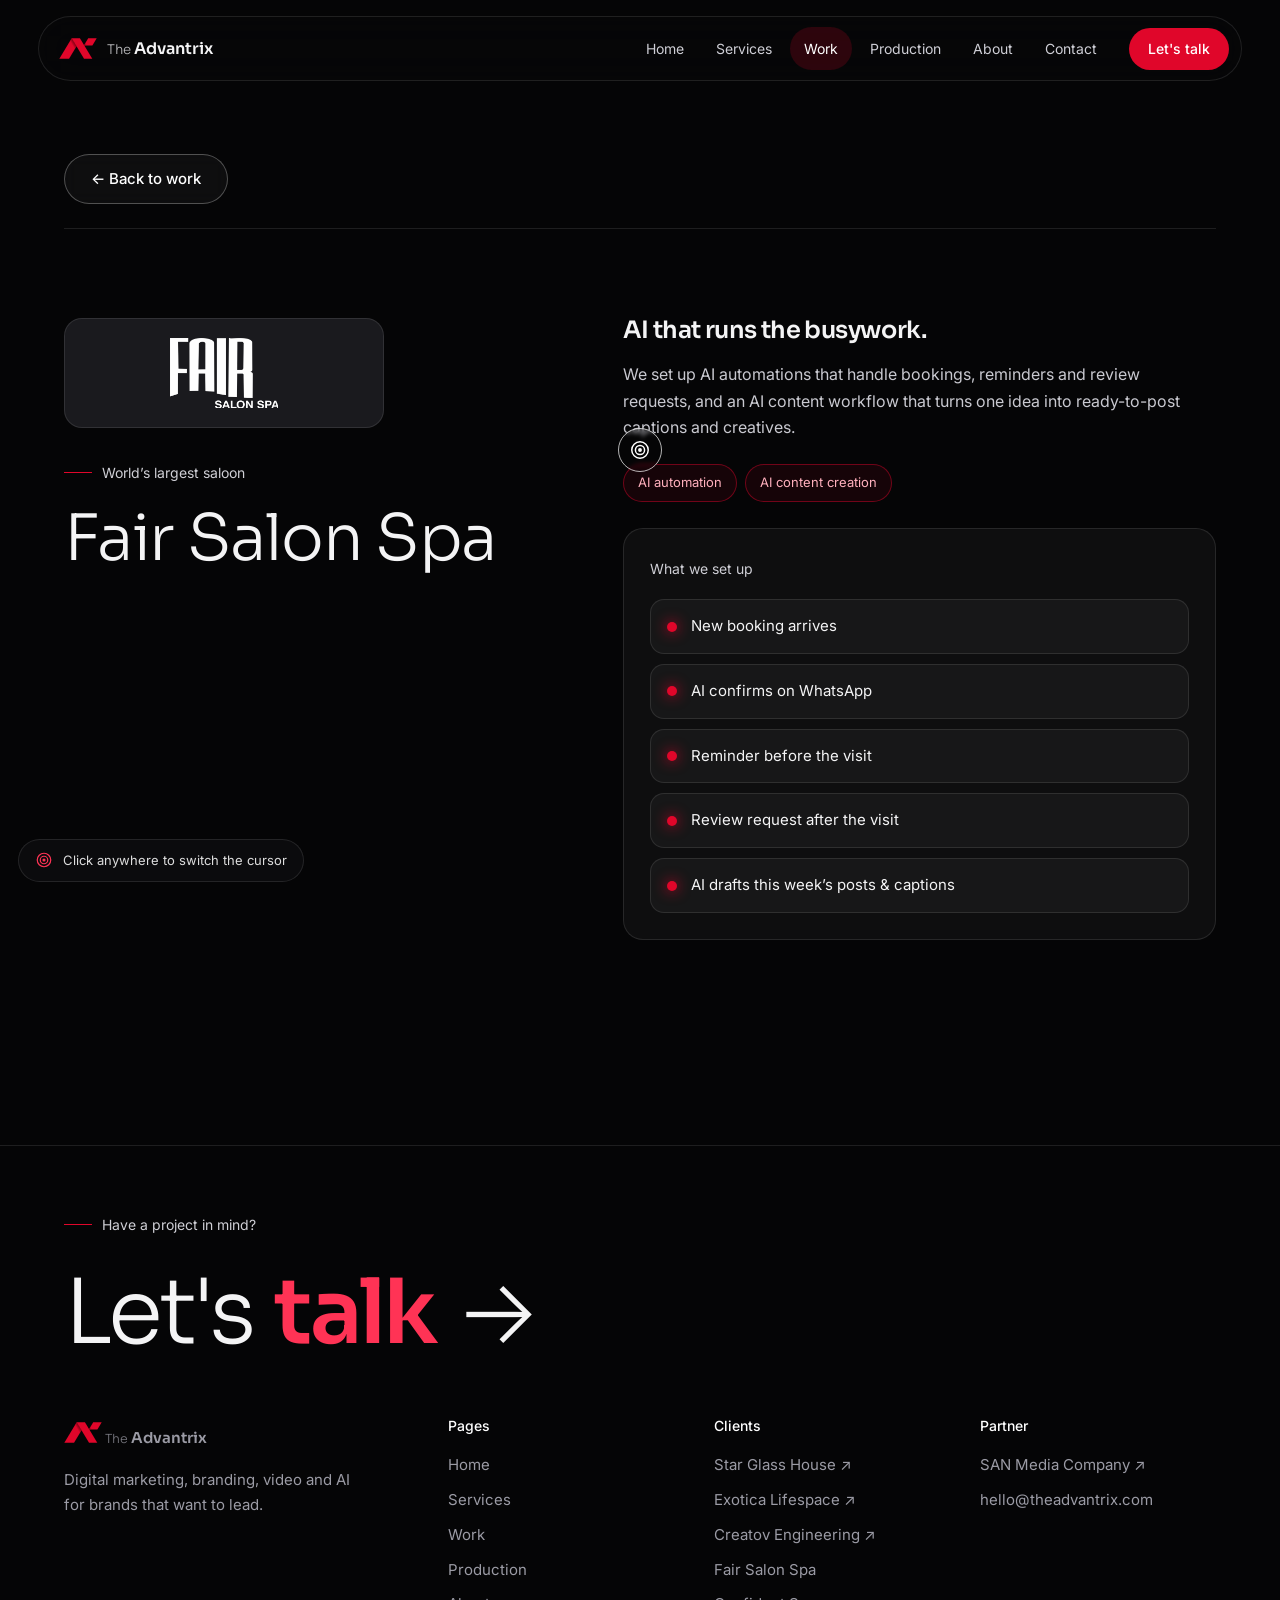
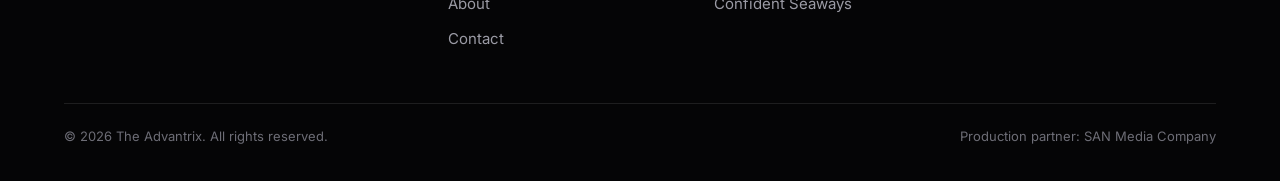
<file: pages/projects/fair.html>
<!DOCTYPE html>
<html lang="en">

<head>
  <meta charset="utf-8">
  <meta name="viewport" content="width=device-width, initial-scale=1">
  <title>Fair Salon Spa — The Advantrix</title>
  <meta name="description" content="We set up AI automations that handle bookings, reminders and review requests, and an AI content workflow that turns one idea into ready-to-post captions and creatives.">
  <link rel="preconnect" href="https://fonts.googleapis.com">
  <link rel="preconnect" href="https://fonts.gstatic.com" crossorigin>
  <link
    href="https://fonts.googleapis.com/css2?family=Sora:wght@300;400;600;700&family=Inter:wght@400;500;600&display=swap"
    rel="stylesheet">
  <link rel="stylesheet" href="../../assets/css/main.css">
  <link rel="stylesheet" href="../../assets/css/work.css">
  <script src="../../assets/js/main.js" defer></script>
</head>

<body>
  <header class="nav" id="nav">
    <a class="brand" href="../../index.html" aria-label="The Advantrix — home">
      <img src="../../assets/images/site/brand-mark.svg" width="38" height="21" alt="">
      <span><small>The</small> Advantrix</span></a>
    <nav class="links" id="links" aria-label="Primary">
      <a href="../../index.html">Home</a>
      <a href="../services.html">Services</a>
      <a href="../work.html" class="on">Work</a>
      <a href="../production.html">Production</a>
      <a href="../about.html">About</a>
      <a href="../contact.html">Contact</a>
    </nav>
    <a class="btn red" href="../contact.html">Let's talk</a>
    <button class="menu" id="menu" type="button" aria-label="Menu" aria-controls="links" aria-expanded="false"><svg width="20" height="20"
        viewBox="0 0 24 24" fill="none" stroke="currentColor" stroke-width="1.8" stroke-linecap="round">
        <path d="M4 8h16M4 16h16" />
      </svg></button>
  </header>

  <main class="page">
    <div class="band case-page">
      <div class="wrap">
        <a class="btn line case-back" href="../work.html#case-fair">← Back to work</a>
        <article class="case case-detail" id="case-fair">
          <div class="top">
            <div class="rv">
              <div class="lgbox"><div class="lg dark"><img src="../../assets/images/projects/fair/logo-fair.png" alt="Fair Salon Spa logo"></div></div>
              <span class="tag">World’s largest saloon</span>
              <h1>Fair Salon Spa</h1>
            </div>
            <div class="rv">
              <h2 class="case-heading">AI that runs the busywork.</h2>
              <p>We set up AI automations that handle bookings, reminders and review requests, and an AI content workflow that turns one idea into ready-to-post captions and creatives.</p>
              <div class="done"><span>AI automation</span><span>AI content creation</span></div>
              <div class="panel">
                <span class="panel-title">What we set up</span>
                <div class="flow">
                  <div><i></i>New booking arrives</div>
                  <div><i></i>AI confirms on WhatsApp</div>
                  <div><i></i>Reminder before the visit</div>
                  <div><i></i>Review request after the visit</div>
                  <div><i></i>AI drafts this week’s posts &amp; captions</div>
                </div>
              </div>
            </div>
          </div>
        </article>
      </div>
    </div>
  </main>

  <footer>
    <div class="wrap">
      <span class="tag">Have a project in mind?</span><br>
      <a class="big-cta" href="../contact.html">Let's <b>talk</b> →</a>
      <div class="foot">
        <div>
          <a class="brand" href="../../index.html">
            <img src="../../assets/images/site/brand-mark.svg" width="38" height="21" alt="">
            <span><small>The</small> Advantrix</span></a>
          <p>Digital marketing, branding, video and AI for brands that want to lead.</p>
        </div>
        <div>
          <h4>Pages</h4><a href="../../index.html">Home</a><a href="../services.html">Services</a><a href="../work.html">Work</a><a
            href="../production.html">Production</a><a href="../about.html">About</a><a href="../contact.html">Contact</a>
        </div>
        <div>
          <h4>Clients</h4><a href="https://starglasshouse.com/" target="_blank" rel="noopener">Star Glass House ↗</a><a
            href="https://exoticalifespace.com/" target="_blank" rel="noopener">Exotica Lifespace ↗</a><a
            href="https://www.creatovec.com/" target="_blank" rel="noopener">Creatov Engineering ↗</a><a
            href="fair.html">Fair Salon Spa</a><a href="seaways.html">Confident Seaways</a>
        </div>
        <div>
          <h4>Partner</h4><a href="https://sanmediacompany.in/" target="_blank" rel="noopener">SAN Media Company ↗</a><a
            href="../contact.html">hello@theadvantrix.com</a>
        </div>
      </div>
      <div class="legal"><span>© 2026 The Advantrix. All rights reserved.</span><span>Production partner: SAN Media
          Company</span></div>
    </div>
  </footer>

  <div id="cur" aria-hidden="true">
    <div class="ring"></div>
    <div class="ico" id="curi"></div>
    <div class="lbl" id="curl"></div>
  </div>
  <div class="hint" id="hint"><i id="hinti"></i>Click anywhere to switch the cursor</div>
</body>

</html>
</file>
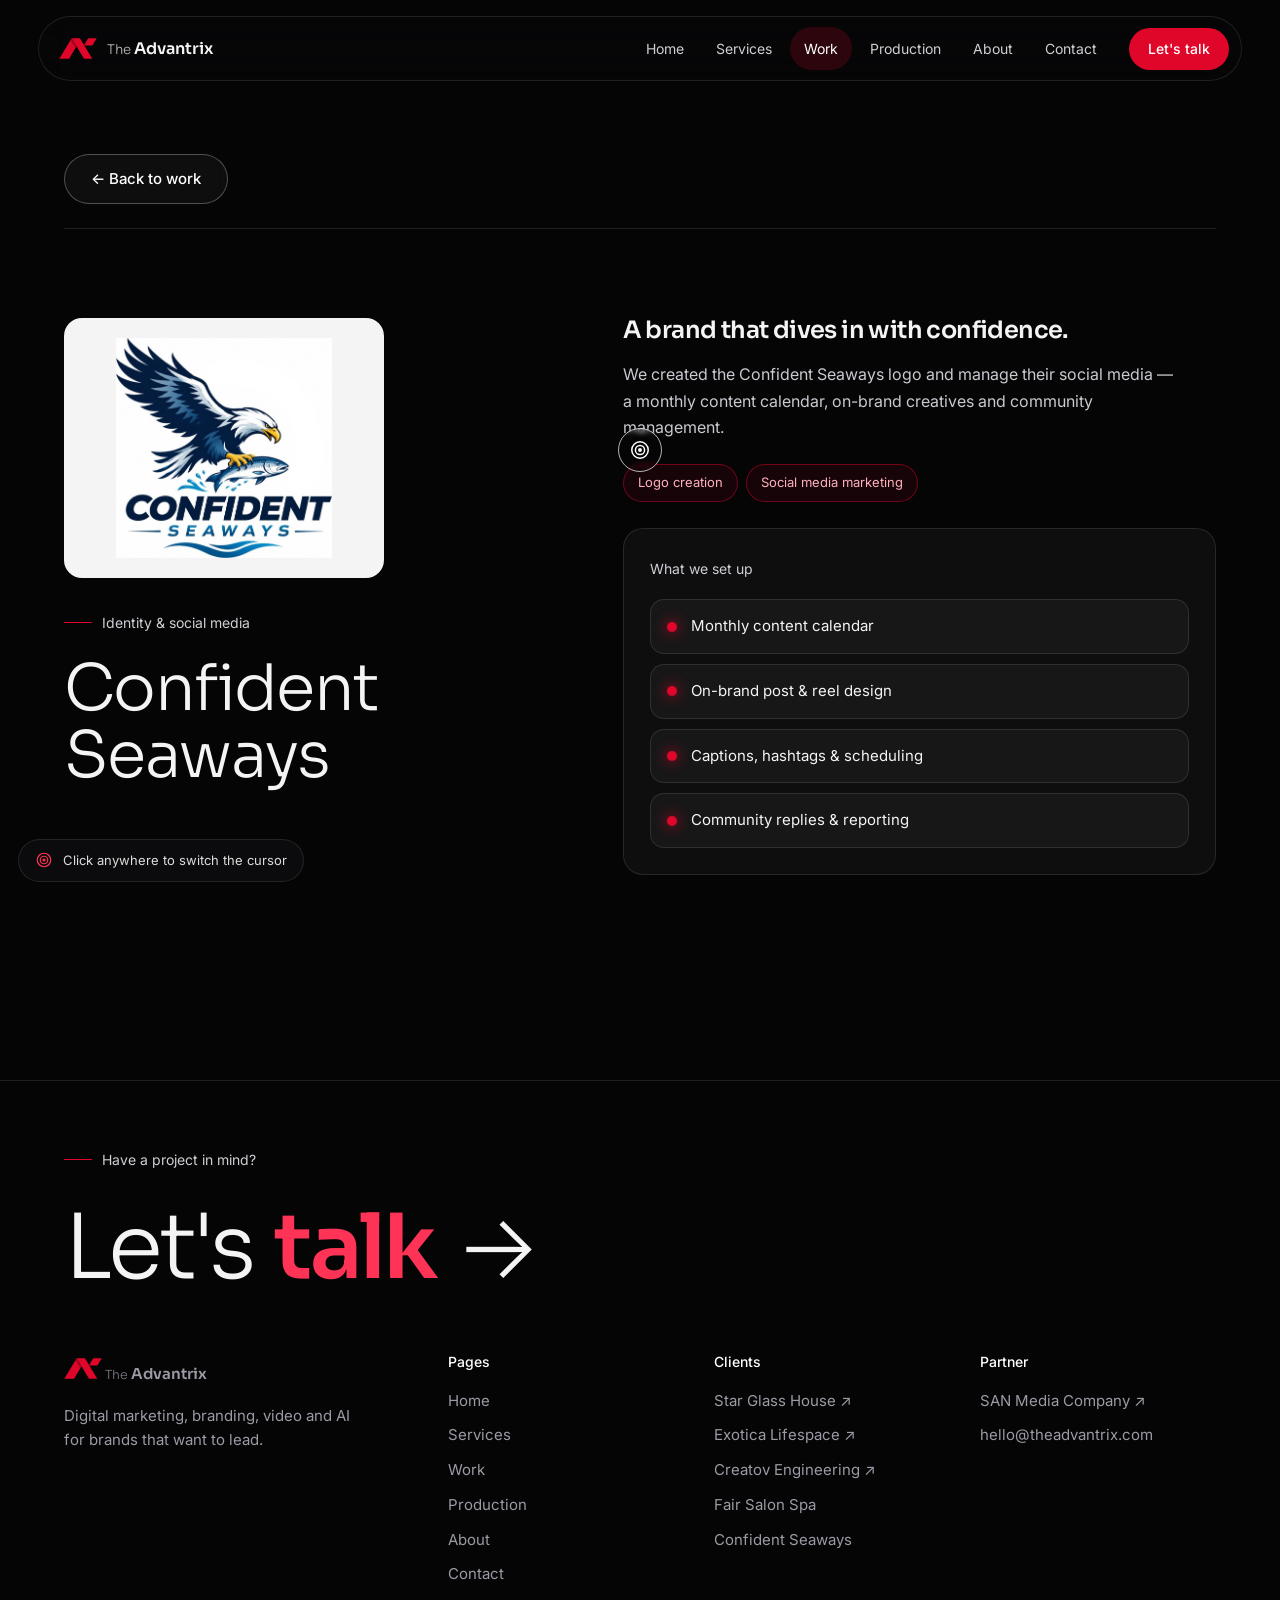
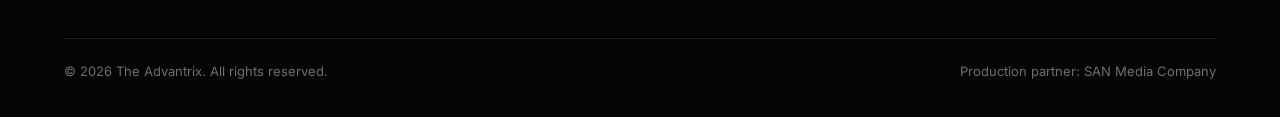
<file: pages/projects/seaways.html>
<!DOCTYPE html>
<html lang="en">

<head>
  <meta charset="utf-8">
  <meta name="viewport" content="width=device-width, initial-scale=1">
  <title>Confident Seaways — The Advantrix</title>
  <meta name="description" content="We created the Confident Seaways logo and manage their social media — a monthly content calendar, on-brand creatives and community management.">
  <link rel="preconnect" href="https://fonts.googleapis.com">
  <link rel="preconnect" href="https://fonts.gstatic.com" crossorigin>
  <link
    href="https://fonts.googleapis.com/css2?family=Sora:wght@300;400;600;700&family=Inter:wght@400;500;600&display=swap"
    rel="stylesheet">
  <link rel="stylesheet" href="../../assets/css/main.css">
  <link rel="stylesheet" href="../../assets/css/work.css">
  <script src="../../assets/js/main.js" defer></script>
</head>

<body>
  <header class="nav" id="nav">
    <a class="brand" href="../../index.html" aria-label="The Advantrix — home">
      <img src="../../assets/images/site/brand-mark.svg" width="38" height="21" alt="">
      <span><small>The</small> Advantrix</span></a>
    <nav class="links" id="links" aria-label="Primary">
      <a href="../../index.html">Home</a>
      <a href="../services.html">Services</a>
      <a href="../work.html" class="on">Work</a>
      <a href="../production.html">Production</a>
      <a href="../about.html">About</a>
      <a href="../contact.html">Contact</a>
    </nav>
    <a class="btn red" href="../contact.html">Let's talk</a>
    <button class="menu" id="menu" type="button" aria-label="Menu" aria-controls="links" aria-expanded="false"><svg width="20" height="20"
        viewBox="0 0 24 24" fill="none" stroke="currentColor" stroke-width="1.8" stroke-linecap="round">
        <path d="M4 8h16M4 16h16" />
      </svg></button>
  </header>

  <main class="page">
    <div class="band case-page">
      <div class="wrap">
        <a class="btn line case-back" href="../work.html#case-seaways">← Back to work</a>
        <article class="case case-detail" id="case-seaways">
          <div class="top">
            <div class="rv">
              <div class="lgbox"><div class="lg tall"><img src="../../assets/images/projects/seaways/logo-seaways.jpg" alt="Confident Seaways logo"></div></div>
              <span class="tag">Identity &amp; social media</span>
              <h1>Confident Seaways</h1>
            </div>
            <div class="rv">
              <h2 class="case-heading">A brand that dives in with confidence.</h2>
              <p>We created the Confident Seaways logo and manage their social media — a monthly content calendar, on-brand creatives and community management.</p>
              <div class="done"><span>Logo creation</span><span>Social media marketing</span></div>
              <div class="panel">
                <span class="panel-title">What we set up</span>
                <div class="flow">
                  <div><i></i>Monthly content calendar</div>
                  <div><i></i>On-brand post &amp; reel design</div>
                  <div><i></i>Captions, hashtags &amp; scheduling</div>
                  <div><i></i>Community replies &amp; reporting</div>
                </div>
              </div>
            </div>
          </div>
        </article>
      </div>
    </div>
  </main>

  <footer>
    <div class="wrap">
      <span class="tag">Have a project in mind?</span><br>
      <a class="big-cta" href="../contact.html">Let's <b>talk</b> →</a>
      <div class="foot">
        <div>
          <a class="brand" href="../../index.html">
            <img src="../../assets/images/site/brand-mark.svg" width="38" height="21" alt="">
            <span><small>The</small> Advantrix</span></a>
          <p>Digital marketing, branding, video and AI for brands that want to lead.</p>
        </div>
        <div>
          <h4>Pages</h4><a href="../../index.html">Home</a><a href="../services.html">Services</a><a href="../work.html">Work</a><a
            href="../production.html">Production</a><a href="../about.html">About</a><a href="../contact.html">Contact</a>
        </div>
        <div>
          <h4>Clients</h4><a href="https://starglasshouse.com/" target="_blank" rel="noopener">Star Glass House ↗</a><a
            href="https://exoticalifespace.com/" target="_blank" rel="noopener">Exotica Lifespace ↗</a><a
            href="https://www.creatovec.com/" target="_blank" rel="noopener">Creatov Engineering ↗</a><a
            href="fair.html">Fair Salon Spa</a><a href="seaways.html">Confident Seaways</a>
        </div>
        <div>
          <h4>Partner</h4><a href="https://sanmediacompany.in/" target="_blank" rel="noopener">SAN Media Company ↗</a><a
            href="../contact.html">hello@theadvantrix.com</a>
        </div>
      </div>
      <div class="legal"><span>© 2026 The Advantrix. All rights reserved.</span><span>Production partner: SAN Media
          Company</span></div>
    </div>
  </footer>

  <div id="cur" aria-hidden="true">
    <div class="ring"></div>
    <div class="ico" id="curi"></div>
    <div class="lbl" id="curl"></div>
  </div>
  <div class="hint" id="hint"><i id="hinti"></i>Click anywhere to switch the cursor</div>
</body>

</html>
</file>
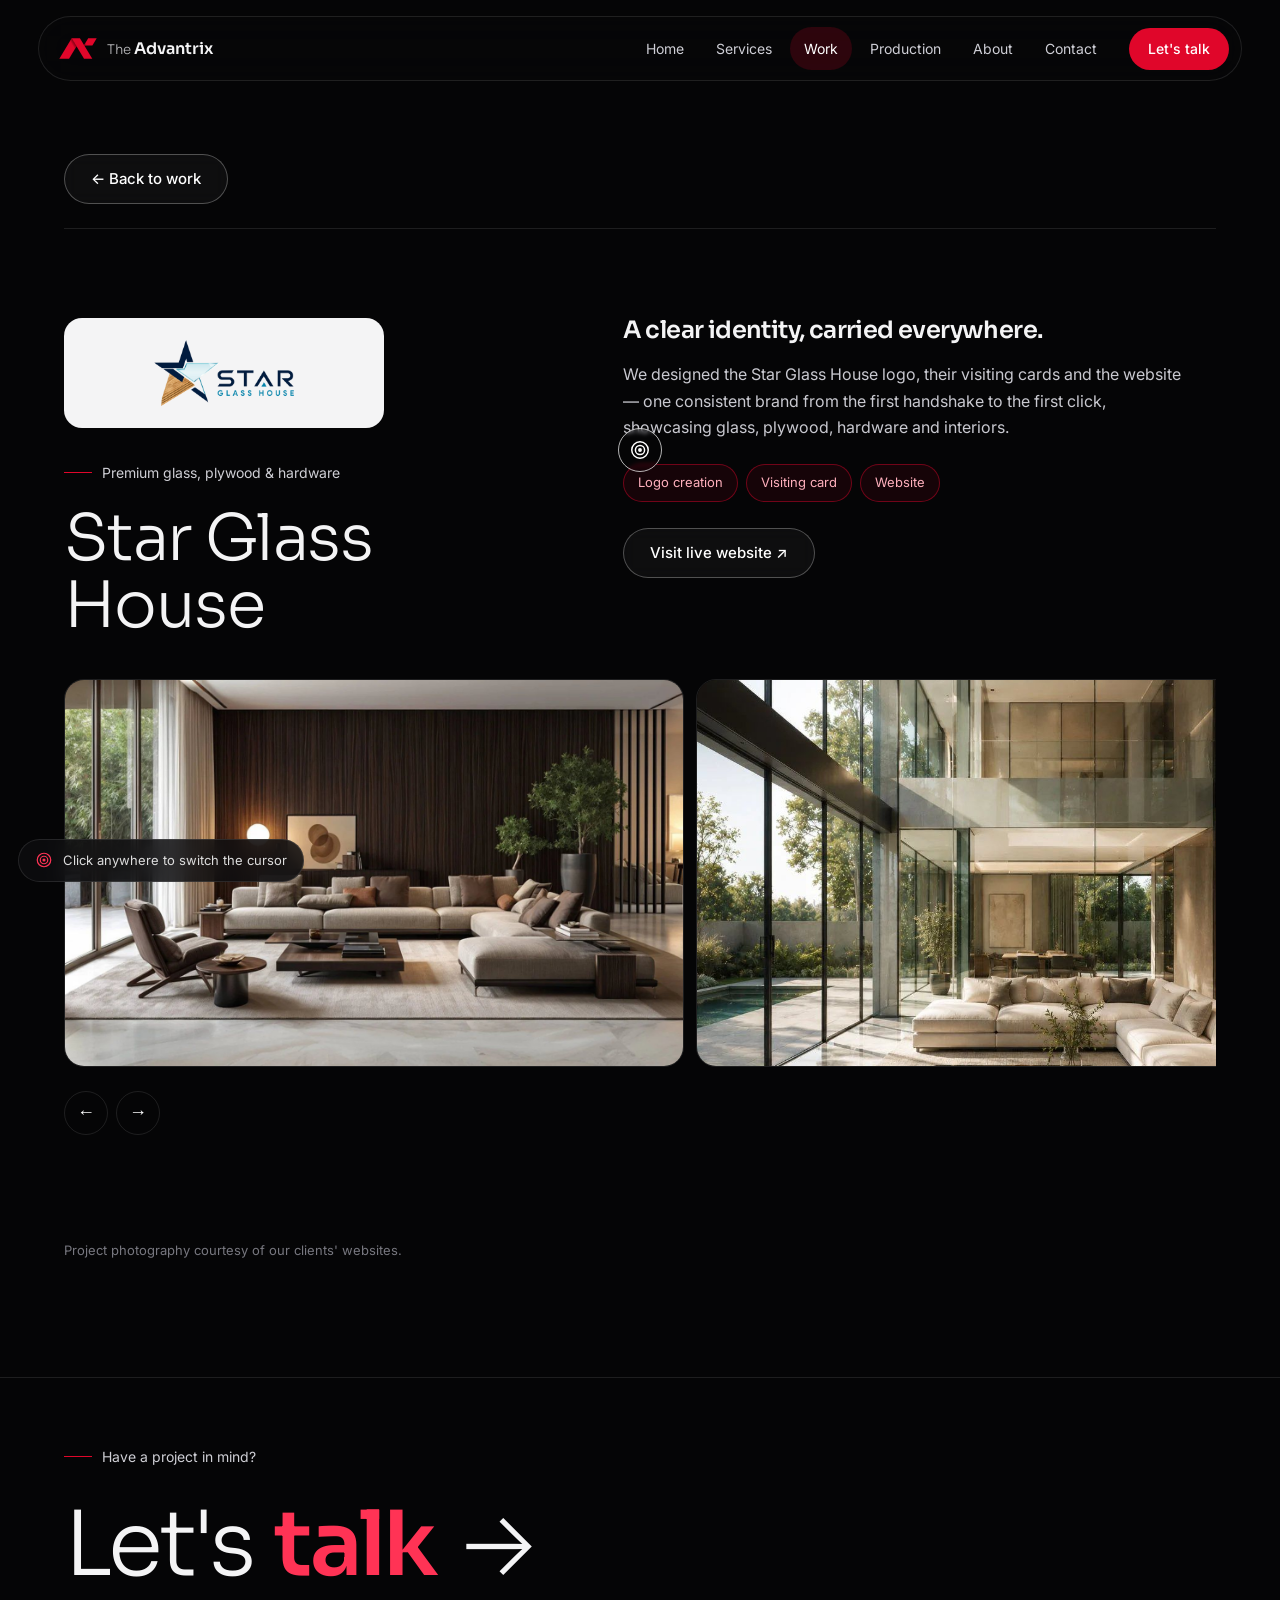
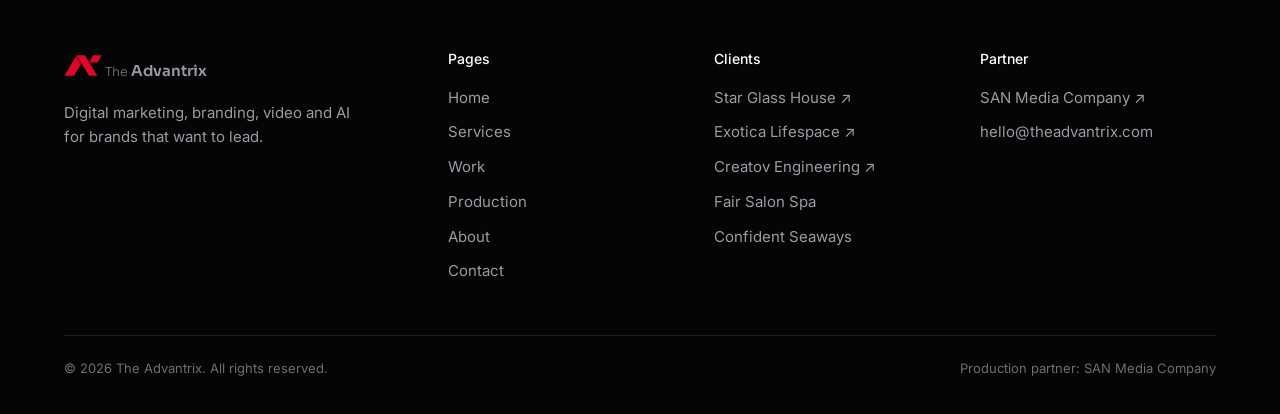
<file: pages/projects/starglass.html>
<!DOCTYPE html>
<html lang="en">

<head>
  <meta charset="utf-8">
  <meta name="viewport" content="width=device-width, initial-scale=1">
  <title>Star Glass House — The Advantrix</title>
  <meta name="description" content="We designed the Star Glass House logo, their visiting cards and the website — one consistent brand from the first handshake to the first click, showcasing glass, plywood, hardware and interiors.">
  <link rel="preconnect" href="https://fonts.googleapis.com">
  <link rel="preconnect" href="https://fonts.gstatic.com" crossorigin>
  <link
    href="https://fonts.googleapis.com/css2?family=Sora:wght@300;400;600;700&family=Inter:wght@400;500;600&display=swap"
    rel="stylesheet">
  <link rel="stylesheet" href="../../assets/css/main.css">
  <link rel="stylesheet" href="../../assets/css/work.css">
  <script src="../../assets/js/main.js" defer></script>
  <script src="../../assets/js/gallery.js" defer></script>
</head>

<body>
  <header class="nav" id="nav">
    <a class="brand" href="../../index.html" aria-label="The Advantrix — home">
      <img src="../../assets/images/site/brand-mark.svg" width="38" height="21" alt="">
      <span><small>The</small> Advantrix</span></a>
    <nav class="links" id="links" aria-label="Primary">
      <a href="../../index.html">Home</a>
      <a href="../services.html">Services</a>
      <a href="../work.html" class="on">Work</a>
      <a href="../production.html">Production</a>
      <a href="../about.html">About</a>
      <a href="../contact.html">Contact</a>
    </nav>
    <a class="btn red" href="../contact.html">Let's talk</a>
    <button class="menu" id="menu" type="button" aria-label="Menu" aria-controls="links" aria-expanded="false"><svg width="20" height="20"
        viewBox="0 0 24 24" fill="none" stroke="currentColor" stroke-width="1.8" stroke-linecap="round">
        <path d="M4 8h16M4 16h16" />
      </svg></button>
  </header>

  <main class="page">
    <div class="band case-page">
      <div class="wrap">
        <a class="btn line case-back" href="../work.html#case-starglass">← Back to work</a>
        <article class="case case-detail" id="case-starglass">
          <div class="top">
            <div class="rv">
              <div class="lgbox"><div class="lg"><img src="../../assets/images/projects/starglass/logo-starglass.png" alt="Star Glass House logo"></div></div>
              <span class="tag">Premium glass, plywood &amp; hardware</span>
              <h1>Star Glass House</h1>
            </div>
            <div class="rv">
              <h2 class="case-heading">A clear identity, carried everywhere.</h2>
              <p>We designed the Star Glass House logo, their visiting cards and the website — one consistent brand from the first handshake to the first click, showcasing glass, plywood, hardware and interiors.</p>
              <div class="done"><span>Logo creation</span><span>Visiting card</span><span>Website</span></div>
              <div class="case-actions">
                <a class="btn line" href="https://starglasshouse.com/" target="_blank" rel="noopener">Visit live website ↗</a>
              </div>
            </div>
          </div>
          <div class="gal" tabindex="0" aria-label="Star Glass House photos">
            <figure><img src="../../assets/images/projects/starglass/sg-hero.jpg" alt="Star Glass House project photo" loading="lazy"></figure>
            <figure><img src="../../assets/images/projects/starglass/sg-glass.jpg" alt="Star Glass House project photo" loading="lazy"></figure>
            <figure><img src="../../assets/images/projects/starglass/sg-interior.jpg" alt="Star Glass House project photo" loading="lazy"></figure>
            <figure><img src="../../assets/images/projects/starglass/sg-kitchen.jpg" alt="Star Glass House project photo" loading="lazy"></figure>
            <figure><img src="../../assets/images/projects/starglass/sg-plywood.jpg" alt="Star Glass House project photo" loading="lazy"></figure>
            <figure><img src="../../assets/images/projects/starglass/sg-hardware.jpg" alt="Star Glass House project photo" loading="lazy"></figure>
            <figure><img src="../../assets/images/projects/starglass/sg-p2.jpg" alt="Star Glass House project photo" loading="lazy"></figure>
            <figure><img src="../../assets/images/projects/starglass/sg-offer1.jpg" alt="Star Glass House project photo" loading="lazy"></figure>
          </div>
          <div class="galnav" hidden>
            <button type="button" data-g="-1" aria-label="Previous photo">←</button>
            <button type="button" data-g="1" aria-label="Next photo">→</button>
          </div>
        </article>
        <p class="note">Project photography courtesy of our clients' websites.</p>
      </div>
    </div>
  </main>

  <footer>
    <div class="wrap">
      <span class="tag">Have a project in mind?</span><br>
      <a class="big-cta" href="../contact.html">Let's <b>talk</b> →</a>
      <div class="foot">
        <div>
          <a class="brand" href="../../index.html">
            <img src="../../assets/images/site/brand-mark.svg" width="38" height="21" alt="">
            <span><small>The</small> Advantrix</span></a>
          <p>Digital marketing, branding, video and AI for brands that want to lead.</p>
        </div>
        <div>
          <h4>Pages</h4><a href="../../index.html">Home</a><a href="../services.html">Services</a><a href="../work.html">Work</a><a
            href="../production.html">Production</a><a href="../about.html">About</a><a href="../contact.html">Contact</a>
        </div>
        <div>
          <h4>Clients</h4><a href="https://starglasshouse.com/" target="_blank" rel="noopener">Star Glass House ↗</a><a
            href="https://exoticalifespace.com/" target="_blank" rel="noopener">Exotica Lifespace ↗</a><a
            href="https://www.creatovec.com/" target="_blank" rel="noopener">Creatov Engineering ↗</a><a
            href="fair.html">Fair Salon Spa</a><a href="seaways.html">Confident Seaways</a>
        </div>
        <div>
          <h4>Partner</h4><a href="https://sanmediacompany.in/" target="_blank" rel="noopener">SAN Media Company ↗</a><a
            href="../contact.html">hello@theadvantrix.com</a>
        </div>
      </div>
      <div class="legal"><span>© 2026 The Advantrix. All rights reserved.</span><span>Production partner: SAN Media
          Company</span></div>
    </div>
  </footer>

  <div id="cur" aria-hidden="true">
    <div class="ring"></div>
    <div class="ico" id="curi"></div>
    <div class="lbl" id="curl"></div>
  </div>
  <div class="hint" id="hint"><i id="hinti"></i>Click anywhere to switch the cursor</div>
</body>

</html>
</file>
<file: assets/css/coming-soon.css>
/* VOICE: calm anticipation, few words.
   IDEA: a title card before the film starts — one screen, nothing else.
   PICTURE: the glossy 3D Advantrix mark turning on liquid red, full-bleed.
   COLOUR and TYPE: black, signal red #E0062A, white; Sora light + semibold, Inter.
   LAYOUT: exactly one viewport at every size; logo, headline, countdown, sign-up. */
:root{color-scheme:dark;--red:#e0062a;--red2:#ff3355;--mute:#a3a3ad;--disp:Sora,Inter,system-ui,sans-serif}
*{box-sizing:border-box;min-width:0}
html,body{margin:0;height:100%;overflow:hidden;background:#050506}
body{color:#f4f4f5;font:16px/1.6 Inter,system-ui,sans-serif;-webkit-font-smoothing:antialiased}
.soon{position:relative;height:100vh;height:100dvh;overflow:hidden;display:flex;flex-direction:column;justify-content:center;padding:clamp(20px,5vh,56px) max(6vw,20px);isolation:isolate}
.bg{position:absolute;inset:0;width:100%;height:100%;object-fit:cover;z-index:-2}
.soon::before{content:"";position:absolute;inset:0;z-index:-1;background:linear-gradient(90deg,rgba(5,5,6,.9) 0%,rgba(5,5,6,.55) 50%,rgba(5,5,6,.1) 100%),linear-gradient(0deg,rgba(5,5,6,.6),transparent 40%)}
.in{max-width:1280px;width:100%;margin:0 auto}
.brand{display:flex;align-items:center;gap:12px;font:600 18px var(--disp);margin-bottom:clamp(18px,5vh,56px)}
.brand svg{width:46px;height:26px;color:var(--red)}
.brand small{font-weight:300;opacity:.75}
.tag{display:inline-flex;align-items:center;gap:10px;font-size:14px;color:#d0d0d6;margin-bottom:clamp(8px,2vh,20px)}
.tag::before{content:"";width:28px;height:1px;background:var(--red)}
h1{font:300 clamp(34px,min(7vw,9vh),96px)/1.04 var(--disp);letter-spacing:-.03em;margin:0;max-width:12ch;text-wrap:balance}
h1 b{font-weight:600}
.lead{margin:clamp(8px,2vh,20px) 0 0;font-size:clamp(15px,2.1vh,18px);color:#d6d6dc;max-width:46ch}
.cd{display:grid;grid-template-columns:repeat(4,minmax(0,1fr));gap:clamp(6px,1.2vw,14px);max-width:620px;margin-top:clamp(14px,3.5vh,36px)}
.cd div{border:1px solid rgba(255,255,255,.14);border-radius:18px;background:rgba(255,255,255,.05);backdrop-filter:blur(12px);padding:clamp(8px,1.8vh,20px) 6px;text-align:center}
.cd b{display:block;font:300 clamp(28px,min(6vw,7.5vh),64px)/1 var(--disp);font-variant-numeric:tabular-nums;letter-spacing:-.03em}
.cd div:first-child b{color:var(--red2);font-weight:600}
.cd span{display:block;margin-top:6px;font-size:clamp(11px,1.5vh,13px);color:var(--mute)}
form{display:flex;gap:8px;max-width:620px;margin-top:clamp(12px,3vh,28px)}
input{flex:1;font:16px Inter,system-ui,sans-serif;color:#fff;min-height:50px;border-radius:999px;padding:0 20px;background:rgba(0,0,0,.45);border:1px solid rgba(255,255,255,.16);backdrop-filter:blur(8px)}
input:focus{outline:none;border-color:var(--red2)}
.btn{display:inline-flex;align-items:center;justify-content:center;gap:10px;min-height:50px;padding:0 26px;border-radius:999px;border:1px solid transparent;font:500 15px Inter,system-ui,sans-serif;color:#fff;background:var(--red);transition:background .25s,transform .25s}
.btn:hover{background:var(--red2);transform:translateY(-2px)}
.btn.line{background:rgba(255,255,255,.05);border-color:rgba(255,255,255,.28);backdrop-filter:blur(8px)}.btn.line:hover{border-color:#fff;background:rgba(255,255,255,.08)}
.btn svg{width:16px;height:16px}
:focus-visible{outline:2px solid var(--red2);outline-offset:3px}
.msg{min-height:1.3em;font-size:14px;margin:6px 0 0;color:#bff5d6}
.extra{margin-top:clamp(6px,2vh,22px)}
.sr{position:absolute;width:1px;height:1px;overflow:hidden;clip:rect(0 0 0 0)}
dialog{border:1px solid rgba(255,255,255,.12);border-radius:20px;padding:0;background:#000;width:min(1100px,94vw)}
dialog::backdrop{background:rgba(0,0,0,.85);backdrop-filter:blur(6px)}
dialog video{display:block;width:100%;aspect-ratio:16/9}
dialog button{position:absolute;top:10px;right:10px;z-index:2;width:44px;height:44px;border-radius:50%;border:1px solid rgba(255,255,255,.3);background:rgba(0,0,0,.5);color:#fff;font-size:20px}
@media(max-aspect-ratio:1/1){.bg{object-position:74% 30%}}
@media(max-width:560px){form{flex-direction:column}.soon{justify-content:flex-end}.soon::before{background:linear-gradient(0deg,rgba(5,5,6,.94) 25%,rgba(5,5,6,.5) 70%,rgba(5,5,6,.35))}.brand{position:absolute;top:22px;left:20px;margin:0}}
@media(max-width:560px) and (max-height:700px){.lead{display:none}h1{font-size:30px}}
@media(max-height:620px){.lead{display:none}.cd div{border-radius:12px}input,.btn{min-height:42px}.brand{margin-bottom:12px}}
@media(max-height:440px){form,.msg{display:none}}
/* cursor */
.has-cur,.has-cur *{cursor:none!important}
#cur{position:fixed;left:0;top:0;z-index:9999;pointer-events:none;display:none}.has-cur #cur{display:block}
#cur .ring{position:absolute;left:-22px;top:-22px;width:44px;height:44px;border-radius:50%;border:1px solid rgba(255,255,255,.7);transition:transform .25s,background .25s,border-color .25s}
#cur .ico{position:absolute;left:-11px;top:-11px;width:22px;height:22px;color:#fff}#cur .ico svg{width:22px;height:22px}
#cur.hot .ring{transform:scale(1.6);background:rgba(224,6,42,.22);border-color:var(--red2)}#cur.down .ring{transform:scale(.8)}
.spark{position:fixed;z-index:9998;pointer-events:none;width:18px;height:18px;color:var(--red2)}.spark svg{width:100%;height:100%}
</file>
<file: website/assets/css/main.css>
:root {
  color-scheme: dark;
  --bg: #050506;
  --bg2: #0b0b0d;
  --glass: rgba(255, 255, 255, .04);
  --line: rgba(255, 255, 255, .1);
  --ink: #f4f4f5;
  --mute: #9b9ba5;
  --red: #e0062a;
  --red2: #ff3355;
  --disp: Sora, Inter, system-ui, sans-serif;
}

* {
  box-sizing: border-box;
  min-width: 0;
}

html {
  scroll-behavior: smooth;
}

body {
  margin: 0;
  background: var(--bg);
  color: var(--ink);
  font: 16px/1.65 Inter, system-ui, sans-serif;
  overflow-x: clip;
  -webkit-font-smoothing: antialiased;
}

a {
  color: inherit;
}

img,
video {
  display: block;
  max-width: 100%;
}

h1,
h2,
h3 {
  font-family: var(--disp);
  margin: 0;
  line-height: 1.04;
  letter-spacing: -.025em;
  text-wrap: balance;
  font-weight: 600;
}

h1 {
  font-size: clamp(44px, 7vw, 104px);
  font-weight: 300;
}

h1 b {
  font-weight: 600;
}

h2 {
  font-size: clamp(32px, 4vw, 54px);
  font-weight: 300;
}

h2 b {
  font-weight: 600;
}

h3 {
  font-size: 21px;
}

p {
  margin: 0;
}

.wrap {
  max-width: 1280px;
  margin: 0 auto;
}

.band {
  padding: clamp(72px, 9vw, 140px) max(5vw, 20px);
}

.band-flush-top {
  padding-top: 0;
}

.band-tight-top {
  padding-top: 40px;
}

.section-action {
  margin-top: 30px;
}

[hidden] {
  display: none !important;
}

.lead {
  color: var(--mute);
  font-size: 18px;
  max-width: 58ch;
  margin-top: 20px;
}

.tag {
  display: inline-flex;
  align-items: center;
  gap: 10px;
  font-size: 14px;
  color: #cfcfd5;
  margin-bottom: 22px;
}

.tag::before {
  content: "";
  width: 28px;
  height: 1px;
  background: var(--red);
}

.btn {
  display: inline-flex;
  align-items: center;
  gap: 12px;
  min-height: 50px;
  padding: 0 26px;
  border-radius: 999px;
  font: 500 15px Inter, system-ui, sans-serif;
  text-decoration: none;
  border: 1px solid transparent;
  background: none;
  color: #fff;
  transition: background .25s, border-color .25s, transform .25s;
}

.btn.red {
  background: var(--red);
}

.btn.red:hover {
  background: var(--red2);
  transform: translateY(-2px);
}

.btn.line {
  border-color: rgba(255, 255, 255, .28);
  backdrop-filter: blur(8px);
  background: rgba(255, 255, 255, .04);
}

.btn.line:hover {
  border-color: #fff;
}

.btn svg {
  width: 18px;
  height: 18px;
}

:focus-visible {
  outline: 2px solid var(--red2);
  outline-offset: 3px;
}

.rule {
  height: 1px;
  background: var(--line);
  border: 0;
  margin: 0;
}

/* Navigation and brand */
.nav {
  position: fixed;
  inset: 16px max(3vw, 12px) auto;
  z-index: 60;
  display: flex;
  align-items: center;
  gap: 18px;
  padding: 10px 12px 10px 20px;
  border-radius: 999px;
  border: 1px solid rgba(255, 255, 255, .1);
  background: rgba(8, 8, 10, .55);
  backdrop-filter: blur(18px) saturate(1.4);
}

.brand {
  display: flex;
  align-items: center;
  gap: 10px;
  text-decoration: none;
  font: 600 16px var(--disp);
  white-space: nowrap;
}

.brand img {
  display: inline-block;
  width: 38px;
  height: 21px;
}

.brand span small {
  font-weight: 300;
  opacity: .75;
}

.links {
  display: flex;
  gap: 4px;
  margin-left: auto;
}

.links a {
  text-decoration: none;
  font-size: 14px;
  color: #cfcfd6;
  padding: 10px 14px;
  border-radius: 999px;
  transition: background .2s, color .2s;
}

.links a:hover {
  color: #fff;
  background: rgba(255, 255, 255, .06);
}

.links a.on,
.links a[aria-current="page"] {
  color: #fff;
  background: rgba(224, 6, 42, .18);
}

.nav .btn {
  min-height: 42px;
  padding: 0 18px;
  font-size: 14px;
}

.menu {
  display: none;
  margin-left: auto;
  width: 44px;
  height: 44px;
  border-radius: 50%;
  border: 1px solid var(--line);
  background: none;
  color: #fff;
}

@media(max-width:980px) {
  .links {
    position: absolute;
    top: calc(100% + 8px);
    left: 0;
    right: 0;
    flex-direction: column;
    padding: 10px;
    border-radius: 22px;
    background: rgba(8, 8, 10, .96);
    border: 1px solid var(--line);
    display: none;
  }

  .nav.open .links {
    display: flex;
  }

  .nav:not(.menu-ready) {
    position: static;
    flex-wrap: wrap;
    margin: 16px max(3vw, 12px) 0;
    border-radius: 22px;
  }

  .nav:not(.menu-ready) .links {
    display: flex;
    position: static;
    flex-basis: 100%;
    margin-left: 0;
  }

  .links a {
    padding: 14px 16px;
  }

  .menu-ready .menu {
    display: grid;
    place-items: center;
  }

  .nav>.btn {
    display: none;
  }
}

/* Page entrance */
.page {
  animation: pin .7s cubic-bezier(.2, .7, .2, 1);
}

@keyframes pin {
  from {
    opacity: 0;
    transform: translateY(14px);
  }

  to {
    opacity: 1;
    transform: none;
  }
}

/* full-screen hero */
.hero {
  position: relative;
  min-height: 100svh;
  display: flex;
  align-items: flex-end;
  padding: 140px max(5vw, 20px) clamp(48px, 7vw, 96px);
  overflow: hidden;
  isolation: isolate;
}

.hero .media {
  position: absolute;
  inset: 0;
  z-index: -2;
}

.hero .media img,
.hero .media video {
  width: 100%;
  height: 100%;
  object-fit: cover;
}

.hero .media img {
  transform: scale(1.04);
  animation: drift 18s ease-in-out infinite alternate;
}

@keyframes drift {
  to {
    transform: scale(1.1) translate(-1%, -1%);
  }
}

.hero::before {
  content: "";
  position: absolute;
  inset: 0;
  z-index: -1;
  background: linear-gradient(180deg, rgba(5, 5, 6, .55) 0%, rgba(5, 5, 6, .1) 30%, rgba(5, 5, 6, .35) 60%, var(--bg) 100%), linear-gradient(90deg, rgba(5, 5, 6, .75) 0%, rgba(5, 5, 6, 0) 60%);
}

.hero::after {
  content: "";
  position: absolute;
  inset: 0;
  z-index: -1;
  pointer-events: none;
  background-image: linear-gradient(rgba(255, 255, 255, .035) 1px, transparent 1px), linear-gradient(90deg, rgba(255, 255, 255, .035) 1px, transparent 1px);
  background-size: 80px 80px;
  mask-image: linear-gradient(180deg, transparent, #000 40%, transparent);
}

.hero .in {
  max-width: 1280px;
  width: 100%;
  margin: 0 auto;
}

.hero .lead {
  color: #d6d6dc;
}

.hero .cta {
  display: flex;
  flex-wrap: wrap;
  gap: 12px;
  margin-top: 34px;
}

.hero .meta {
  display: flex;
  flex-wrap: wrap;
  gap: 8px 32px;
  margin-top: 56px;
  padding-top: 22px;
  border-top: 1px solid rgba(255, 255, 255, .14);
  font-size: 14px;
  color: #b9b9c2;
}

.hero .meta b {
  color: #fff;
  font-weight: 500;
}

.scroll {
  position: absolute;
  right: max(5vw, 20px);
  bottom: clamp(48px, 7vw, 96px);
  width: 1px;
  height: 70px;
  background: linear-gradient(var(--red), transparent);
  overflow: hidden;
}

@media(max-width:700px) {
  .scroll {
    display: none;
  }
}

/* glass cards */
.grid {
  display: grid;
  gap: 14px;
}

.g4 {
  grid-template-columns: repeat(4, minmax(0, 1fr));
}

.g3 {
  grid-template-columns: repeat(3, minmax(0, 1fr));
}

.g2 {
  grid-template-columns: repeat(2, minmax(0, 1fr));
}

@media(max-width:1000px) {

  .g4,
  .g3 {
    grid-template-columns: repeat(2, minmax(0, 1fr));
  }
}

@media(max-width:620px) {

  .g4,
  .g3,
  .g2 {
    grid-template-columns: 1fr;
  }
}

.glass {
  background: var(--glass);
  border: 1px solid var(--line);
  border-radius: 22px;
  backdrop-filter: blur(10px);
  transition: border-color .3s, background .3s, transform .3s;
}

.glass:hover {
  border-color: rgba(224, 6, 42, .55);
  background: rgba(255, 255, 255, .06);
}

.svc {
  padding: 28px;
  display: flex;
  flex-direction: column;
  gap: 12px;
  min-height: 250px;
}

.svc .ic {
  width: 46px;
  height: 46px;
  border-radius: 50%;
  display: grid;
  place-items: center;
  border: 1px solid rgba(224, 6, 42, .5);
  color: var(--red2);
}

.svc .ic svg {
  width: 22px;
  height: 22px;
}

.svc p {
  color: var(--mute);
  font-size: 15px;
}

.chips {
  display: flex;
  flex-wrap: wrap;
  gap: 6px;
  margin-top: auto;
  padding-top: 8px;
}

.chips span {
  font-size: 12.5px;
  color: #cfcfd6;
  border: 1px solid var(--line);
  border-radius: 999px;
  padding: 4px 11px;
}

.head {
  display: flex;
  flex-wrap: wrap;
  justify-content: space-between;
  align-items: end;
  gap: 20px;
  margin-bottom: 46px;
}

/* work tiles */
.tile {
  position: relative;
  display: block;
  border-radius: 24px;
  overflow: hidden;
  text-decoration: none;
  border: 1px solid var(--line);
  aspect-ratio: 4/3;
  background: #111;
}

.tile img {
  width: 100%;
  height: 100%;
  object-fit: cover;
  transition: transform 1s cubic-bezier(.2, .7, .2, 1), filter .6s;
  filter: saturate(.9);
}

.tile:hover img {
  transform: scale(1.06);
  filter: saturate(1.1);
}

.tile::after {
  content: "";
  position: absolute;
  inset: 0;
  background: linear-gradient(180deg, transparent 40%, rgba(0, 0, 0, .85));
}

.tile .cap {
  position: absolute;
  left: 24px;
  right: 24px;
  bottom: 22px;
  z-index: 1;
  display: flex;
  justify-content: space-between;
  align-items: end;
  gap: 12px;
}

.tile .cap small {
  display: block;
  color: #d0d0d6;
  font-size: 13px;
}

.tile .cap h3 {
  font-size: 24px;
}

.tile .arr {
  width: 44px;
  height: 44px;
  border-radius: 50%;
  border: 1px solid rgba(255, 255, 255, .35);
  display: grid;
  place-items: center;
  flex: none;
  transition: background .3s;
}

.tile:hover .arr {
  background: var(--red);
  border-color: var(--red);
}

.tile.big {
  grid-column: span 2;
  aspect-ratio: auto;
  min-height: 420px;
}

@media(max-width:620px) {
  .tile.big {
    grid-column: auto;
    min-height: 320px;
  }
}

.logos {
  display: flex;
  margin-top: 14px;
  flex-wrap: wrap;
  gap: 12px;
}

.lg {
  flex: 1 1 180px;
  height: 110px;
  border-radius: 18px;
  display: grid;
  place-items: center;
  padding: 18px 26px;
  background: #f4f4f5;
}

.lg img {
  max-height: 70px;
  max-width: 100%;
  object-fit: contain;
}

.lg.dark {
  background: #1a1a1e;
  border: 1px solid var(--line);
}

.lg.word {
  color: #1c2a22;
  font: 600 20px var(--disp);
  letter-spacing: .08em;
  text-align: center;
  line-height: 1.1;
}

.lg.word small {
  display: block;
  font: 500 10px Inter;
  letter-spacing: .3em;
  margin-top: 4px;
}

/* split feature */
.split {
  display: grid;
  grid-template-columns: 1.1fr 1fr;
  gap: clamp(30px, 5vw, 80px);
  align-items: center;
}

.split.rev>:first-child {
  order: 2;
}

.frame {
  border-radius: 26px;
  overflow: hidden;
  border: 1px solid var(--line);
  aspect-ratio: 4/3;
}

.frame img {
  width: 100%;
  height: 100%;
  object-fit: cover;
}

@media(max-width:880px) {
  .split {
    grid-template-columns: 1fr;
  }

  .split.rev>:first-child {
    order: 0;
  }
}

.list {
  margin: 26px 0 0;
  padding: 0;
  list-style: none;
  display: grid;
  gap: 0;
}

.list li {
  display: flex;
  justify-content: space-between;
  gap: 20px;
  padding: 16px 0;
  border-top: 1px solid var(--line);
  font-size: 16px;
}

.list li span {
  color: var(--mute);
  font-size: 14px;
  text-align: right;
}

/* full-bleed band */
.bleed {
  position: relative;
  min-height: 80vh;
  display: flex;
  align-items: flex-end;
  padding: clamp(48px, 7vw, 96px) max(5vw, 20px);
  overflow: hidden;
  isolation: isolate;
}

.bleed img {
  position: absolute;
  inset: 0;
  width: 100%;
  height: 100%;
  object-fit: cover;
  z-index: -2;
}

.bleed .wrap {
  width: 100%;
}

.bleed h2 {
  max-width: 16ch;
}

.bleed .lead {
  color: #d6d6dc;
}

.bleed .cta {
  display: flex;
  flex-wrap: wrap;
  gap: 12px;
  margin-top: 28px;
}

.bleed::before {
  content: "";
  position: absolute;
  inset: 0;
  z-index: -1;
  background: linear-gradient(90deg, rgba(5, 5, 6, .9), rgba(5, 5, 6, .2) 70%), linear-gradient(0deg, var(--bg), transparent 40%);
}

.note {
  color: #77777f;
  font-size: 13px;
  margin-top: 16px;
}

/* footer */
footer {
  border-top: 1px solid var(--line);
  padding: 60px max(5vw, 20px) 34px;
}

.foot {
  display: grid;
  margin-top: 60px;
  grid-template-columns: 1.5fr 1fr 1fr 1fr;
  gap: 30px;
}

.foot h4 {
  margin: 0 0 14px;
  font: 500 14px Inter;
  color: #fff;
}

.foot a {
  display: block;
  text-decoration: none;
  color: var(--mute);
  padding: 5px 0;
  font-size: 15px;
}

.foot a:hover {
  color: #fff;
}

.foot p {
  color: var(--mute);
  font-size: 15px;
  margin-top: 16px;
  max-width: 34ch;
}

.legal {
  display: flex;
  flex-wrap: wrap;
  justify-content: space-between;
  gap: 10px;
  margin-top: 46px;
  padding-top: 22px;
  border-top: 1px solid var(--line);
  color: #6d6d76;
  font-size: 13px;
}

.big-cta {
  font: 300 clamp(40px, 7vw, 110px)/1 var(--disp);
  letter-spacing: -.04em;
  text-decoration: none;
  display: inline-flex;
  align-items: center;
  gap: .25em;
  margin-top: 10px;
}

.big-cta b {
  font-weight: 600;
  color: var(--red2);
}

.big-cta:hover b {
  text-decoration: underline;
  text-decoration-thickness: 2px;
  text-underline-offset: 8px;
}

@media(max-width:820px) {
  .foot {
    grid-template-columns: 1fr 1fr;
  }
}

/* film modal */
dialog {
  border: 1px solid var(--line);
  border-radius: 22px;
  padding: 0;
  background: #000;
  width: min(1100px, 94vw);
  color: #fff;
}

dialog::backdrop {
  background: rgba(0, 0, 0, .8);
  backdrop-filter: blur(6px);
}

dialog video {
  width: 100%;
  aspect-ratio: 16/9;
}

dialog button {
  position: absolute;
  top: 10px;
  right: 10px;
  z-index: 2;
  width: 44px;
  height: 44px;
  border-radius: 50%;
  border: 1px solid rgba(255, 255, 255, .3);
  background: rgba(0, 0, 0, .5);
  color: #fff;
  font-size: 20px;
}

/* reveal */
.reveal-ready .rv {
  transition: opacity .9s, transform .9s cubic-bezier(.2, .7, .2, 1);
}

.reveal-ready .rv:not(.in) {
  opacity: 0;
  transform: translateY(24px);
}

/* cursor */
.has-cur,
.has-cur * {
  cursor: none !important;
}

#cur {
  position: fixed;
  left: 0;
  top: 0;
  z-index: 9999;
  pointer-events: none;
  display: none;
}

.has-cur #cur {
  display: block;
}

#cur .ring {
  position: absolute;
  left: -22px;
  top: -22px;
  width: 44px;
  height: 44px;
  border-radius: 50%;
  border: 1px solid rgba(255, 255, 255, .7);
  transition: transform .25s, background .25s, border-color .25s;
  backdrop-filter: blur(2px);
}

#cur .ico {
  position: absolute;
  left: -11px;
  top: -11px;
  width: 22px;
  height: 22px;
  color: #fff;
}

#cur .ico svg {
  width: 22px;
  height: 22px;
}

#cur.hot .ring {
  transform: scale(1.6);
  background: rgba(224, 6, 42, .22);
  border-color: var(--red2);
}

#cur.down .ring {
  transform: scale(.8);
}

#cur .lbl {
  position: absolute;
  left: 30px;
  top: 14px;
  white-space: nowrap;
  font: 500 12px Inter;
  color: #fff;
  background: var(--red);
  padding: 3px 10px;
  border-radius: 999px;
  opacity: 0;
  transform: translateY(4px);
  transition: .25s;
}

#cur .lbl.show {
  opacity: 1;
  transform: none;
}

.spark {
  position: fixed;
  z-index: 9998;
  pointer-events: none;
  width: 18px;
  height: 18px;
  color: var(--red2);
}

.spark svg {
  width: 100%;
  height: 100%;
}

.hint {
  position: fixed;
  left: 18px;
  bottom: 18px;
  z-index: 50;
  display: none;
  align-items: center;
  gap: 10px;
  padding: 10px 16px;
  border-radius: 999px;
  background: rgba(14, 14, 16, .85);
  border: 1px solid var(--line);
  font-size: 13px;
  color: #ddd;
  backdrop-filter: blur(10px);
  transition: opacity .5s;
}

.has-cur .hint {
  display: flex;
}

.hint i {
  display: inline-flex;
  width: 18px;
  height: 18px;
  color: var(--red2);
}

@media (prefers-reduced-motion:reduce) {
  .hero .media img,
  .page {
    animation: none;
  }

  .reveal-ready .rv {
    transition: none;
  }

  .reveal-ready .rv:not(.in) {
    opacity: 1;
    transform: none;
  }

  html {
    scroll-behavior: auto;
  }
}
</file>
<file: assets/css/main.css>
:root {
  color-scheme: dark;
  --bg: #050506;
  --bg2: #0b0b0d;
  --glass: rgba(255, 255, 255, .04);
  --line: rgba(255, 255, 255, .1);
  --ink: #f4f4f5;
  --mute: #9b9ba5;
  --red: #e0062a;
  --red2: #ff3355;
  --disp: Sora, Inter, system-ui, sans-serif;
}

* {
  box-sizing: border-box;
  min-width: 0;
}

html {
  scroll-behavior: smooth;
}

body {
  margin: 0;
  background: var(--bg);
  color: var(--ink);
  font: 16px/1.65 Inter, system-ui, sans-serif;
  overflow-x: clip;
  -webkit-font-smoothing: antialiased;
}

a {
  color: inherit;
}

img,
video {
  display: block;
  max-width: 100%;
}

h1,
h2,
h3 {
  font-family: var(--disp);
  margin: 0;
  line-height: 1.04;
  letter-spacing: -.025em;
  text-wrap: balance;
  font-weight: 600;
}

h1 {
  font-size: clamp(44px, 7vw, 104px);
  font-weight: 300;
}

h1 b {
  font-weight: 600;
}

h2 {
  font-size: clamp(32px, 4vw, 54px);
  font-weight: 300;
}

h2 b {
  font-weight: 600;
}

h3 {
  font-size: 21px;
}

p {
  margin: 0;
}

.wrap {
  max-width: 1280px;
  margin: 0 auto;
}

.band {
  padding: clamp(72px, 9vw, 140px) max(5vw, 20px);
}

.band-flush-top {
  padding-top: 0;
}

.band-tight-top {
  padding-top: 40px;
}

.section-action {
  margin-top: 30px;
}

[hidden] {
  display: none !important;
}

.lead {
  color: var(--mute);
  font-size: 18px;
  max-width: 58ch;
  margin-top: 20px;
}

.tag {
  display: inline-flex;
  align-items: center;
  gap: 10px;
  font-size: 14px;
  color: #cfcfd5;
  margin-bottom: 22px;
}

.tag::before {
  content: "";
  width: 28px;
  height: 1px;
  background: var(--red);
}

.btn {
  display: inline-flex;
  align-items: center;
  gap: 12px;
  min-height: 50px;
  padding: 0 26px;
  border-radius: 999px;
  font: 500 15px Inter, system-ui, sans-serif;
  text-decoration: none;
  border: 1px solid transparent;
  background: none;
  color: #fff;
  transition: background .25s, border-color .25s, transform .25s;
}

.btn.red {
  background: var(--red);
}

.btn.red:hover {
  background: var(--red2);
  transform: translateY(-2px);
}

.btn.line {
  border-color: rgba(255, 255, 255, .28);
  backdrop-filter: blur(8px);
  background: rgba(255, 255, 255, .04);
}

.btn.line:hover {
  border-color: #fff;
}

.btn svg {
  width: 18px;
  height: 18px;
}

:focus-visible {
  outline: 2px solid var(--red2);
  outline-offset: 3px;
}

.rule {
  height: 1px;
  background: var(--line);
  border: 0;
  margin: 0;
}

/* Navigation and brand */
.nav {
  position: fixed;
  inset: 16px max(3vw, 12px) auto;
  z-index: 60;
  display: flex;
  align-items: center;
  gap: 18px;
  padding: 10px 12px 10px 20px;
  border-radius: 999px;
  border: 1px solid rgba(255, 255, 255, .1);
  background: rgba(8, 8, 10, .55);
  backdrop-filter: blur(18px) saturate(1.4);
}

.brand {
  display: flex;
  align-items: center;
  gap: 10px;
  text-decoration: none;
  font: 600 16px var(--disp);
  white-space: nowrap;
}

.brand img {
  display: inline-block;
  width: 38px;
  height: 21px;
}

.brand span small {
  font-weight: 300;
  opacity: .75;
}

.links {
  display: flex;
  gap: 4px;
  margin-left: auto;
}

.links a {
  text-decoration: none;
  font-size: 14px;
  color: #cfcfd6;
  padding: 10px 14px;
  border-radius: 999px;
  transition: background .2s, color .2s;
}

.links a:hover {
  color: #fff;
  background: rgba(255, 255, 255, .06);
}

.links a.on,
.links a[aria-current="page"] {
  color: #fff;
  background: rgba(224, 6, 42, .18);
}

.nav .btn {
  min-height: 42px;
  padding: 0 18px;
  font-size: 14px;
}

.menu {
  display: none;
  margin-left: auto;
  width: 44px;
  height: 44px;
  border-radius: 50%;
  border: 1px solid var(--line);
  background: none;
  color: #fff;
}

@media(max-width:980px) {
  .links {
    position: absolute;
    top: calc(100% + 8px);
    left: 0;
    right: 0;
    flex-direction: column;
    padding: 10px;
    border-radius: 22px;
    background: rgba(8, 8, 10, .96);
    border: 1px solid var(--line);
    display: none;
  }

  .nav.open .links {
    display: flex;
  }

  .nav:not(.menu-ready) {
    position: static;
    flex-wrap: wrap;
    margin: 16px max(3vw, 12px) 0;
    border-radius: 22px;
  }

  .nav:not(.menu-ready) .links {
    display: flex;
    position: static;
    flex-basis: 100%;
    margin-left: 0;
  }

  .links a {
    padding: 14px 16px;
  }

  .menu-ready .menu {
    display: grid;
    place-items: center;
  }

  .nav>.btn {
    display: none;
  }
}

/* Page entrance */
.page {
  animation: pin .7s cubic-bezier(.2, .7, .2, 1);
}

@keyframes pin {
  from {
    opacity: 0;
    transform: translateY(14px);
  }

  to {
    opacity: 1;
    transform: none;
  }
}

/* full-screen hero */
.hero {
  position: relative;
  min-height: 100svh;
  display: flex;
  align-items: flex-end;
  padding: 140px max(5vw, 20px) clamp(48px, 7vw, 96px);
  overflow: hidden;
  isolation: isolate;
}

.hero .media {
  position: absolute;
  inset: 0;
  z-index: -2;
}

.hero .media img,
.hero .media video {
  width: 100%;
  height: 100%;
  object-fit: cover;
}

.hero .media img {
  transform: scale(1.04);
  animation: drift 18s ease-in-out infinite alternate;
}

@keyframes drift {
  to {
    transform: scale(1.1) translate(-1%, -1%);
  }
}

.hero::before {
  content: "";
  position: absolute;
  inset: 0;
  z-index: -1;
  background: linear-gradient(180deg, rgba(5, 5, 6, .55) 0%, rgba(5, 5, 6, .1) 30%, rgba(5, 5, 6, .35) 60%, var(--bg) 100%), linear-gradient(90deg, rgba(5, 5, 6, .75) 0%, rgba(5, 5, 6, 0) 60%);
}

.hero::after {
  content: "";
  position: absolute;
  inset: 0;
  z-index: -1;
  pointer-events: none;
  background-image: linear-gradient(rgba(255, 255, 255, .035) 1px, transparent 1px), linear-gradient(90deg, rgba(255, 255, 255, .035) 1px, transparent 1px);
  background-size: 80px 80px;
  mask-image: linear-gradient(180deg, transparent, #000 40%, transparent);
}

.hero .in {
  max-width: 1280px;
  width: 100%;
  margin: 0 auto;
}

.hero .lead {
  color: #d6d6dc;
}

.hero .cta {
  display: flex;
  flex-wrap: wrap;
  gap: 12px;
  margin-top: 34px;
}

.hero .meta {
  display: flex;
  flex-wrap: wrap;
  gap: 8px 32px;
  margin-top: 56px;
  padding-top: 22px;
  border-top: 1px solid rgba(255, 255, 255, .14);
  font-size: 14px;
  color: #b9b9c2;
}

.hero .meta b {
  color: #fff;
  font-weight: 500;
}

.scroll {
  position: absolute;
  right: max(5vw, 20px);
  bottom: clamp(48px, 7vw, 96px);
  width: 1px;
  height: 70px;
  background: linear-gradient(var(--red), transparent);
  overflow: hidden;
}

@media(max-width:700px) {
  .scroll {
    display: none;
  }
}

/* glass cards */
.grid {
  display: grid;
  gap: 14px;
}

.g4 {
  grid-template-columns: repeat(4, minmax(0, 1fr));
}

.g3 {
  grid-template-columns: repeat(3, minmax(0, 1fr));
}

.g2 {
  grid-template-columns: repeat(2, minmax(0, 1fr));
}

@media(max-width:1000px) {

  .g4,
  .g3 {
    grid-template-columns: repeat(2, minmax(0, 1fr));
  }
}

@media(max-width:620px) {

  .g4,
  .g3,
  .g2 {
    grid-template-columns: 1fr;
  }
}

.glass {
  background: var(--glass);
  border: 1px solid var(--line);
  border-radius: 22px;
  backdrop-filter: blur(10px);
  transition: border-color .3s, background .3s, transform .3s;
}

.glass:hover {
  border-color: rgba(224, 6, 42, .55);
  background: rgba(255, 255, 255, .06);
}

.svc {
  padding: 28px;
  display: flex;
  flex-direction: column;
  gap: 12px;
  min-height: 250px;
}

.svc .ic {
  width: 46px;
  height: 46px;
  border-radius: 50%;
  display: grid;
  place-items: center;
  border: 1px solid rgba(224, 6, 42, .5);
  color: var(--red2);
}

.svc .ic svg {
  width: 22px;
  height: 22px;
}

.svc p {
  color: var(--mute);
  font-size: 15px;
}

.chips {
  display: flex;
  flex-wrap: wrap;
  gap: 6px;
  margin-top: auto;
  padding-top: 8px;
}

.chips span {
  font-size: 12.5px;
  color: #cfcfd6;
  border: 1px solid var(--line);
  border-radius: 999px;
  padding: 4px 11px;
}

.head {
  display: flex;
  flex-wrap: wrap;
  justify-content: space-between;
  align-items: end;
  gap: 20px;
  margin-bottom: 46px;
}

/* work tiles */
.tile {
  position: relative;
  display: block;
  border-radius: 24px;
  overflow: hidden;
  text-decoration: none;
  border: 1px solid var(--line);
  aspect-ratio: 4/3;
  background: #111;
}

.tile img {
  width: 100%;
  height: 100%;
  object-fit: cover;
  transition: transform 1s cubic-bezier(.2, .7, .2, 1), filter .6s;
  filter: saturate(.9);
}

.tile:hover img {
  transform: scale(1.06);
  filter: saturate(1.1);
}

.tile::after {
  content: "";
  position: absolute;
  inset: 0;
  background: linear-gradient(180deg, transparent 40%, rgba(0, 0, 0, .85));
}

.tile .cap {
  position: absolute;
  left: 24px;
  right: 24px;
  bottom: 22px;
  z-index: 1;
  display: flex;
  justify-content: space-between;
  align-items: end;
  gap: 12px;
}

.tile .cap small {
  display: block;
  color: #d0d0d6;
  font-size: 13px;
}

.tile .cap h3 {
  font-size: 24px;
}

.tile .arr {
  width: 44px;
  height: 44px;
  border-radius: 50%;
  border: 1px solid rgba(255, 255, 255, .35);
  display: grid;
  place-items: center;
  flex: none;
  transition: background .3s;
}

.tile:hover .arr {
  background: var(--red);
  border-color: var(--red);
}

.tile.big {
  grid-column: span 2;
  aspect-ratio: auto;
  min-height: 420px;
}

@media(max-width:620px) {
  .tile.big {
    grid-column: auto;
    min-height: 320px;
  }
}

.logos {
  display: flex;
  margin-top: 14px;
  flex-wrap: wrap;
  gap: 12px;
}

.lg {
  flex: 1 1 180px;
  height: 110px;
  border-radius: 18px;
  display: grid;
  place-items: center;
  padding: 18px 26px;
  background: #f4f4f5;
}

.lg img {
  max-height: 70px;
  max-width: 100%;
  object-fit: contain;
}

.lg.dark {
  background: #1a1a1e;
  border: 1px solid var(--line);
}

.lg.word {
  color: #1c2a22;
  font: 600 20px var(--disp);
  letter-spacing: .08em;
  text-align: center;
  line-height: 1.1;
}

.lg.word small {
  display: block;
  font: 500 10px Inter;
  letter-spacing: .3em;
  margin-top: 4px;
}

/* split feature */
.split {
  display: grid;
  grid-template-columns: 1.1fr 1fr;
  gap: clamp(30px, 5vw, 80px);
  align-items: center;
}

.split.rev>:first-child {
  order: 2;
}

.frame {
  border-radius: 26px;
  overflow: hidden;
  border: 1px solid var(--line);
  aspect-ratio: 4/3;
}

.frame img {
  width: 100%;
  height: 100%;
  object-fit: cover;
}

@media(max-width:880px) {
  .split {
    grid-template-columns: 1fr;
  }

  .split.rev>:first-child {
    order: 0;
  }
}

.list {
  margin: 26px 0 0;
  padding: 0;
  list-style: none;
  display: grid;
  gap: 0;
}

.list li {
  display: flex;
  justify-content: space-between;
  gap: 20px;
  padding: 16px 0;
  border-top: 1px solid var(--line);
  font-size: 16px;
}

.list li span {
  color: var(--mute);
  font-size: 14px;
  text-align: right;
}

/* full-bleed band */
.bleed {
  position: relative;
  min-height: 80vh;
  display: flex;
  align-items: flex-end;
  padding: clamp(48px, 7vw, 96px) max(5vw, 20px);
  overflow: hidden;
  isolation: isolate;
}

.bleed img {
  position: absolute;
  inset: 0;
  width: 100%;
  height: 100%;
  object-fit: cover;
  z-index: -2;
}

.bleed .wrap {
  width: 100%;
}

.bleed h2 {
  max-width: 16ch;
}

.bleed .lead {
  color: #d6d6dc;
}

.bleed .cta {
  display: flex;
  flex-wrap: wrap;
  gap: 12px;
  margin-top: 28px;
}

.bleed::before {
  content: "";
  position: absolute;
  inset: 0;
  z-index: -1;
  background: linear-gradient(90deg, rgba(5, 5, 6, .9), rgba(5, 5, 6, .2) 70%), linear-gradient(0deg, var(--bg), transparent 40%);
}

.note {
  color: #77777f;
  font-size: 13px;
  margin-top: 16px;
}

/* footer */
footer {
  border-top: 1px solid var(--line);
  padding: 60px max(5vw, 20px) 34px;
}

.foot {
  display: grid;
  margin-top: 60px;
  grid-template-columns: 1.5fr 1fr 1fr 1fr;
  gap: 30px;
}

.foot h4 {
  margin: 0 0 14px;
  font: 500 14px Inter;
  color: #fff;
}

.foot a {
  display: block;
  text-decoration: none;
  color: var(--mute);
  padding: 5px 0;
  font-size: 15px;
}

.foot a:hover {
  color: #fff;
}

.foot p {
  color: var(--mute);
  font-size: 15px;
  margin-top: 16px;
  max-width: 34ch;
}

.legal {
  display: flex;
  flex-wrap: wrap;
  justify-content: space-between;
  gap: 10px;
  margin-top: 46px;
  padding-top: 22px;
  border-top: 1px solid var(--line);
  color: #6d6d76;
  font-size: 13px;
}

.big-cta {
  font: 300 clamp(40px, 7vw, 110px)/1 var(--disp);
  letter-spacing: -.04em;
  text-decoration: none;
  display: inline-flex;
  align-items: center;
  gap: .25em;
  margin-top: 10px;
}

.big-cta b {
  font-weight: 600;
  color: var(--red2);
}

.big-cta:hover b {
  text-decoration: underline;
  text-decoration-thickness: 2px;
  text-underline-offset: 8px;
}

@media(max-width:820px) {
  .foot {
    grid-template-columns: 1fr 1fr;
  }
}

/* film modal */
dialog {
  border: 1px solid var(--line);
  border-radius: 22px;
  padding: 0;
  background: #000;
  width: min(1100px, 94vw);
  color: #fff;
}

dialog::backdrop {
  background: rgba(0, 0, 0, .8);
  backdrop-filter: blur(6px);
}

dialog video {
  width: 100%;
  aspect-ratio: 16/9;
}

dialog button {
  position: absolute;
  top: 10px;
  right: 10px;
  z-index: 2;
  width: 44px;
  height: 44px;
  border-radius: 50%;
  border: 1px solid rgba(255, 255, 255, .3);
  background: rgba(0, 0, 0, .5);
  color: #fff;
  font-size: 20px;
}

/* reveal */
.reveal-ready .rv {
  transition: opacity .9s, transform .9s cubic-bezier(.2, .7, .2, 1);
}

.reveal-ready .rv:not(.in) {
  opacity: 0;
  transform: translateY(24px);
}

/* cursor */
.has-cur,
.has-cur * {
  cursor: none !important;
}

#cur {
  position: fixed;
  left: 0;
  top: 0;
  z-index: 9999;
  pointer-events: none;
  display: none;
}

.has-cur #cur {
  display: block;
}

#cur .ring {
  position: absolute;
  left: -22px;
  top: -22px;
  width: 44px;
  height: 44px;
  border-radius: 50%;
  border: 1px solid rgba(255, 255, 255, .7);
  transition: transform .25s, background .25s, border-color .25s;
  backdrop-filter: blur(2px);
}

#cur .ico {
  position: absolute;
  left: -11px;
  top: -11px;
  width: 22px;
  height: 22px;
  color: #fff;
}

#cur .ico svg {
  width: 22px;
  height: 22px;
}

#cur.hot .ring {
  transform: scale(1.6);
  background: rgba(224, 6, 42, .22);
  border-color: var(--red2);
}

#cur.down .ring {
  transform: scale(.8);
}

#cur .lbl {
  position: absolute;
  left: 30px;
  top: 14px;
  white-space: nowrap;
  font: 500 12px Inter;
  color: #fff;
  background: var(--red);
  padding: 3px 10px;
  border-radius: 999px;
  opacity: 0;
  transform: translateY(4px);
  transition: .25s;
}

#cur .lbl.show {
  opacity: 1;
  transform: none;
}

.spark {
  position: fixed;
  z-index: 9998;
  pointer-events: none;
  width: 18px;
  height: 18px;
  color: var(--red2);
}

.spark svg {
  width: 100%;
  height: 100%;
}

.hint {
  position: fixed;
  left: 18px;
  bottom: 18px;
  z-index: 50;
  display: none;
  align-items: center;
  gap: 10px;
  padding: 10px 16px;
  border-radius: 999px;
  background: rgba(14, 14, 16, .85);
  border: 1px solid var(--line);
  font-size: 13px;
  color: #ddd;
  backdrop-filter: blur(10px);
  transition: opacity .5s;
}

.has-cur .hint {
  display: flex;
}

.hint i {
  display: inline-flex;
  width: 18px;
  height: 18px;
  color: var(--red2);
}

@media (prefers-reduced-motion:reduce) {
  .hero .media img,
  .page {
    animation: none;
  }

  .reveal-ready .rv {
    transition: none;
  }

  .reveal-ready .rv:not(.in) {
    opacity: 1;
    transform: none;
  }

  html {
    scroll-behavior: auto;
  }
}
</file>
<file: assets/css/about.css>
.story-intro {
  margin-top: 0;
}

/* Team */
.mem {
  padding: 0;
  overflow: hidden;
}

.mono {
  aspect-ratio: 1/1;
  display: grid;
  place-items: center;
  position: relative;
  background: radial-gradient(80% 80% at 70% 20%, rgba(224, 6, 42, .35), transparent 60%), linear-gradient(160deg, #17171b, #08080a);
  border-bottom: 1px solid var(--line);
}

.mono b {
  font: 300 clamp(56px, 6vw, 84px) var(--disp);
  letter-spacing: -.04em;
}

.mono::after {
  content: "";
  position: absolute;
  inset: 18px;
  border: 1px solid rgba(255, 255, 255, .08);
  border-radius: 14px;
}

.mem div.t {
  padding: 20px 22px 24px;
}

.mem span {
  color: var(--red2);
  font-size: 14px;
}
</file>
<file: assets/css/contact.css>
.contact-hero {
  min-height: 78svh;
}

.contact-split {
  align-items: start;
}

form {
  display: grid;
  gap: 16px;
  padding: clamp(24px, 3vw, 40px);
}

.row {
  display: grid;
  grid-template-columns: 1fr 1fr;
  gap: 14px;
}

@media(max-width:560px) {
  .row {
    grid-template-columns: 1fr;
  }
}

label {
  display: grid;
  gap: 8px;
  font-size: 14px;
  color: #d4d4da;
}

input,
select,
textarea {
  font: 16px Inter, system-ui, sans-serif;
  color: #fff;
  background: rgba(0, 0, 0, .35);
  border: 1px solid rgba(255, 255, 255, .14);
  border-radius: 14px;
  padding: 13px 15px;
  min-height: 50px;
  width: 100%;
}

textarea {
  min-height: 130px;
  resize: vertical;
}

input:focus,
select:focus,
textarea:focus {
  border-color: var(--red2);
  outline: none;
}

.service-pick-label {
  color: #d4d4da;
  font-size: 14px;
}

.pick {
  display: flex;
  margin-top: 10px;
  flex-wrap: wrap;
  gap: 8px;
  position: relative;
}

.pick input {
  position: absolute;
  left: 0;
  top: 0;
  width: 1px;
  height: 1px;
  opacity: 0;
}

.pick label {
  display: inline-flex;
  align-items: center;
  min-height: 40px;
  padding: 0 15px;
  border-radius: 999px;
  border: 1px solid rgba(255, 255, 255, .18);
  font-size: 14px;
}

.pick input:checked+label {
  background: var(--red);
  border-color: var(--red);
  color: #fff;
}

.pick input:focus-visible+label {
  outline: 2px solid var(--red2);
}

.contact-submit {
  justify-self: start;
  border: 0;
}

.ok {
  display: none;
  padding: 16px;
  border-radius: 14px;
  border: 1px solid rgba(60, 200, 120, .4);
  background: rgba(60, 200, 120, .1);
  color: #bff5d6;
}

.ok.visible {
  display: block;
}

.ok.error {
  border-color: rgba(224, 6, 42, .5);
  background: rgba(224, 6, 42, .1);
  color: #ffb3bf;
}

.info {
  display: grid;
  gap: 12px;
}

.info .glass {
  padding: 20px 22px;
}

.info small {
  display: block;
  color: var(--mute);
  font-size: 13px;
}
</file>
<file: assets/css/production.css>
/* Portfolio */
.portfolio-lead {
  margin: 0;
  max-width: 44ch;
}

.port {
  display: grid;
  grid-template-columns: repeat(4, minmax(0, 1fr));
  gap: 12px;
}

.port figure {
  margin: 0;
  position: relative;
  border-radius: 20px;
  overflow: hidden;
  border: 1px solid var(--line);
  aspect-ratio: 4/5;
}

.port figure:nth-child(1),
.port figure:nth-child(6) {
  grid-column: span 2;
  aspect-ratio: auto;
}

.port img {
  width: 100%;
  height: 100%;
  object-fit: cover;
  transition: transform 1s;
}

.port figure:hover img {
  transform: scale(1.06);
}

.port figcaption {
  position: absolute;
  left: 16px;
  bottom: 14px;
  right: 16px;
  font-size: 13px;
  color: #fff;
  text-shadow: 0 1px 8px #000;
}

.port figcaption b {
  display: block;
  font: 600 17px var(--disp);
}

.port figure::after {
  content: "";
  position: absolute;
  inset: 0;
  background: linear-gradient(180deg, transparent 55%, rgba(0, 0, 0, .8));
}

.port figcaption {
  z-index: 1;
}

@media(max-width:900px) {
  .port {
    grid-template-columns: repeat(2, minmax(0, 1fr));
  }

  .port figure:nth-child(1),
  .port figure:nth-child(6) {
    grid-column: span 2;
    aspect-ratio: 16/10;
  }
}

.story {
  display: grid;
  grid-template-columns: repeat(4, minmax(0, 1fr));
  gap: 14px;
}

.story article img {
  border-radius: 18px;
  aspect-ratio: 3/2;
  object-fit: cover;
  width: 100%;
  border: 1px solid var(--line);
  filter: grayscale(.2);
}

.story h3 {
  margin-top: 18px;
}

.story p {
  color: var(--mute);
  font-size: 15px;
  margin-top: 8px;
}

@media(max-width:900px) {
  .story {
    grid-template-columns: repeat(2, minmax(0, 1fr));
  }
}

@media(max-width:520px) {
  .story {
    grid-template-columns: 1fr;
  }
}
</file>
<file: assets/css/work.css>
/* case studies */
.case {
  padding: clamp(56px, 7vw, 100px) 0;
  border-top: 1px solid var(--line);
  scroll-margin-top: 100px;
}

.case-page {
  padding-top: clamp(132px, 12vw, 180px);
}

.case-back {
  margin-bottom: 24px;
}

.case-detail h1 {
  font-size: clamp(34px, 5vw, 68px);
}

.case .top {
  display: grid;
  grid-template-columns: minmax(0, 1fr) minmax(0, 1.2fr);
  gap: clamp(24px, 5vw, 70px);
  align-items: start;
}

@media(max-width:880px) {
  .case .top {
    grid-template-columns: 1fr;
  }
}

.case .lgbox {
  margin-bottom: 26px;
  max-width: 320px;
}

.lg.tall {
  height: auto;
  padding: 20px;
}

.lg.tall img {
  max-height: 220px;
}

.lg.creatov img {
  max-height: 200px;
}

.case h2 {
  font-size: clamp(30px, 3.4vw, 46px);
}

.case .case-heading {
  font-size: 24px;
  font-weight: 600;
}

.case-actions {
  display: flex;
  flex-wrap: wrap;
  gap: 12px;
  margin-top: 26px;
}

.case p {
  color: #c9c9d0;
  margin-top: 18px;
  max-width: 56ch;
}

.case .done {
  display: flex;
  flex-wrap: wrap;
  gap: 8px;
  margin-top: 24px;
}

.case .done span {
  font-size: 13px;
  padding: 7px 14px;
  border-radius: 999px;
  border: 1px solid rgba(224, 6, 42, .45);
  color: #ffb0bd;
  background: rgba(224, 6, 42, .08);
}

.gal {
  display: flex;
  gap: 12px;
  overflow-x: auto;
  scroll-snap-type: x mandatory;
  padding-bottom: 10px;
  margin-top: 40px;
  scrollbar-width: thin;
}

.gal figure {
  flex: 0 0 min(78%, 620px);
  scroll-snap-align: start;
  margin: 0;
  border-radius: 20px;
  overflow: hidden;
  border: 1px solid var(--line);
  aspect-ratio: 16/10;
}

.gal img {
  width: 100%;
  height: 100%;
  object-fit: cover;
}

.galnav {
  display: flex;
  gap: 8px;
  margin-top: 14px;
}

.galnav button {
  width: 44px;
  height: 44px;
  border-radius: 50%;
  border: 1px solid var(--line);
  background: none;
  color: #fff;
  font-size: 18px;
}

.galnav button:hover {
  border-color: #fff;
}

.filters {
  display: flex;
  flex-wrap: wrap;
  gap: 8px;
}

.filters button {
  min-height: 42px;
  padding: 0 18px;
  border-radius: 999px;
  border: 1px solid var(--line);
  background: none;
  color: #d6d6dc;
  font: 500 14px Inter;
}

.filters button.on {
  background: #fff;
  color: #000;
  border-color: #fff;
}

.case .panel {
  margin-top: 26px;
  padding: 26px;
  border-radius: 20px;
  border: 1px solid var(--line);
  background: var(--glass);
}

.panel-title {
  color: #cfcfd6;
  font-size: 14px;
}

.flow {
  display: grid;
  gap: 10px;
  margin-top: 18px;
}

.flow div {
  display: flex;
  align-items: center;
  gap: 14px;
  padding: 14px 16px;
  border-radius: 14px;
  background: rgba(255, 255, 255, .04);
  border: 1px solid var(--line);
  font-size: 15px;
}

.flow i {
  width: 10px;
  height: 10px;
  border-radius: 50%;
  background: var(--red);
  box-shadow: 0 0 14px var(--red);
  flex: none;
}
</file>
